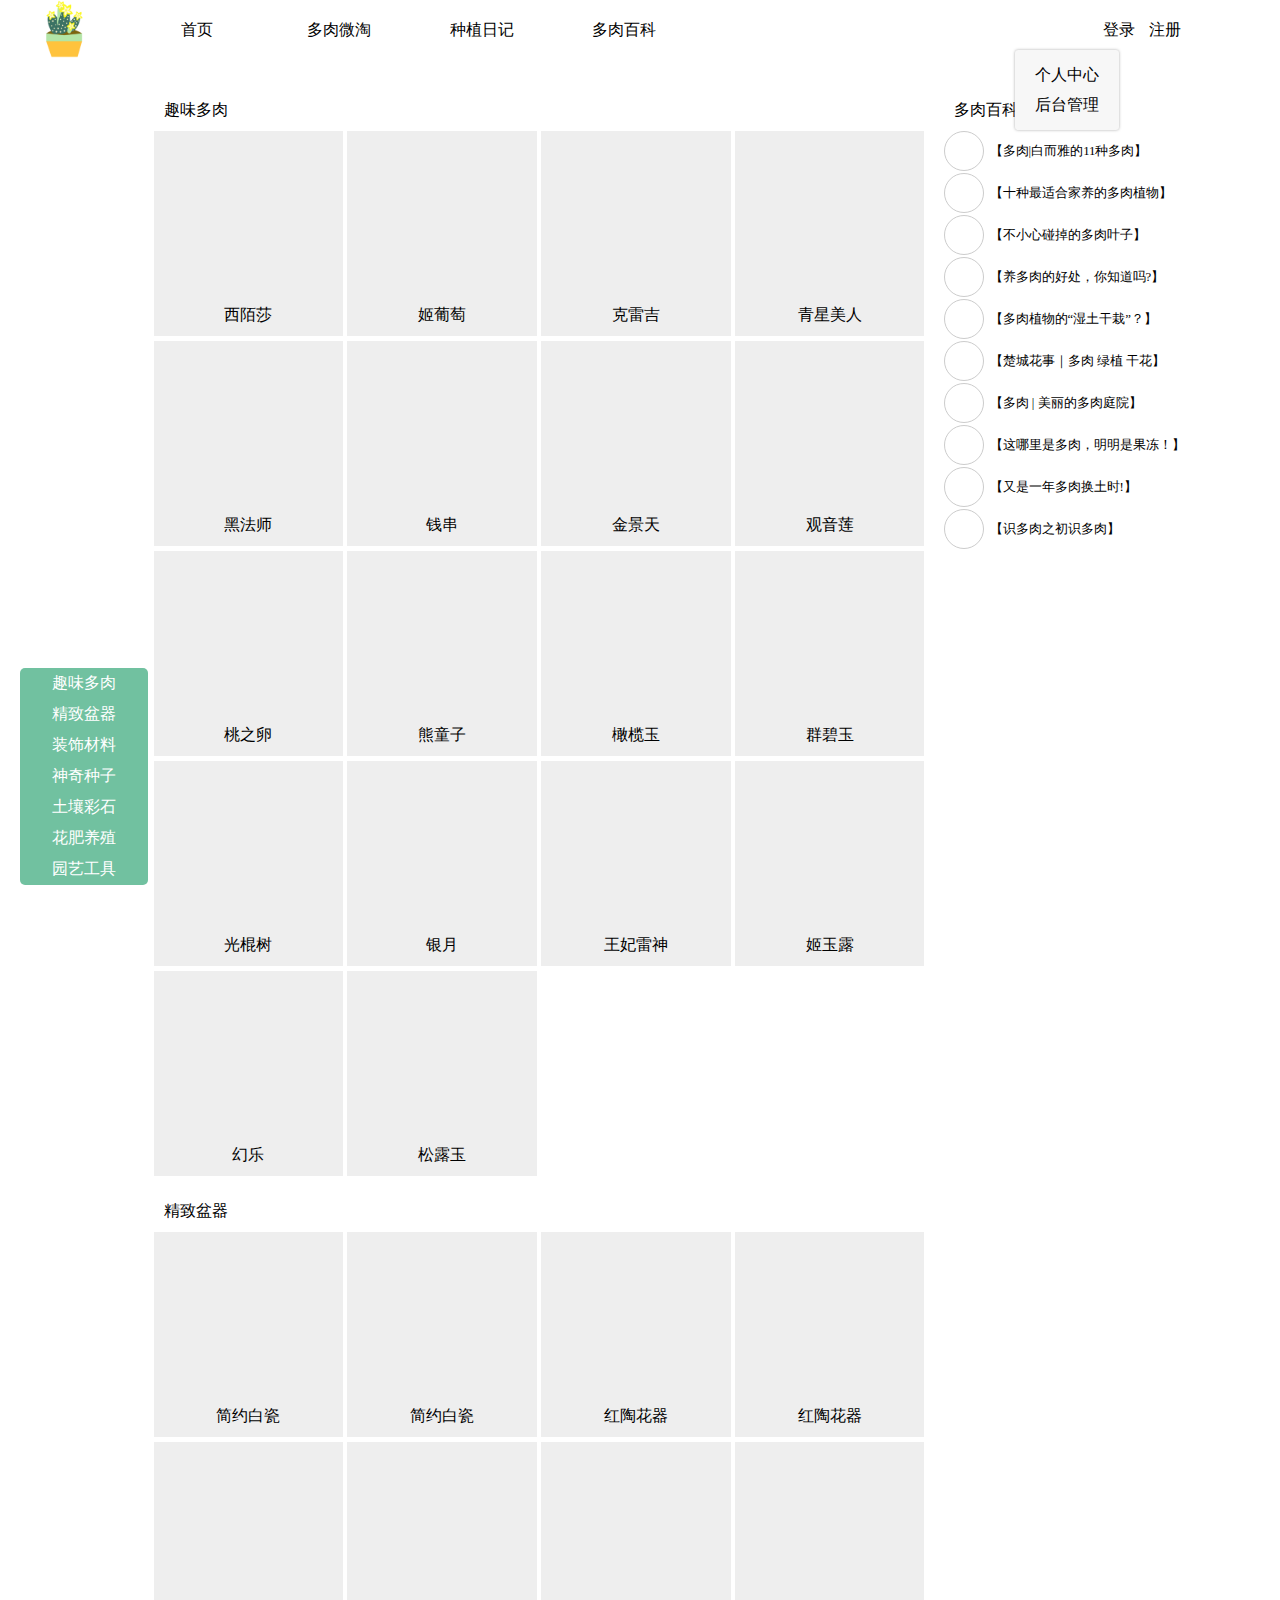
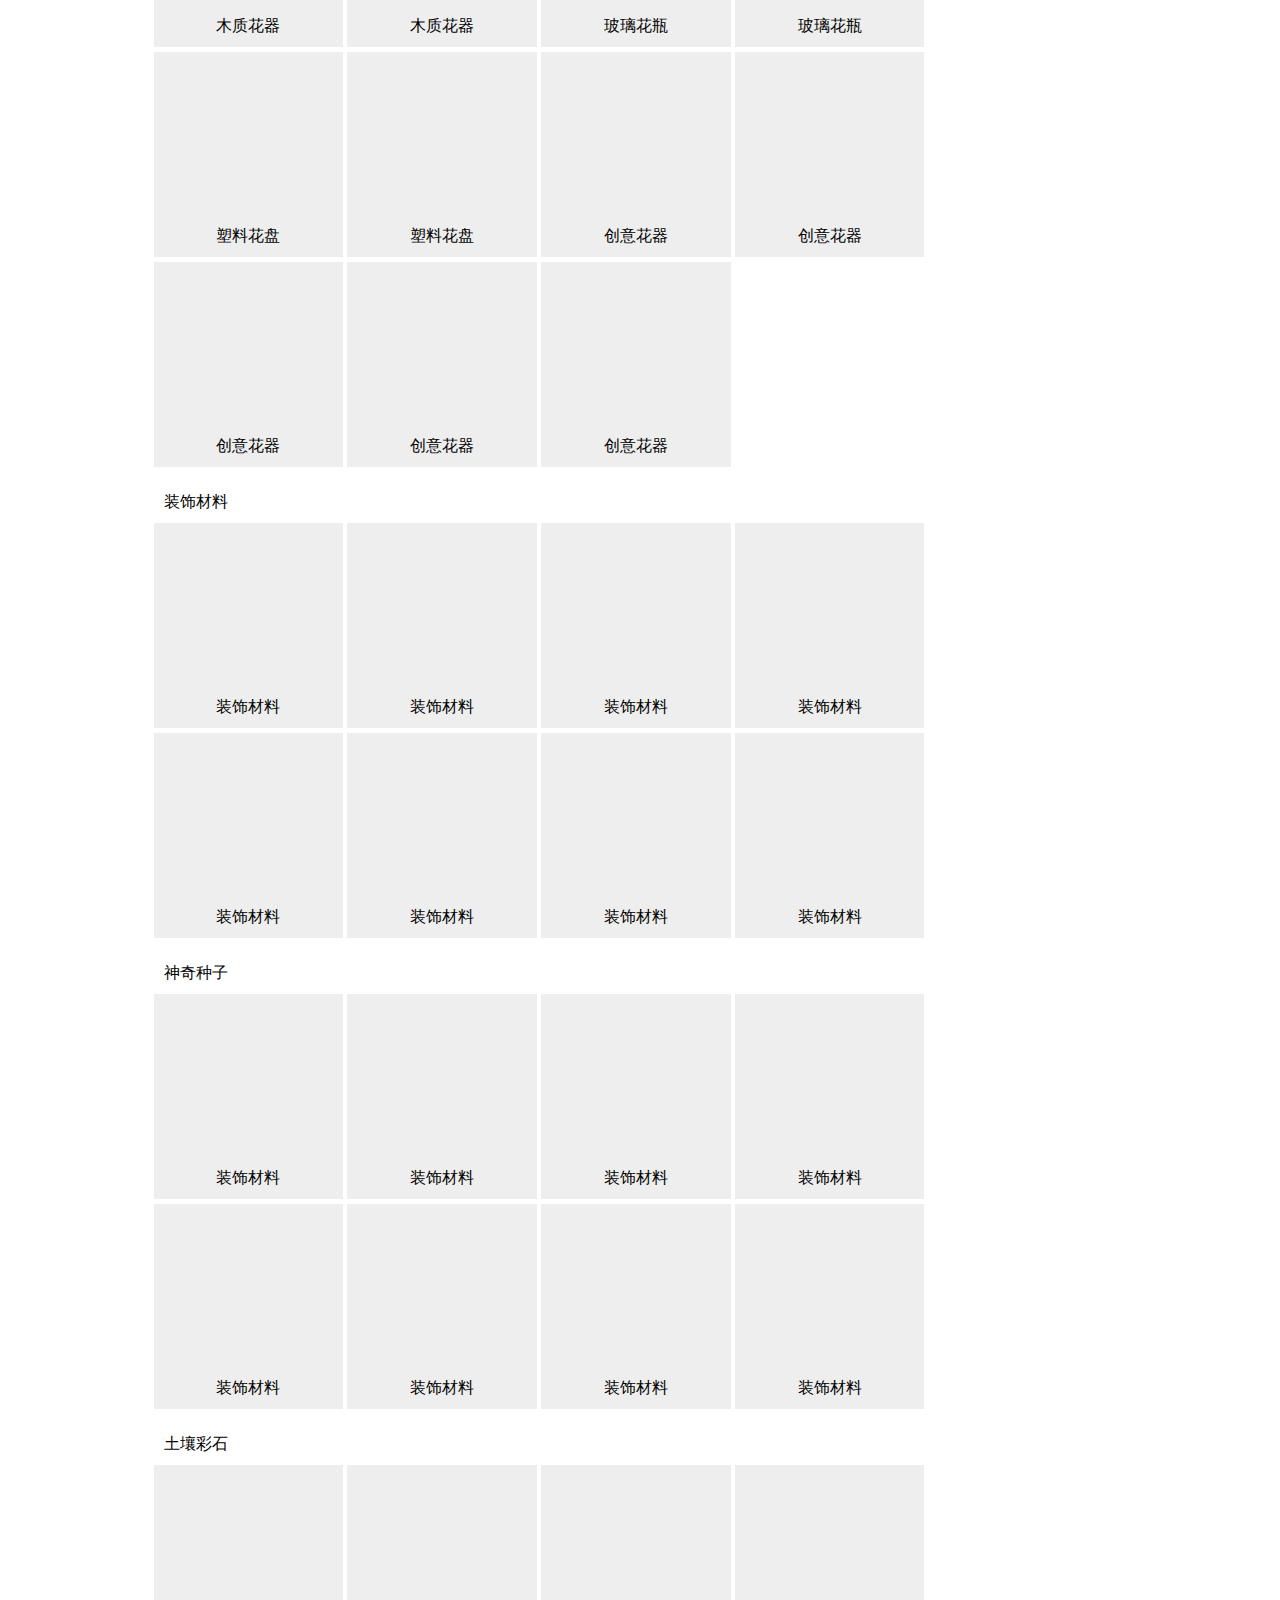
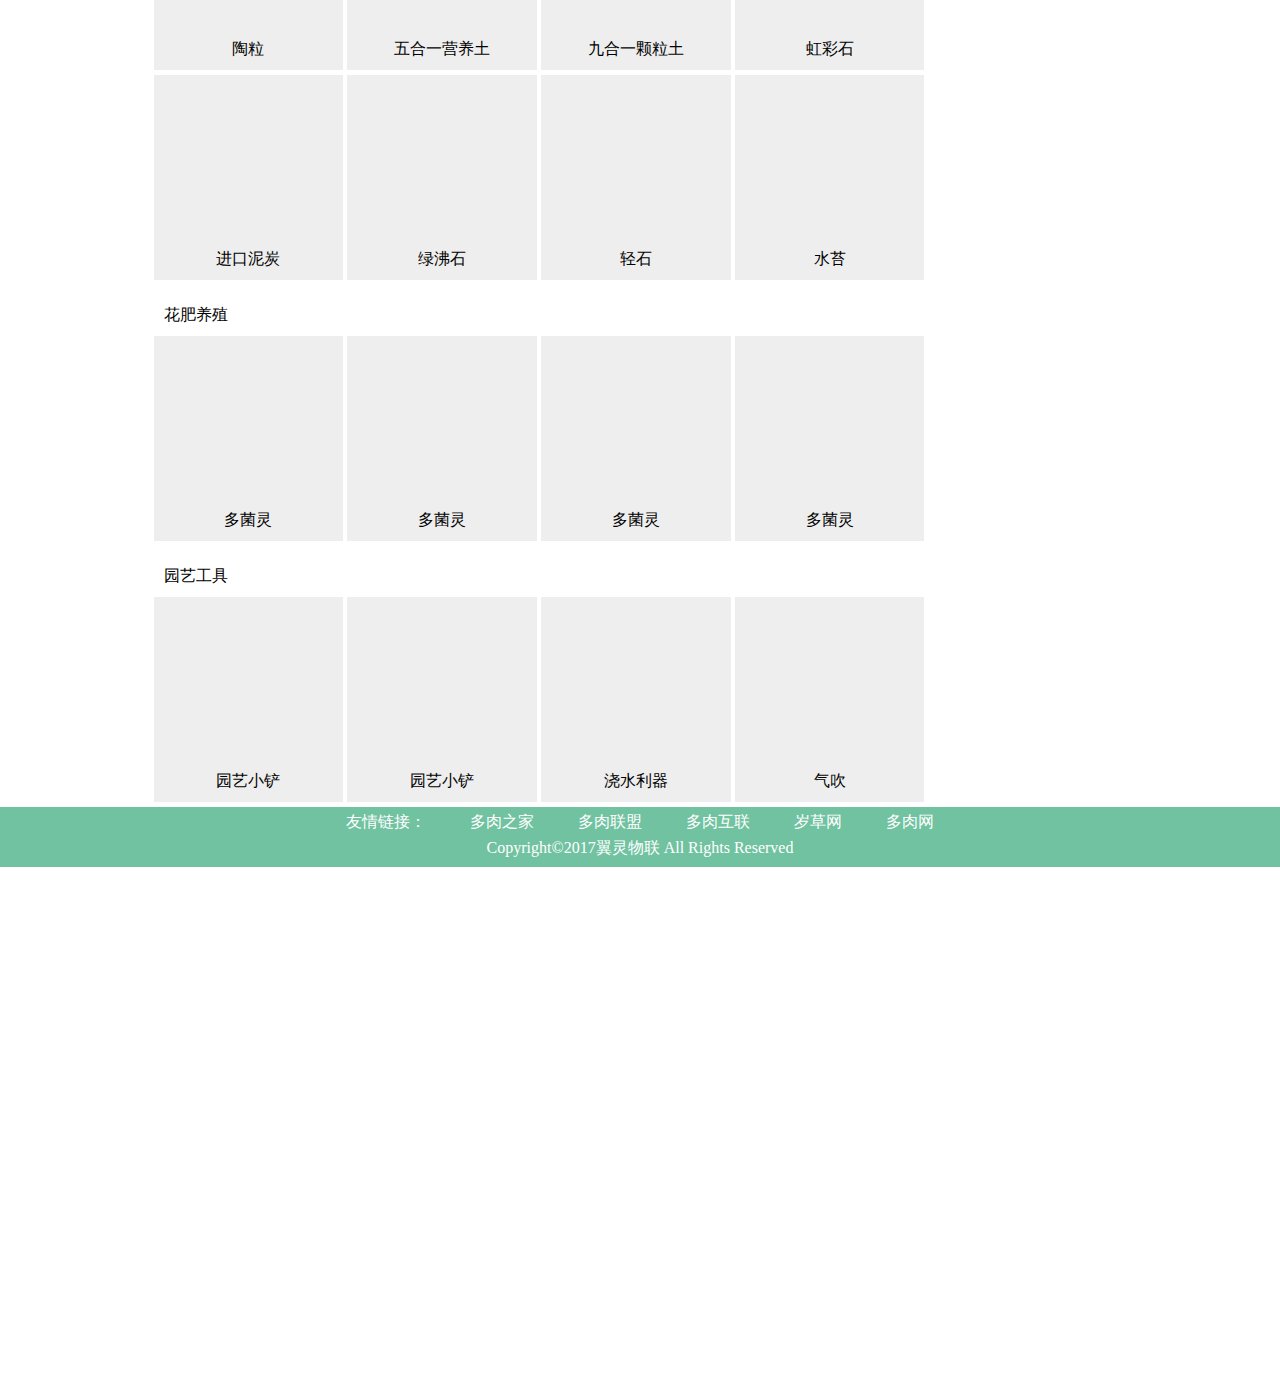
<file: index.html>
<!DOCTYPE html>
<html lang="en">
    <title>可爱多肉</title>
    <meta name="keywords" content="多肉、多肉植物"/>
    <head>
        <meta charset="UTF-8">
        <meta http-equiv="X-UA-Compatible" content="IE=edge,chrome=1"/>
        <meta name="description" content="萌肉，多肉植物的采集、鉴赏、讨论、种植、学习网站"/>
        <meta name="viewport" content="width=device-width,initial-scale=1.0,user-scalable=no,maximum-scale=1.0" />
        <link type="text/css" rel="stylesheet" href="css/common.css"/>
        <link type="text/css" rel="stylesheet" href="css/index.css"/>
        <style>
            .menu{
                position: absolute;
                top:0;
                left:0;
                width:100%;
            }
            .menu .menuspan,.menu .menuimg{
                display: inline-block;
                height:40px;
                line-height:40px;
                width:50%;
                float: left;
            }
            .menu .menuspan{
                padding-left:10px;
            }
            .menu .menuspan img{
                width:25px;

            }
            .menu .menuimg{
                text-align: right;
                padding-right:20px;
                padding-top:5px;
            }
            .menu .menuimg img{
                width:28px;
            }
            .menu .menuimg img:hover{
                -webkit-box-shadow: 0 0 1px #ccc;
                -moz-box-shadow: 0 0 1px #6ebf97;
                box-shadow:0 0 1px #6ebf97;
            }

            @media screen and (max-width: 600px){
                header{
                    width:100%;
                    height:40px;
                    background-color: #eeeeee;
                    border-bottom:1px solid #ccc;
                }
               header nav{
                    position: absolute;
                    z-index:100;
                    width:1500%;
                    top:40px;
                    left:0;
                }
                header nav ul{
                    width:100%;
                }
                header nav ul li{
                    width:100%;
                    height:30px;
                    line-height:30px;
                    padding-left:10px;
                    background-color:#eeeeee;
                }
                header nav ul li a{
                    display: inline-block;
                    color: #aaa;
                    font-size:14px;
                }
                header nav ul li:hover{
                    -webkit-box-shadow:  0 0  2px #aaa;
                    -moz-box-shadow:  0 0  2px #aaa;
                    box-shadow:  0 0  2px #aaa;
                    border-bottom: 1px #ddd solid;
                }
            }
        </style>
</head>
<body>
    <header>
        <div class="larmenu">
            <div class="logo">
                <a href="index.html"><img id="logo" src="img/logo.png"/></a>
            </div>
            <nav>
                <ul id="hful">
                    <li><a href="index.html">首页</a></li>
                    <li><a href="weitao.html" target="_blank">多肉微淘</a></li>
                    <li><a href="diary.html" target="_blank">种植日记</a></li>
                    <li><a href="baike.html" target="_blank">多肉百科</a></li>
                </ul>

                <ul id="hsul">
                    <!--改动-->
                    <li><a href="#"><img src="img/back.png"/></a></li>
                    <li><a href="login.html" target="_blank" id="rega">注册</a></li>
                    <li><a href="login.html" target="_blank" id="loga">登录</a></li>
                    <!--改动-->
                </ul>
                <ul id="togul">
                    <li><a href="personal.html">个人中心</a></li>
                    <li><a href="backstage.html">后台管理</a></li>
                </ul>
            </nav>
        </div>
    </header>
    <div id="headimg"  >
        <img src="img/1.jpg" alt="一不小心掉入多肉的坑"/>
    </div>
    <main>
        <aside id="left">
            <ul >
                <li ><a href="#duorou">趣味多肉</a></li>
                <li><a href="#penqi">精致盆器</a></li>
                <li><a href="#zhuangshi">装饰材料</a></li>
                <li><a href="#zhongzi">神奇种子</a></li>
                <li><a href="#turang">土壤彩石</a></li>
                <li><a href="#huafei">花肥养殖</a></li>
                <li><a href="#gongju">园艺工具</a></li>
            </ul>
        </aside>
        <section id="main">
            <!--section1 多肉-->
            <section id="duorou">
                <h4>趣味多肉</h4>
                <ul>
                    <li><a href="#"><figure><img src="img/j1.jpg" alt="仙女杯属西陌莎"/><figcaption>西陌莎</figcaption></figure></a></li>
                    <li><a href="#"><figure><img src="img/j2.jpg" alt="拟石莲花属姬葡萄"/><figcaption>姬葡萄</figcaption></figure></a></li>
                    <li><a href="#"><figure><img src="img/j3.jpg" alt="景天属克雷吉"/><figcaption>克雷吉</figcaption></figure></a></li>
                    <li><a href="#"><figure><img src="img/j4.jpg" alt="厚叶草属青星美人"/><figcaption>青星美人</figcaption></figure></a></li>
                    <li><a href="#"><figure><img src="img/j5.jpg" alt="莲花掌属黑法师"/><figcaption>黑法师</figcaption></figure></a></li>
                    <li><a href="#"><figure><img src="img/j6.jpg" alt="青锁龙属钱串"/><figcaption>钱串</figcaption></figure></a></li>
                    <li><a href="#"><figure><img src="img/j7.jpg" alt="伽蓝菜属金景天"/><figcaption>金景天</figcaption></figure></a></li>
                    <li><a href="#"><figure><img src="img/j8.jpg" alt="长生草属观音莲"/><figcaption>观音莲</figcaption></figure></a></li>
                    <li><a href="#"><figure><img src="img/j9.jpg" alt="风车草属桃之卵"/><figcaption>桃之卵</figcaption></figure></a></li>
                    <li><a href="#"><figure><img src="img/j10.jpg" alt="银波锦属熊童子"/><figcaption>熊童子</figcaption></figure></a></li>
                    <li><a href="#"><figure><img src="img/f1.jpg" alt="生石花属橄榄玉"/><figcaption>橄榄玉</figcaption></figure></a></li>
                    <li><a href="#"><figure><img src="img/f2.jpg" alt="肉锥花属群碧玉"/><figcaption>群碧玉</figcaption></figure></a></li>
                    <li><a href="#"><figure><img src="img/d1.jpg" alt="大戟属光棍树"/><figcaption>光棍树</figcaption></figure></a></li>
                    <li><a href="#"><figure><img src="img/ju1.jpg" alt="千里光属银月"/><figcaption>银月</figcaption></figure></a></li>
                    <li><a href="#"><figure><img src="img/l1.jpg" alt="龙舌兰属王妃雷神"/><figcaption>王妃雷神</figcaption></figure></a></li>
                    <li><a href="#"><figure><img src="img/b1.jpg" alt="十二卷属姬玉露"/><figcaption>姬玉露</figcaption></figure></a></li>
                    <li><a href="#"><figure><img src="img/x1.jpg" alt="老乐柱属幻乐"/><figcaption>幻乐</figcaption></figure></a></li>
                    <li><a href="#"><figure><img src="img/x2.jpg" alt="松露玉"/><figcaption>松露玉</figcaption></figure></a></li>
                </ul>
            </section>

            <!--section2 盆器-->
            <section id="penqi">
                <h4>精致盆器</h4>
                <ul>
                    <li><a href="#"><figure><img src="img/jian1.jpg" alt="简约白瓷"/><figcaption>简约白瓷</figcaption></figure></a></li>
                    <li><a href="#"><figure><img src="img/jian2.jpg" alt="简约白瓷"/><figcaption>简约白瓷</figcaption></figure></a></li>
                    <li><a href="#"><figure><img src="img/hong1.gif"   alt="红陶花器"/><figcaption>红陶花器</figcaption></figure></a></li>
                    <li><a href="#"><figure><img src="img/hong2.jpg" alt="红陶花器"/><figcaption>红陶花器</figcaption></figure></a></li>
                    <li><a href="#"><figure><img src="img/jian1.jpg" alt="木质花器"/><figcaption>木质花器</figcaption></figure></a></li>
                    <li><a href="#"><figure><img src="img/mu1.jpg" alt="木质花器"/><figcaption>木质花器</figcaption></figure></a></li>
                    <li><a href="#"><figure><img src="img/bo1.jpg" alt="玻璃花瓶"/><figcaption>玻璃花瓶</figcaption></figure></a></li>
                    <li><a href="#"><figure><img src="img/bo2.jpg" alt="玻璃花瓶"/><figcaption>玻璃花瓶</figcaption></figure></a></li>
                    <li><a href="#"><figure><img src="img/su1.jpg" alt="塑料花瓶"/><figcaption>塑料花盘</figcaption></figure></a></li>
                    <li><a href="#"><figure><img src="img/su2.jpg" alt="塑料花瓶"/><figcaption>塑料花盘</figcaption></figure></a></li>
                    <li><a href="#"><figure><img src="img/chuang1.jpg" alt="创意花器"/><figcaption>创意花器</figcaption></figure></a></li>
                    <li><a href="#"><figure><img src="img/chuang2.jpg" alt="创意花器"/><figcaption>创意花器</figcaption></figure></a></li>
                    <li><a href="#"><figure><img src="img/chuang3.jpg" alt="创意花器"/><figcaption>创意花器</figcaption></figure></a></li>
                    <li><a href="#"><figure><img src="img/chuang4.jpg" alt="创意花器"/><figcaption>创意花器</figcaption></figure></a></li>
                    <li><a href="#"><figure><img src="img/chuang5.jpg" alt="创意花器"/><figcaption>创意花器</figcaption></figure></a></li>
                </ul>
            </section>

            <!--section3 装饰-->
            <!--改-->
            <section id="zhuangshi">
                <h4>装饰材料</h4>
                <ul>
                    <li><a href="#"><figure><img src="img/zhuang1.jpg" alt="装饰材料"/><figcaption>装饰材料</figcaption></figure></a></li>
                    <li><a href="#"><figure><img src="img/zhuang2.jpg" alt="装饰材料"/><figcaption>装饰材料</figcaption></figure></a></li>
                    <li><a href="#"><figure><img src="img/zhuang3.jpg" alt="装饰材料"/><figcaption>装饰材料</figcaption></figure></a></li>
                    <li><a href="#"><figure><img src="img/zhuang1.jpg" alt="装饰材料"/><figcaption>装饰材料</figcaption></figure></a></li>
                    <li><a href="#"><figure><img src="img/zhuang1.jpg" alt="装饰材料"/><figcaption>装饰材料</figcaption></figure></a></li>
                    <li><a href="#"><figure><img src="img/zhuang1.jpg" alt="装饰材料"/><figcaption>装饰材料</figcaption></figure></a></li>
                    <li><a href="#"><figure><img src="img/zhuang1.jpg" alt="装饰材料"/><figcaption>装饰材料</figcaption></figure></a></li>
                    <li><a href="#"><figure><img src="img/zhuang1.jpg" alt="装饰材料"/><figcaption>装饰材料</figcaption></figure></a></li>
                </ul>

            </section>

            <!--section4 种子-->
            <!--改-->
            <section id="zhongzi">
                <h4>神奇种子</h4>
                <ul>
                    <li><a href="#"><figure><img src="img/zhuang1.jpg" alt="神奇种子"/><figcaption>装饰材料</figcaption></figure></a></li>
                    <li><a href="#"><figure><img src="img/zhuang2.jpg" alt="神奇种子" /><figcaption>装饰材料</figcaption></figure></a></li>
                    <li><a href="#"><figure><img src="img/zhuang3.jpg" alt="神奇种子" /><figcaption>装饰材料</figcaption></figure></a></li>
                    <li><a href="#"><figure><img src="img/zhuang1.jpg" alt="神奇种子"/><figcaption>装饰材料</figcaption></figure></a></li>
                    <li><a href="#"><figure><img src="img/zhuang1.jpg" alt="神奇种子"/><figcaption>装饰材料</figcaption></figure></a></li>
                    <li><a href="#"><figure><img src="img/zhuang1.jpg" alt="神奇种子"/><figcaption>装饰材料</figcaption></figure></a></li>
                    <li><a href="#"><figure><img src="img/zhuang1.jpg" alt="神奇种子"/><figcaption>装饰材料</figcaption></figure></a></li>
                    <li><a href="#"><figure><img src="img/zhuang1.jpg" alt="神奇种子"/><figcaption>装饰材料</figcaption></figure></a></li>
                </ul>


            </section>

            <!--section5 土壤-->
            <section id="turang">
                <h4>土壤彩石</h4>
                <ul>
                    <li><a href="#"><figure><img src="img/tao1.jpg" alt="陶粒"/><figcaption>陶粒</figcaption></figure></a></li>
                    <li><a href="#"><figure><img src="img/wu1.jpg" alt="五合一营养土"/><figcaption>五合一营养土</figcaption></figure></a></li>
                    <li><a href="#"><figure><img src="img/jiu1.jpg" alt="九合一颗粒土"/><figcaption>九合一颗粒土</figcaption></figure></a></li>
                    <li><a href="#"><figure><img src="img/honcai1.jpg" alt="虹彩石"/><figcaption>虹彩石</figcaption></figure></a></li>
                    <li><a href="#"><figure><img src="img/jin1.jpg" alt="进口泥炭"/><figcaption>进口泥炭</figcaption></figure></a></li>
                    <li><a href="#"><figure><img src="img/lv1.jpg" alt="绿沸石"/><figcaption>绿沸石</figcaption></figure></a></li>
                    <li><a href="#"><figure><img src="img/qing1.jpg" alt="轻石"/><figcaption>轻石</figcaption></figure></a></li>
                    <li><a href="#"><figure><img src="img/shui1.jpg" alt="水苔"/><figcaption>水苔</figcaption></figure></a></li>
                </ul>
            </section>

            <!--section6 花肥-->
            <section id="huafei">
                <h4>花肥养殖</h4>
                    <ul>
                        <li><a href="#"><figure><img src="img/duo1.jpg" alt="多菌灵"/><figcaption>多菌灵</figcaption></figure></a></li>
                        <li><a href="#"><figure><img src="img/sheng1.jpg" alt="生根剂"/><figcaption>多菌灵</figcaption></figure></a></li>
                        <li><a href="#"><figure><img src="img/mian1.jpg" alt="灭虫剂"/><figcaption>多菌灵</figcaption></figure></a></li>
                        <li><a href="#"><figure><img src="img/huan1.jpg" alt="缓释剂"/><figcaption>多菌灵</figcaption></figure></a></li>
                    </ul>

            </section>

            <!--section7 工具-->
            <section id="gongju">
                <h4>园艺工具</h4>
                <ul>
                    <li><a href="#"><figure><img src="img/yuan1.jpg" alt="园艺小铲"/><figcaption>园艺小铲</figcaption></figure></a></li>
                    <li><a href="#"><figure><img src="img/yuan2.jpg" alt="园艺小铲"/><figcaption>园艺小铲</figcaption></figure></a></li>
                    <li><a href="#"><figure><img src="img/jiao1.jpg" alt="浇水利器"/><figcaption>浇水利器</figcaption></figure></a></li>
                    <li><a href="#"><figure><img src="img/qi1.jpg" alt="气吹"/><figcaption>气吹</figcaption></figure></a></li>

                </ul>
            </section>

        </section>
        <aside id="right">
            <h4>多肉百科</h4>
            <ul>
                <li><a href="http://yidianzixun.com/n/0Fansmyr?s=9&appid=design"><span class="spanimg"><img src="img/w1.jpeg" alt="文章1"/></span><span class="spantitle">【多肉|白而雅的11种多肉】</span></a></li>
                <li><a href="http://yidianzixun.com/n/0Fmb58AA?s=9&appid=design"><span class="spanimg"><img src="img/w2.jpeg" alt="文章2"/></span><span class="spantitle">【十种最适合家养的多肉植物】</span></a></li>
                <li><a href="http://yidianzixun.com/n/0FiJQdyM?s=9&appid=design"><span class="spanimg"><img src="img/w3.jpeg" alt="文章3"/></span><span class="spantitle">【不小心碰掉的多肉叶子】</span></a></li>
                <li><a href="http://yidianzixun.com/n/0FcLkWWx?s=9&appid=design"><span class="spanimg"><img src="img/w4.jpeg" alt="文章4"/></span><span class="spantitle">【养多肉的好处，你知道吗?】</span></a></li>
                <li><a href="http://yidianzixun.com/n/0FmkWNp7?s=9&appid=design"><span class="spanimg"><img src="img/w5.jpeg" alt="文章5"/></span><span class="spantitle">【多肉植物的“湿土干栽”？】</span></a></li>
                <li><a href="http://yidianzixun.com/n/0F3mUwN2?s=9&appid=design"><span class="spanimg"><img src="img/w6.jpeg" alt="文章6"/></span><span class="spantitle">【楚城花事｜多肉 绿植 干花】</span></a></li>
                <li><a href="http://yidianzixun.com/n/0FMDSpF0?s=9&appid=design"><span class="spanimg"><img src="img/w7.jpeg" alt="文章7"/></span><span class="spantitle">【多肉 | 美丽的多肉庭院】</span></a></li>
                <li><a href="http://yidianzixun.com/n/0F9vm8c6?s=9&appid=design"><span class="spanimg"><img src="img/w8.jpeg" alt="文章8"/></span><span class="spantitle">【这哪里是多肉，明明是果冻！】</span></a></li>
                <li><a href="http://yidianzixun.com/n/0Fk2ZkLM?s=9&appid=design"><span class="spanimg"><img src="img/w9.jpeg" alt="文章9"/></span><span class="spantitle">【又是一年多肉换土时!】</span></a></li>
                <li><a href="http://yidianzixun.com/n/0Fm4W8go?s=9&appid=design"><span class="spanimg"><img src="img/w10.jpeg" alt="文章10"/></span><span class="spantitle">【识多肉之初识多肉】</span></a></li>

            </ul>
        </aside>
    </main>
    <footer>
        <ul>
            <li><span>友情链接：</span></li>
            <li><a href="http://www.drzj.net/">多肉之家</a></li>
            <li><a href="http://www.drlmeng.com/">多肉联盟</a></li>
            <li><a href="http://pifa.duoroucn.com/">多肉互联</a></li>
            <li><a href="http://www.suicao.com/">岁草网</a></li>
            <li><a href="http://droooo.com/">多肉网</a></li>
        </ul>
        <p>Copyright&copy;2017翼灵物联 All Rights Reserved</p>
    </footer>
    <script src="js/jquery-3.1.1.min.js"></script>
    <script src="js/index.js"></script>
</body>
</html>
</file>
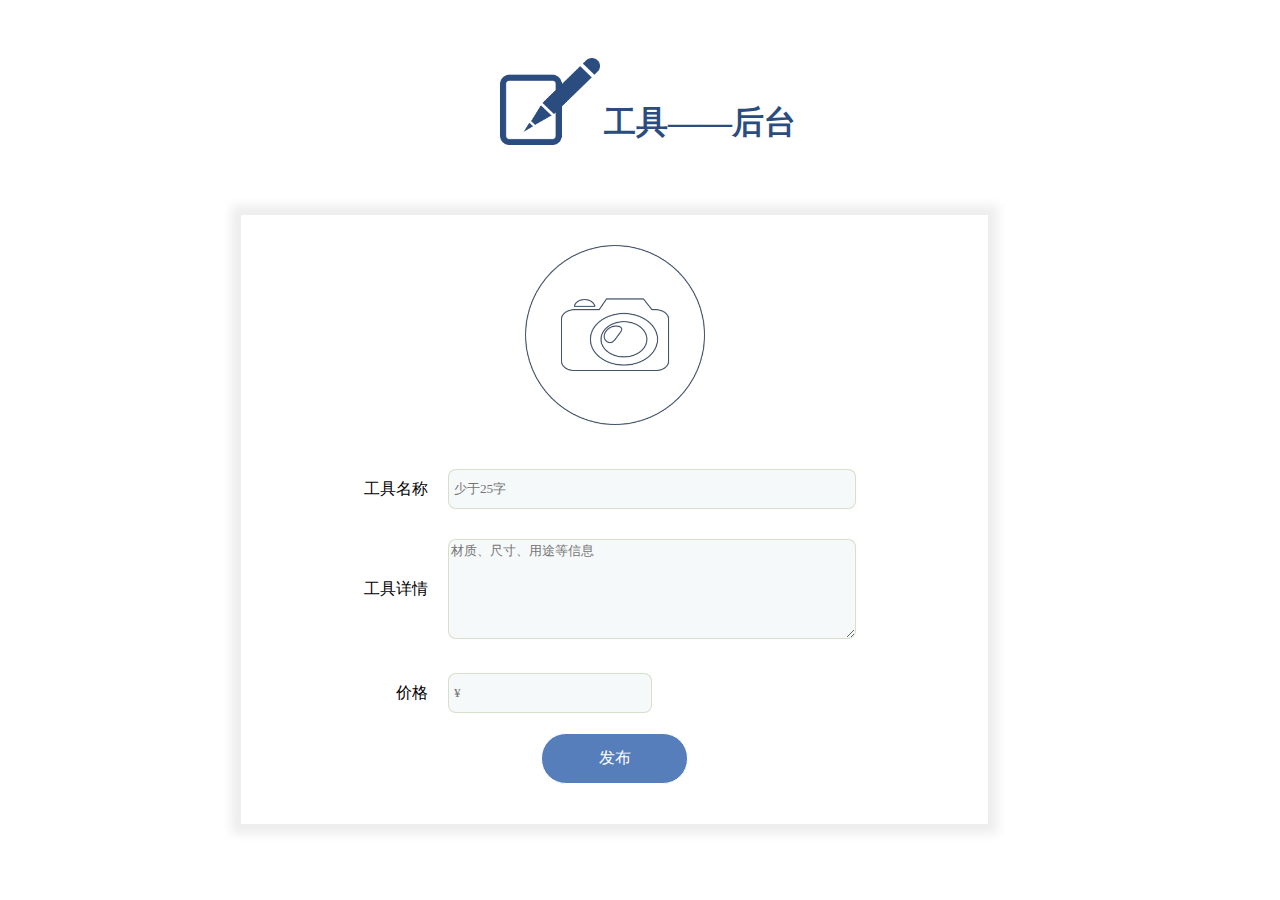
<file: backgongju.html>
<!DOCTYPE html>
<html lang="en">
<head>
    <meta charset="UTF-8">
    <meta name="viewport" content="width=device-width, initial-scale=1.0"><!--Responsive layout：响应式布局-->
    <link rel="stylesheet" type="text/css" href="css/normal.css">
    <link rel="stylesheet" type="text/css" href="css/fabu.css">
    <title>工具——后台</title>
</head>
<body>

<!--所有内容-->
<div style="max-width: 1400px;margin: 0 auto;">
    <!--主体开始-->
    <div class="issuemain">
        <div class="row1">
            <div class="col-12 tit">
                <img  src="img/fabu.png"/>
                <span>工具——后台</span>
            </div>
        </div>

        <div class="row2  content">
            <div class="col-2 blank"></div>
            <div class="col-7 formmain">
                <div class="row3">
                    <div class="col-12 upload">
                        <img src="img/upload.png"/>
                    </div>
                    <div class="col-12 table">
                        <form name="form1" action="" method="post">
                            <div class="col-3 span">
                                <span>工具名称</span>
                            </div>
                            <div class="col-9">
                                <input id="text1" onclick="document.getElementById('text1').style.backgroundColor='#fff'" class="input1" type="text" size="25" placeholder="少于25字"/>
                            </div>
                        </form>
                        <div id="textarea">
                            <div class="col-3 span">
                                <span>工具详情</span>
                            </div>
                            <div class="col-9">
                                <textarea id="text2" onclick="document.getElementById('text2').style.backgroundColor='#fff'" class="input1" rows="5" placeholder="材质、尺寸、用途等信息"></textarea>
                            </div>
                        </div>
                        <form name="form1">
                            <div class="col-3 span">
                                <span>价格</span>
                            </div>
                            <div class="col-9">
                                <input  id="text4" onclick="document.getElementById('text4').style.backgroundColor='#fff'" class="input2" type="text"  placeholder="&yen; "/>
                            </div>
                        </form>
                        <div class="submit">
                            <button value="agree">发布</button>
                        </div>

                    </div>
                </div>
            </div>
            <div class="col-3">

            </div>
        </div>

    </div>

</div>

</body>
</html>
</file>
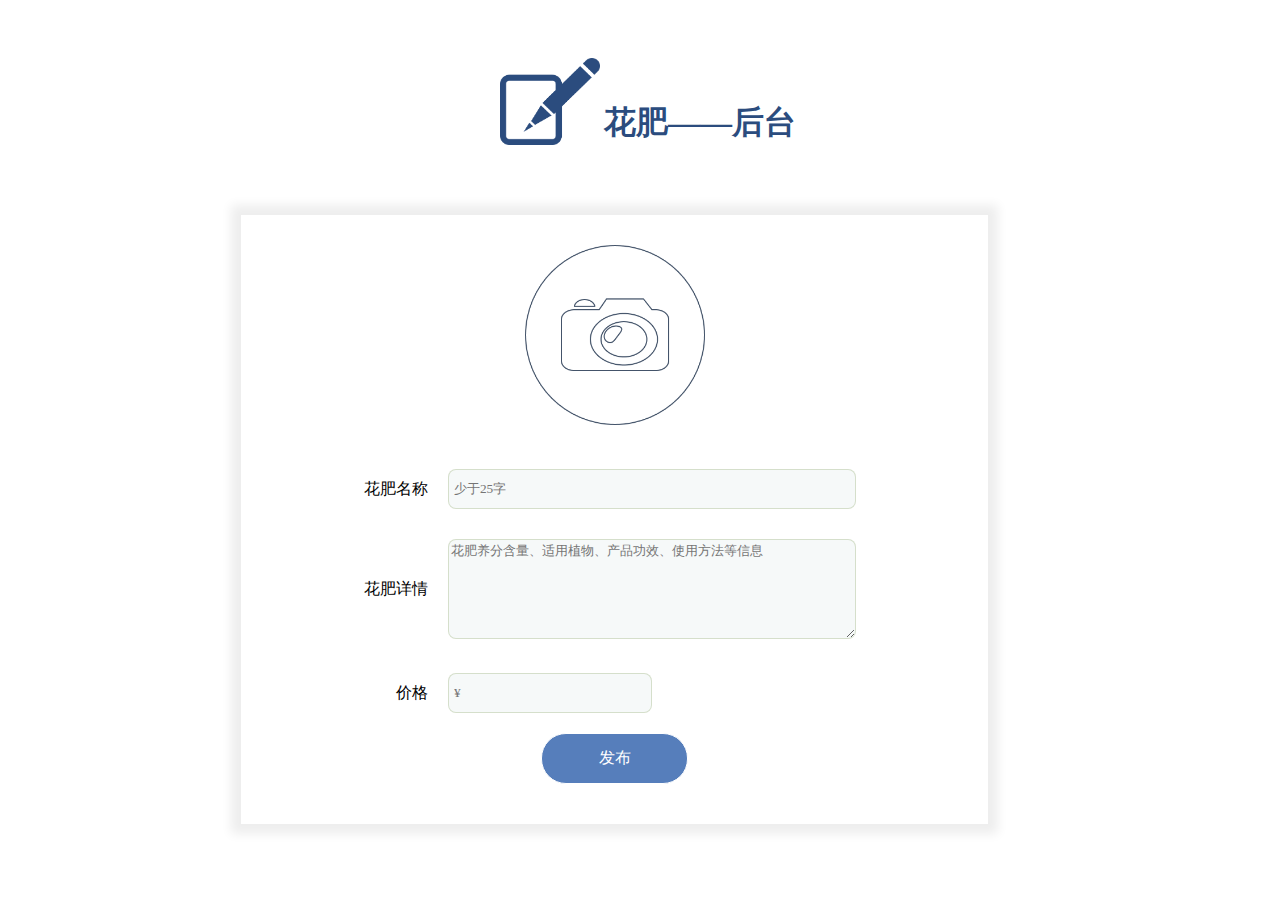
<file: backhuafei.html>
<!DOCTYPE html>
<html lang="en">
<head>
    <meta charset="UTF-8">
    <meta name="viewport" content="width=device-width, initial-scale=1.0"><!--Responsive layout：响应式布局-->
    <link rel="stylesheet" type="text/css" href="css/normal.css">
    <link rel="stylesheet" type="text/css" href="css/fabu.css">
    <title>花肥——后台</title>
</head>
<body>

<!--所有内容-->
<div style="max-width: 1400px;margin: 0 auto;">
    <!--主体开始-->
    <div class="issuemain">
        <div class="row1">
            <div class="col-12 tit">
                <img  src="img/fabu.png"/>
                <span>花肥——后台</span>
            </div>
        </div>

        <div class="row2  content">
            <div class="col-2 blank"></div>
            <div class="col-7 formmain">
                <div class="row3">
                    <div class="col-12 upload">
                        <img src="img/upload.png"/>
                    </div>
                    <div class="col-12 table">
                        <form name="form1" action="" method="post">
                            <div class="col-3 span">
                                <span>花肥名称</span>
                            </div>
                            <div class="col-9">
                                <input id="text1" onclick="document.getElementById('text1').style.backgroundColor='#fff'" class="input1" type="text" size="25" placeholder="少于25字"/>
                            </div>
                        </form>
                        <div id="textarea">
                            <div class="col-3 span">
                                <span>花肥详情</span>
                            </div>
                            <div class="col-9">
                                <textarea id="text2" onclick="document.getElementById('text2').style.backgroundColor='#fff'" class="input1" rows="5" placeholder="花肥养分含量、适用植物、产品功效、使用方法等信息"></textarea>
                            </div>
                        </div>
                        <form name="form1">
                            <div class="col-3 span">
                                <span>价格</span>
                            </div>
                            <div class="col-9">
                                <input  id="text4" onclick="document.getElementById('text4').style.backgroundColor='#fff'" class="input2" type="text"  placeholder="&yen; "/>
                            </div>
                        </form>
                        <div class="submit">
                            <button value="agree">发布</button>
                        </div>

                    </div>
                </div>
            </div>
            <div class="col-3">

            </div>
        </div>

    </div>

</div>

</body>
</html>
</file>
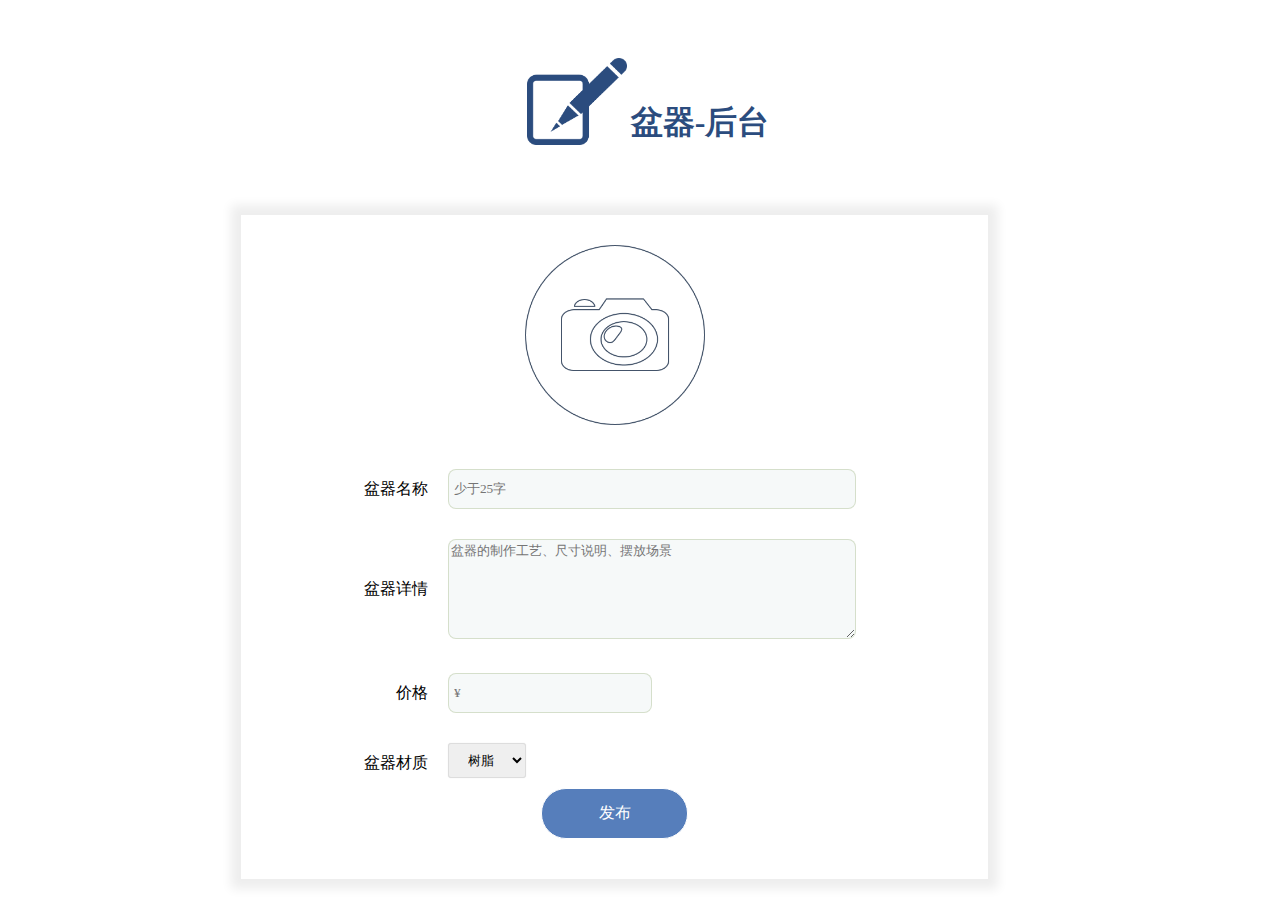
<file: backpenqi.html>
<!DOCTYPE html>
<html lang="en">
<head>
    <meta charset="UTF-8">
    <meta name="viewport" content="width=device-width, initial-scale=1.0"><!--Responsive layout：响应式布局-->
    <link rel="stylesheet" type="text/css" href="css/normal.css">
    <link rel="stylesheet" type="text/css" href="css/fabu.css">
    <title>盆器——后台</title>
</head>
<body>

<!--所有内容-->
<div style="max-width: 1400px;margin: 0 auto;">
<!--主体开始-->
<div class="issuemain">
      <div class="row1">
          <div class="col-12 tit">
              <img  src="img/fabu.png"/>
              <span>盆器-后台</span>
          </div>
      </div>

    <div class="row2  content">
        <div class="col-2 blank"></div>
        <div class="col-7 formmain">
            <div class="row3">
                <div class="col-12 upload">
                    <img src="img/upload.png"/>
                </div>
                <div class="col-12 table">
                    <form name="form1" action="" method="post">
                        <div class="col-3 span">
                            <span>盆器名称</span>
                        </div>
                        <div class="col-9">
                            <input id="text1" onclick="document.getElementById('text1').style.backgroundColor='#fff'" class="input1" type="text" size="25" placeholder="少于25字"/>
                        </div>
                    </form>
                    <div id="textarea">
                        <div class="col-3 span">
                            <span>盆器详情</span>
                        </div>
                        <div class="col-9">
                            <textarea id="text2" onclick="document.getElementById('text2').style.backgroundColor='#fff'" class="input1" rows="5" placeholder="盆器的制作工艺、尺寸说明、摆放场景"></textarea>
                        </div>
                    </div>
                    <form name="form1">
                        <div class="col-3 span">
                            <span>价格</span>
                        </div>
                        <div class="col-9">
                            <input  id="text4" onclick="document.getElementById('text4').style.backgroundColor='#fff'" class="input2" type="text"  placeholder="&yen; "/>
                        </div>
                        <div class="col-3 span">
                            <span>盆器材质</span>
                        </div>
                        <div class="col-9">
                            <select>
                                <option>树脂</option>
                                <option>玻璃</option>
                                <option>陶瓷</option>
                                <option>木料</option>
                            </select>
                        </div>
                    </form>
                    <div class="submit">
                        <button value="agree">发布</button>
                    </div>

                </div>
            </div>
        </div>
        <div class="col-3">

        </div>
    </div>

</div>

</div>

</body>
</html>
</file>
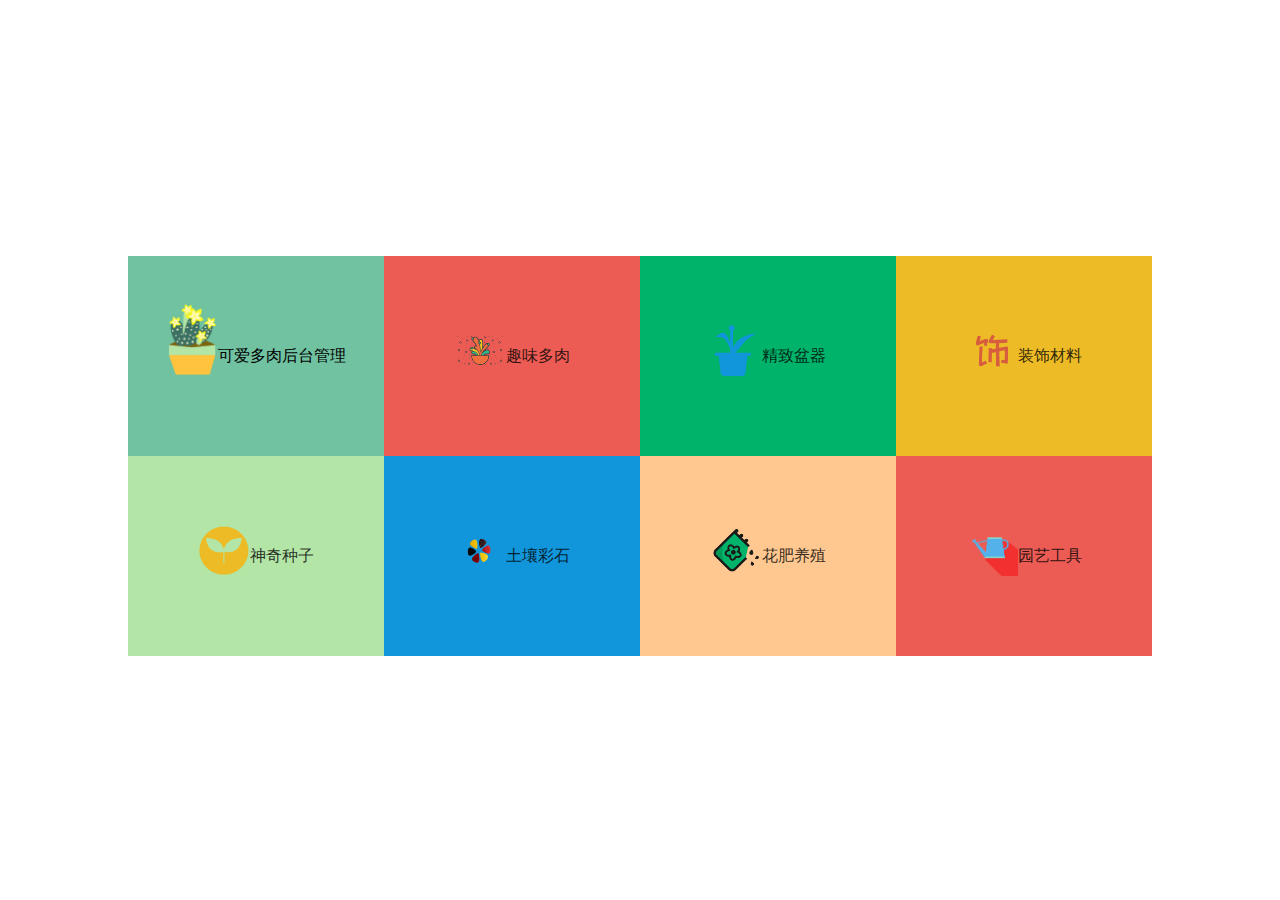
<file: backstage.html>
<!DOCTYPE html>
<html lang="en">
<head>
    <meta charset="UTF-8">
    <title>后台管理</title>
    <link rel="stylesheet" type="text/css" href="css/backstage.css"/>
    <link rel="stylesheet" type="text/css" href="css/common.css"/>
</head>
<body>
    <ul class="clearfloat">
        <li><img src="img/logo.png"/>可爱多肉后台管理</li>
        <li><a href="#"><img src="img/b1.png"/>趣味多肉</a></li>
        <li><a href="#"><img src="img/b2.png"/>精致盆器</a></li>
        <li><a href="#"><img src="img/b3.png"/>装饰材料</a></li>
        <li><a href="#"><img src="img/b4.png"/>神奇种子</a></li>
        <li><a href="#"><img src="img/b5.png"/>土壤彩石</a></li>
        <li><a href="#"><img src="img/b6.png"/>花肥养殖</a></li>
        <li><a href="#"><img src="img/b7.png"/>园艺工具</a></li>
    </ul>
</body>
</html>
</file>
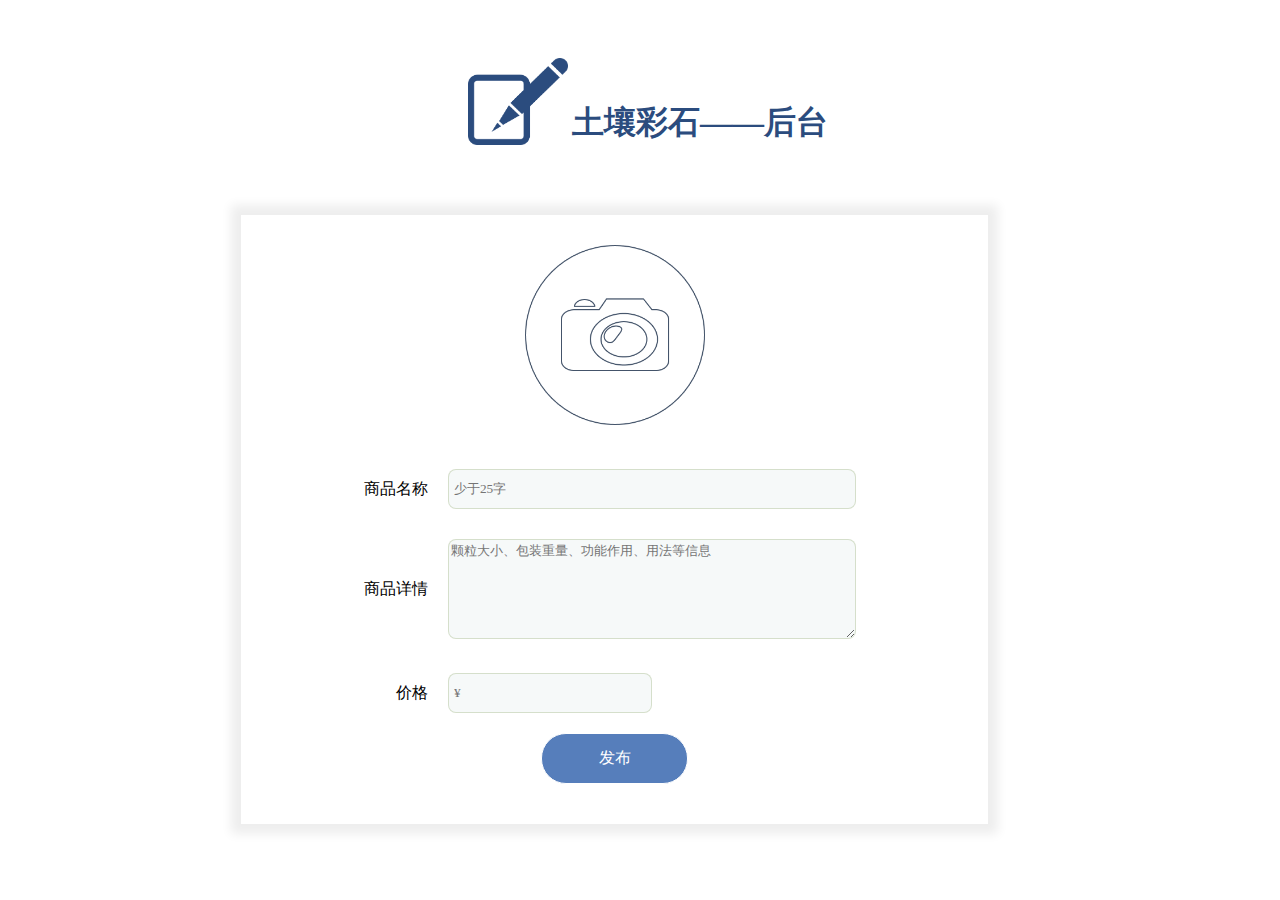
<file: backturang.html>
<!DOCTYPE html>
<html lang="en">
<head>
    <meta charset="UTF-8">
    <meta name="viewport" content="width=device-width, initial-scale=1.0"><!--Responsive layout：响应式布局-->
    <link rel="stylesheet" type="text/css" href="css/normal.css">
    <link rel="stylesheet" type="text/css" href="css/fabu.css">
    <title>土壤彩石——后台</title>
</head>
<body>

<!--所有内容-->
<div style="max-width: 1400px;margin: 0 auto;">
    <!--主体开始-->
    <div class="issuemain">
        <div class="row1">
            <div class="col-12 tit">
                <img  src="img/fabu.png"/>
                <span>土壤彩石——后台</span>
            </div>
        </div>

        <div class="row2  content">
            <div class="col-2 blank"></div>
            <div class="col-7 formmain">
                <div class="row3">
                    <div class="col-12 upload">
                        <img src="img/upload.png"/>
                    </div>
                    <div class="col-12 table">
                        <form name="form1" action="" method="post">
                            <div class="col-3 span">
                                <span>商品名称</span>
                            </div>
                            <div class="col-9">
                                <input id="text1" onclick="document.getElementById('text1').style.backgroundColor='#fff'" class="input1" type="text" size="25" placeholder="少于25字"/>
                            </div>
                        </form>
                        <div id="textarea">
                            <div class="col-3 span">
                                <span>商品详情</span>
                            </div>
                            <div class="col-9">
                                <textarea id="text2" onclick="document.getElementById('text2').style.backgroundColor='#fff'" class="input1" rows="5" placeholder="颗粒大小、包装重量、功能作用、用法等信息"></textarea>
                            </div>
                        </div>
                        <form name="form1">
                            <div class="col-3 span">
                                <span>价格</span>
                            </div>
                            <div class="col-9">
                                <input  id="text4" onclick="document.getElementById('text4').style.backgroundColor='#fff'" class="input2" type="text"  placeholder="&yen; "/>
                            </div>
                        </form>
                        <div class="submit">
                            <button value="agree">发布</button>
                        </div>

                    </div>
                </div>
            </div>
            <div class="col-3">

            </div>
        </div>

    </div>

</div>

</body>
</html>
</file>
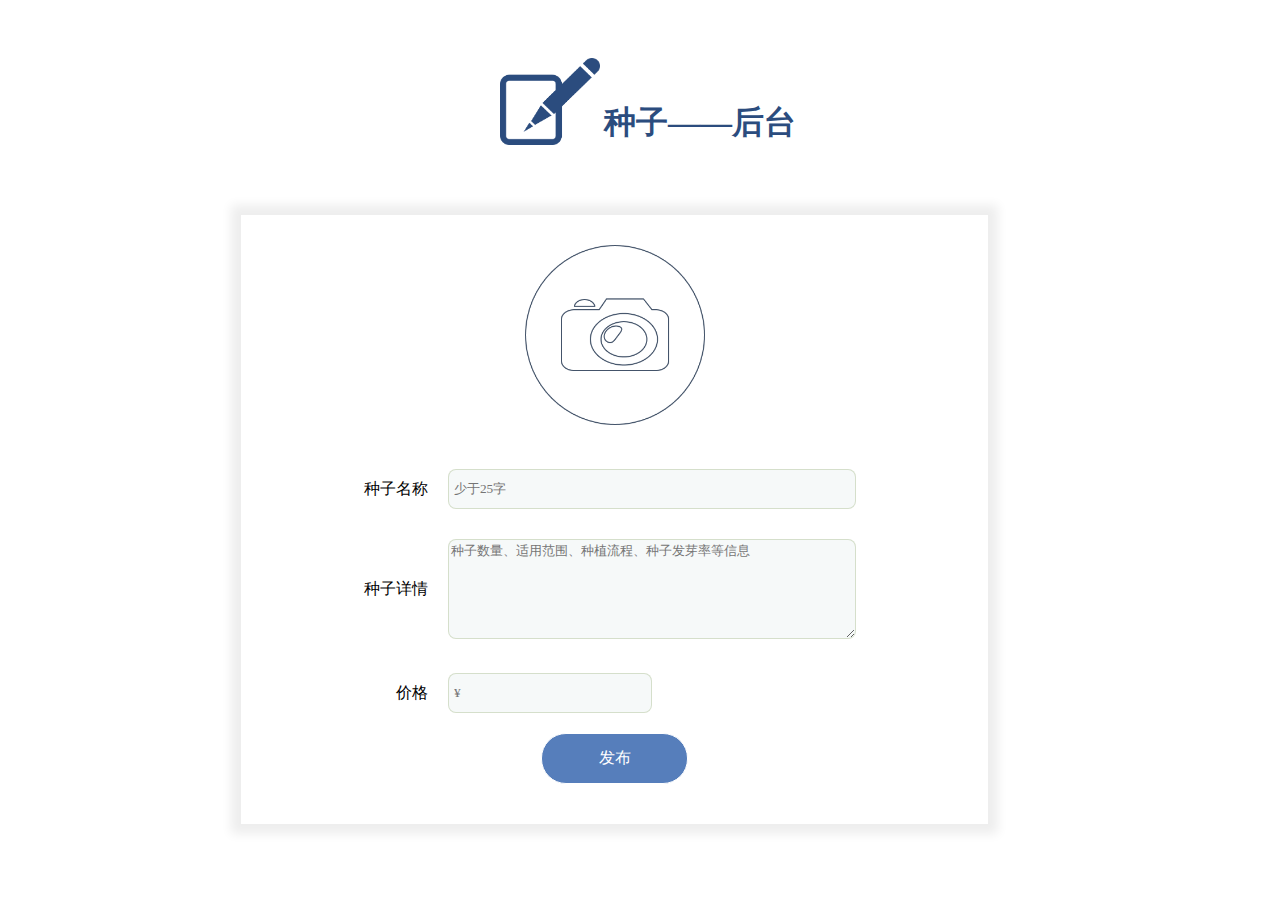
<file: backzhongzi.html>
<!DOCTYPE html>
<html lang="en">
<head>
    <meta charset="UTF-8">
    <title>种子——后台</title>
    <link rel="stylesheet" type="text/css" href="css/normal.css">
    <link rel="stylesheet" type="text/css" href="css/fabu.css">
</head>
<body>

<!--所有内容-->
<div style="max-width: 1400px;margin: 0 auto;">
    <!--主体开始-->
    <div class="issuemain">
        <div class="row1">
            <div class="col-12 tit">
                <img  src="img/fabu.png"/>
                <span>种子——后台</span>
            </div>
        </div>

        <div class="row2  content">
            <div class="col-2 blank"></div>
            <div class="col-7 formmain">
                <div class="row3">
                    <div class="col-12 upload">
                        <img src="img/upload.png"/>
                    </div>
                    <div class="col-12 table">
                        <form name="form1" action="" method="post">
                            <div class="col-3 span">
                                <span>种子名称</span>
                            </div>
                            <div class="col-9">
                                <input id="text1" onclick="document.getElementById('text1').style.backgroundColor='#fff'" class="input1" type="text" size="25" placeholder="少于25字"/>
                            </div>
                        </form>
                        <div id="textarea">
                            <div class="col-3 span">
                                <span>种子详情</span>
                            </div>
                            <div class="col-9">
                                <textarea id="text2" onclick="document.getElementById('text2').style.backgroundColor='#fff'" class="input1" rows="5" placeholder="种子数量、适用范围、种植流程、种子发芽率等信息"></textarea>
                            </div>
                        </div>
                        <form name="form1">
                            <div class="col-3 span">
                                <span>价格</span>
                            </div>
                            <div class="col-9">
                                <input  id="text4" onclick="document.getElementById('text4').style.backgroundColor='#fff'" class="input2" type="text"  placeholder="&yen; "/>
                            </div>
                        </form>
                        <div class="submit">
                            <button value="agree">发布</button>
                        </div>

                    </div>
                </div>
            </div>
            <div class="col-3">

            </div>
        </div>

    </div>

</div>

</body>

</html>
</file>
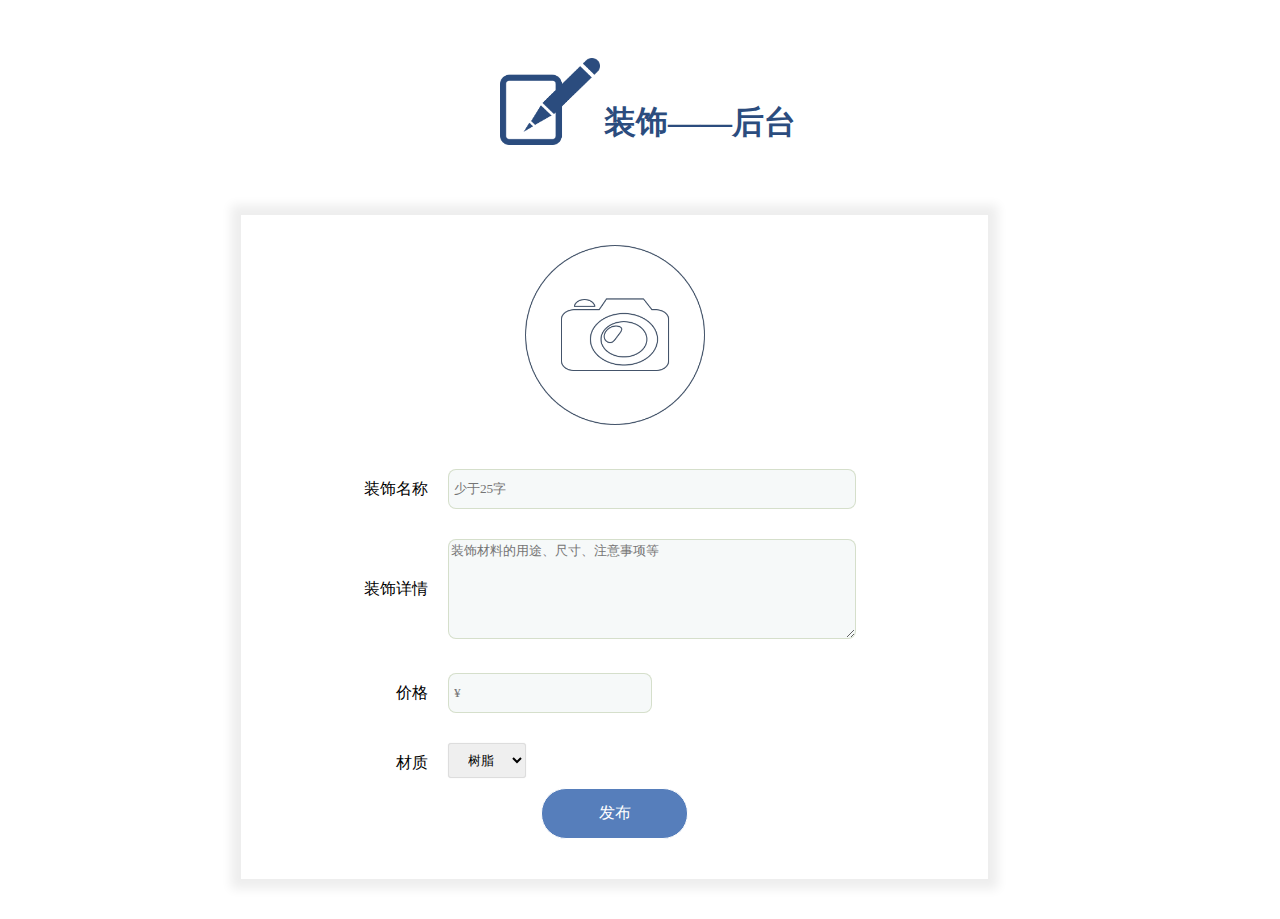
<file: backzhuangshi.html>
<!DOCTYPE html>
<html lang="en">
<head>
    <meta charset="UTF-8">
    <meta name="viewport" content="width=device-width, initial-scale=1.0"><!--Responsive layout：响应式布局-->
    <link rel="stylesheet" type="text/css" href="css/normal.css">
    <link rel="stylesheet" type="text/css" href="css/fabu.css">
    <title>装饰——后台</title>
</head>
<body>

<!--所有内容-->
<div style="max-width: 1400px;margin: 0 auto;">
<!--主体开始-->
<div class="issuemain">
      <div class="row1">
          <div class="col-12 tit">
              <img  src="img/fabu.png"/>
              <span>装饰——后台</span>
          </div>
      </div>

    <div class="row2  content">
        <div class="col-2 blank"></div>
        <div class="col-7 formmain">
            <div class="row3">
                <div class="col-12 upload">
                    <img src="img/upload.png"/>
                </div>
                <div class="col-12 table">
                    <form name="form1" action="" method="post">
                        <div class="col-3 span">
                            <span>装饰名称</span>
                        </div>
                        <div class="col-9">
                            <input id="text1" onclick="document.getElementById('text1').style.backgroundColor='#fff'" class="input1" type="text" size="25" placeholder="少于25字"/>
                        </div>
                    </form>
                    <div id="textarea">
                        <div class="col-3 span">
                            <span>装饰详情</span>
                        </div>
                        <div class="col-9">
                            <textarea id="text2" onclick="document.getElementById('text2').style.backgroundColor='#fff'" class="input1" rows="5" placeholder="装饰材料的用途、尺寸、注意事项等"></textarea>
                        </div>
                    </div>
                    <form name="form1">
                        <div class="col-3 span">
                            <span>价格</span>
                        </div>
                        <div class="col-9">
                            <input  id="text4" onclick="document.getElementById('text4').style.backgroundColor='#fff'" class="input2" type="text"  placeholder="&yen; "/>
                        </div>
                        <div class="col-3 span">
                            <span>材质</span>
                        </div>
                        <div class="col-9">
                            <select>
                                <option>树脂</option>
                                <option>玻璃</option>
                                <option>陶瓷</option>
                                <option>木料</option>
                            </select>
                        </div>
                    </form>
                    <div class="submit">
                        <button value="agree">发布</button>
                    </div>

                </div>
            </div>
        </div>
        <div class="col-3">

        </div>
    </div>

</div>

</div>

</body>
</html>
</file>
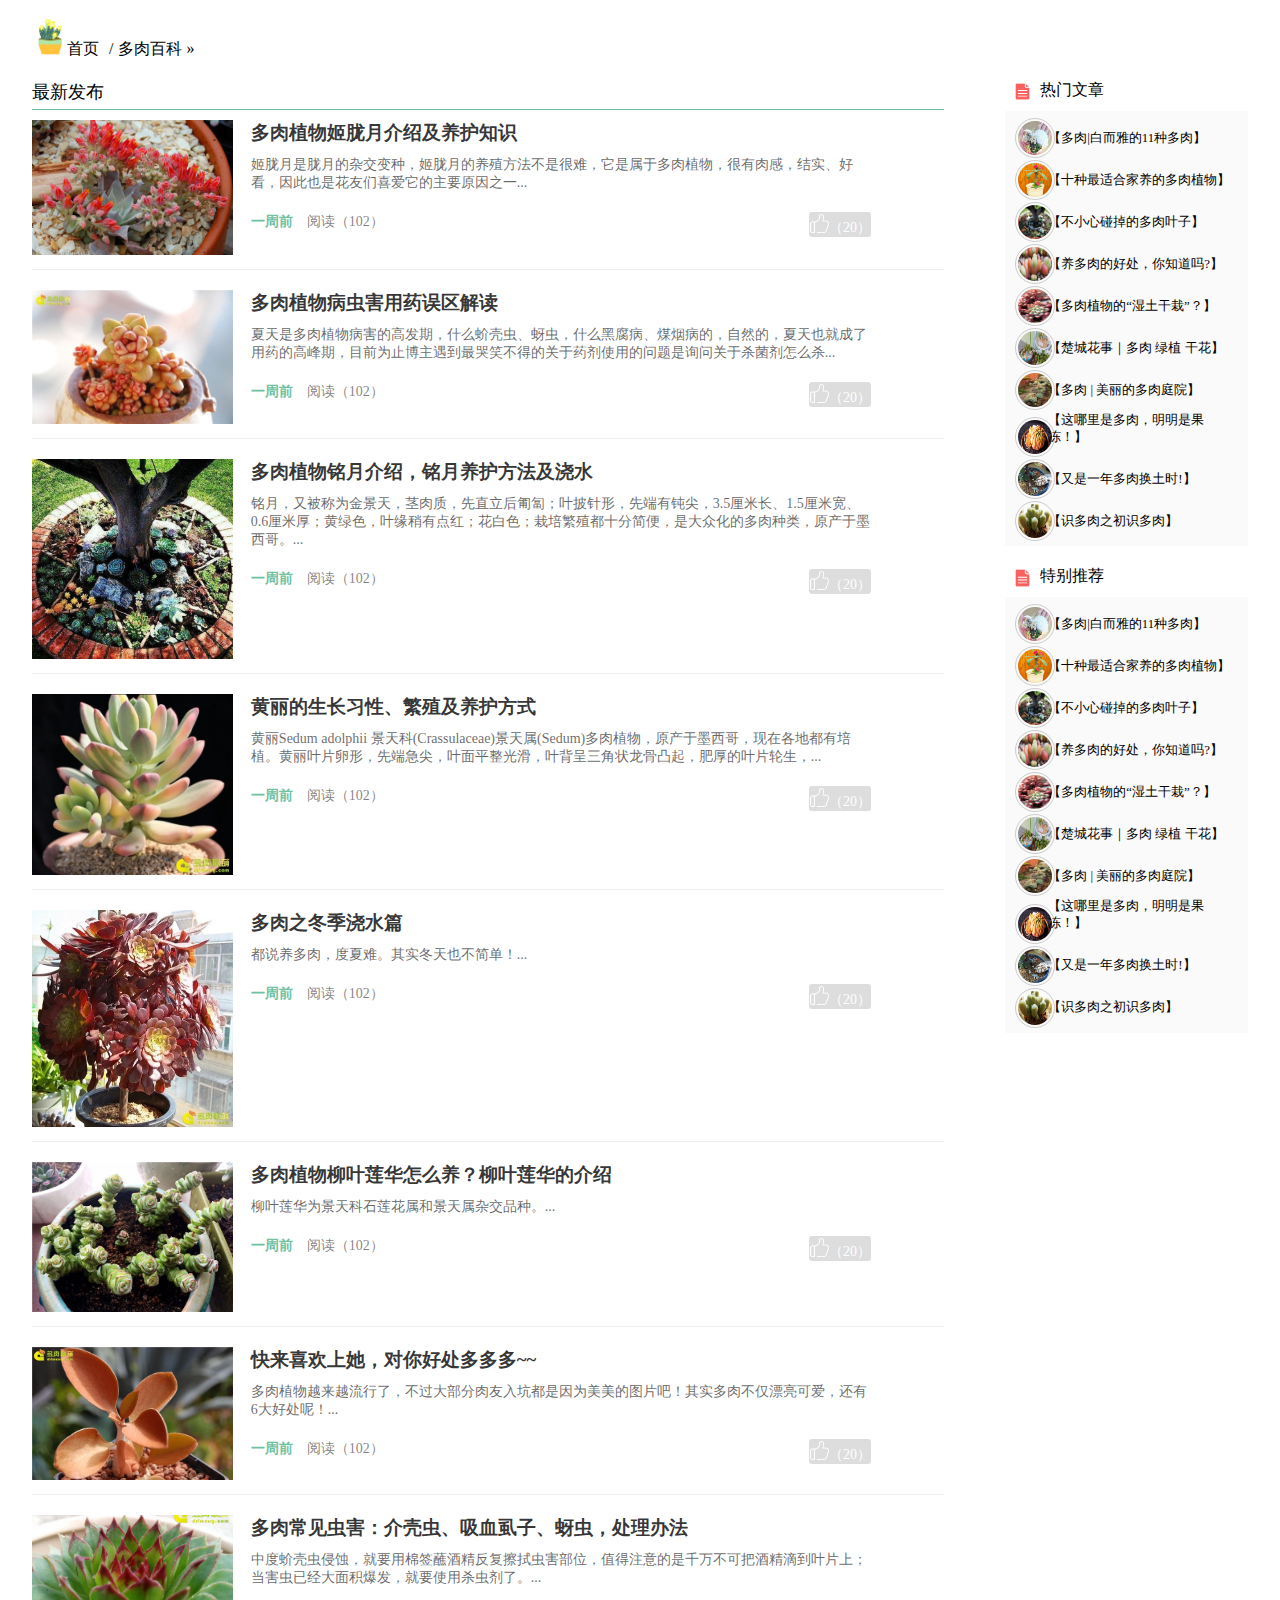
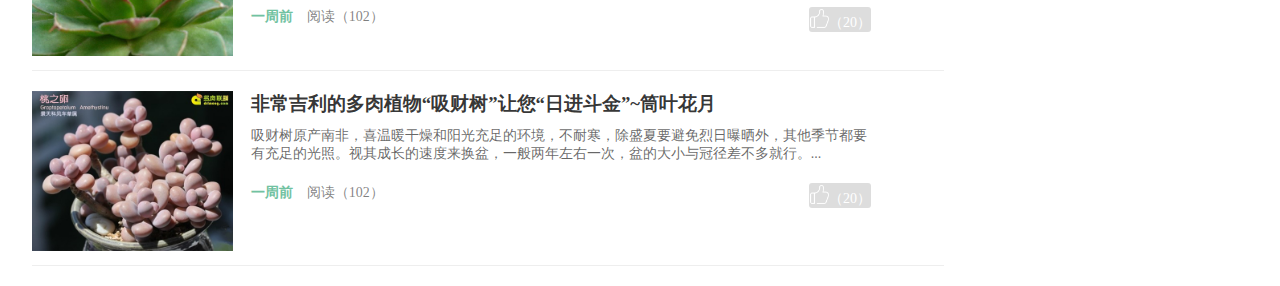
<file: baike.html>
<!DOCTYPE html>
<html lang="en">
<head>
    <meta charset="UTF-8">
    <title>多肉百科</title>
    <link rel="stylesheet" type="text/css" href="css/baike.css"/>
</head>
<body>
    <header class="src">
        <span class="srcspan"><img src="img/logo.png" alt="logo"/></span><span><a href="index.html">首页</a><span><span>/</span><a href="details.html">多肉百科&nbsp;&raquo;</a></span></span>
    </header>
    <main>
           <section id="left">
                <h4>最新发布</h4>
               <div class="wenzhang clearfloat">
                   <div class="wenleft">
                      <a href="#"><img src="img/j1.jpg"/></a>
                   </div>
                   <div class="wenright">
                        <h3>多肉植物姬胧月介绍及养护知识</h3>
                         <p>姬胧月是胧月的杂交变种，姬胧月的养殖方法不是很难，它是属于多肉植物，很有肉感，结实、好看，因此也是花友们喜爱它的主要原因之一...</p>
                        <ul>
                            <li>一周前</li>
                            <li>阅读（102）</li>
                            <li><img src="img/zan.png"/>（20）</li>
                        </ul>
                   </div>
               </div>
               <div class="wenzhang clearfloat">
                   <div class="wenleft">
                       <a href="#"><img src="img/j2.jpg"/></a>
                   </div>
                   <div class="wenright">
                       <h3>多肉植物病虫害用药误区解读</h3>
                       <p>夏天是多肉植物病害的高发期，什么蚧壳虫、蚜虫，什么黑腐病、煤烟病的，自然的，夏天也就成了用药的高峰期，目前为止博主遇到最哭笑不得的关于药剂使用的问题是询问关于杀菌剂怎么杀...</p>
                       <ul>
                           <li>一周前</li>
                           <li>阅读（102）</li>
                           <li><img src="img/zan.png"/>（20）</li>
                       </ul>
                   </div>
               </div>
               <div class="wenzhang clearfloat">
                   <div class="wenleft">
                       <a href="#"><img src="img/w3.jpeg"/></a>
                   </div>
                   <div class="wenright">
                       <h3>多肉植物铭月介绍，铭月养护方法及浇水</h3>
                       <p>铭月，又被称为金景天，茎肉质，先直立后匍匐；叶披针形，先端有钝尖，3.5厘米长、1.5厘米宽、0.6厘米厚；黄绿色，叶缘稍有点红；花白色；栽培繁殖都十分简便，是大众化的多肉种类，原产于墨西哥。...</p>
                       <ul>
                           <li>一周前</li>
                           <li>阅读（102）</li>
                           <li><img src="img/zan.png"/>（20）</li>
                       </ul>
                   </div>
               </div>
               <div class="wenzhang clearfloat">
                   <div class="wenleft">
                       <a href="#"><img src="img/j4.jpg"/></a>
                   </div>
                   <div class="wenright">
                       <h3>黄丽的生长习性、繁殖及养护方式</h3>
                       <p>黄丽Sedum adolphii 景天科(Crassulaceae)景天属(Sedum)多肉植物，原产于墨西哥，现在各地都有培植。黄丽叶片卵形，先端急尖，叶面平整光滑，叶背呈三角状龙骨凸起，肥厚的叶片轮生，...</p>
                       <ul>
                           <li>一周前</li>
                           <li>阅读（102）</li>
                           <li><img src="img/zan.png"/>（20）</li>
                       </ul>
                   </div>
               </div>
               <div class="wenzhang clearfloat">
                   <div class="wenleft">
                       <a href="#"><img src="img/j5.jpg"/></a>
                   </div>
                   <div class="wenright">
                       <h3>多肉之冬季浇水篇</h3>
                       <p>都说养多肉，度夏难。其实冬天也不简单！...</p>
                       <ul>
                           <li>一周前</li>
                           <li>阅读（102）</li>
                           <li><img src="img/zan.png"/>（20）</li>
                       </ul>
                   </div>
               </div>
               <div class="wenzhang clearfloat">
                   <div class="wenleft">
                       <a href="#"><img src="img/j6.jpg"/></a>
                   </div>
                   <div class="wenright">
                       <h3>多肉植物柳叶莲华怎么养？柳叶莲华的介绍</h3>
                       <p>柳叶莲华为景天科石莲花属和景天属杂交品种。...</p>
                       <ul>
                           <li>一周前</li>
                           <li>阅读（102）</li>
                           <li><img src="img/zan.png"/>（20）</li>
                       </ul>
                   </div>
               </div>
               <div class="wenzhang clearfloat">
                   <div class="wenleft">
                       <a href="#"><img src="img/j7.jpg"/></a>
                   </div>
                   <div class="wenright">
                       <h3>快来喜欢上她，对你好处多多多~~</h3>
                       <p>多肉植物越来越流行了，不过大部分肉友入坑都是因为美美的图片吧！其实多肉不仅漂亮可爱，还有6大好处呢！...</p>
                       <ul>
                           <li>一周前</li>
                           <li>阅读（102）</li>
                           <li><img src="img/zan.png"/>（20）</li>
                       </ul>
                   </div>
               </div>
               <div class="wenzhang clearfloat">
                   <div class="wenleft">
                       <a href="#"><img src="img/j8.jpg"/></a>
                   </div>
                   <div class="wenright">
                       <h3>多肉常见虫害：介壳虫、吸血虱子、蚜虫，处理办法</h3>
                       <p>中度蚧壳虫侵蚀，就要用棉签蘸酒精反复擦拭虫害部位，值得注意的是千万不可把酒精滴到叶片上；当害虫已经大面积爆发，就要使用杀虫剂了。...</p>
                       <ul>
                           <li>一周前</li>
                           <li>阅读（102）</li>
                           <li><img src="img/zan.png"/>（20）</li>
                       </ul>
                   </div>
               </div>
               <div class="wenzhang clearfloat">
                   <div class="wenleft">
                       <a href="#"><img src="img/j9.jpg"/></a>
                   </div>
                   <div class="wenright">
                       <h3>非常吉利的多肉植物“吸财树”让您“日进斗金”~筒叶花月</h3>
                       <p>吸财树原产南非，喜温暖干燥和阳光充足的环境，不耐寒，除盛夏要避免烈日曝晒外，其他季节都要有充足的光照。视其成长的速度来换盆，一般两年左右一次，盆的大小与冠径差不多就行。...</p>
                       <ul>
                           <li>一周前</li>
                           <li>阅读（102）</li>
                           <li><img src="img/zan.png"/>（20）</li>
                       </ul>
                   </div>
               </div>

           </section>
           <aside id="right">
            <h4><img src="img/wz.png"/>热门文章</h4>
            <ul>
                <li><a href="http://yidianzixun.com/n/0Fansmyr?s=9&appid=design"><span class="spanimg"><img src="img/w1.jpeg" alt="文章1"/></span><span class="spantitle">【多肉|白而雅的11种多肉】</span></a></li>
                <li><a href="http://yidianzixun.com/n/0Fmb58AA?s=9&appid=design"><span class="spanimg"><img src="img/w2.jpeg" alt="文章2"/></span><span class="spantitle">【十种最适合家养的多肉植物】</span></a></li>
                <li><a href="http://yidianzixun.com/n/0FiJQdyM?s=9&appid=design"><span class="spanimg"><img src="img/w3.jpeg" alt="文章3"/></span><span class="spantitle">【不小心碰掉的多肉叶子】</span></a></li>
                <li><a href="http://yidianzixun.com/n/0FcLkWWx?s=9&appid=design"><span class="spanimg"><img src="img/w4.jpeg" alt="文章4"/></span><span class="spantitle">【养多肉的好处，你知道吗?】</span></a></li>
                <li><a href="http://yidianzixun.com/n/0FmkWNp7?s=9&appid=design"><span class="spanimg"><img src="img/w5.jpeg" alt="文章5"/></span><span class="spantitle">【多肉植物的“湿土干栽”？】</span></a></li>
                <li><a href="http://yidianzixun.com/n/0F3mUwN2?s=9&appid=design"><span class="spanimg"><img src="img/w6.jpeg" alt="文章6"/></span><span class="spantitle">【楚城花事｜多肉 绿植 干花】</span></a></li>
                <li><a href="http://yidianzixun.com/n/0FMDSpF0?s=9&appid=design"><span class="spanimg"><img src="img/w7.jpeg" alt="文章7"/></span><span class="spantitle">【多肉 | 美丽的多肉庭院】</span></a></li>
                <li><a href="http://yidianzixun.com/n/0F9vm8c6?s=9&appid=design"><span class="spanimg"><img src="img/w8.jpeg" alt="文章8"/></span><span class="spantitle">【这哪里是多肉，明明是果冻！】</span></a></li>
                <li><a href="http://yidianzixun.com/n/0Fk2ZkLM?s=9&appid=design"><span class="spanimg"><img src="img/w9.jpeg" alt="文章9"/></span><span class="spantitle">【又是一年多肉换土时!】</span></a></li>
                <li><a href="http://yidianzixun.com/n/0Fm4W8go?s=9&appid=design"><span class="spanimg"><img src="img/w10.jpeg" alt="文章10"/></span><span class="spantitle">【识多肉之初识多肉】</span></a></li>
            </ul>

               <h4><img src="img/wz.png"/>特别推荐</h4>
               <ul>
                   <li><a href="http://yidianzixun.com/n/0Fansmyr?s=9&appid=design"><span class="spanimg"><img src="img/w1.jpeg" alt="文章1"/></span><span class="spantitle">【多肉|白而雅的11种多肉】</span></a></li>
                   <li><a href="http://yidianzixun.com/n/0Fmb58AA?s=9&appid=design"><span class="spanimg"><img src="img/w2.jpeg" alt="文章2"/></span><span class="spantitle">【十种最适合家养的多肉植物】</span></a></li>
                   <li><a href="http://yidianzixun.com/n/0FiJQdyM?s=9&appid=design"><span class="spanimg"><img src="img/w3.jpeg" alt="文章3"/></span><span class="spantitle">【不小心碰掉的多肉叶子】</span></a></li>
                   <li><a href="http://yidianzixun.com/n/0FcLkWWx?s=9&appid=design"><span class="spanimg"><img src="img/w4.jpeg" alt="文章4"/></span><span class="spantitle">【养多肉的好处，你知道吗?】</span></a></li>
                   <li><a href="http://yidianzixun.com/n/0FmkWNp7?s=9&appid=design"><span class="spanimg"><img src="img/w5.jpeg" alt="文章5"/></span><span class="spantitle">【多肉植物的“湿土干栽”？】</span></a></li>
                   <li><a href="http://yidianzixun.com/n/0F3mUwN2?s=9&appid=design"><span class="spanimg"><img src="img/w6.jpeg" alt="文章6"/></span><span class="spantitle">【楚城花事｜多肉 绿植 干花】</span></a></li>
                   <li><a href="http://yidianzixun.com/n/0FMDSpF0?s=9&appid=design"><span class="spanimg"><img src="img/w7.jpeg" alt="文章7"/></span><span class="spantitle">【多肉 | 美丽的多肉庭院】</span></a></li>
                   <li><a href="http://yidianzixun.com/n/0F9vm8c6?s=9&appid=design"><span class="spanimg"><img src="img/w8.jpeg" alt="文章8"/></span><span class="spantitle">【这哪里是多肉，明明是果冻！】</span></a></li>
                   <li><a href="http://yidianzixun.com/n/0Fk2ZkLM?s=9&appid=design"><span class="spanimg"><img src="img/w9.jpeg" alt="文章9"/></span><span class="spantitle">【又是一年多肉换土时!】</span></a></li>
                   <li><a href="http://yidianzixun.com/n/0Fm4W8go?s=9&appid=design"><span class="spanimg"><img src="img/w10.jpeg" alt="文章10"/></span><span class="spantitle">【识多肉之初识多肉】</span></a></li>
               </ul>
        </aside>

    </main>
</body>
</html>
</file>
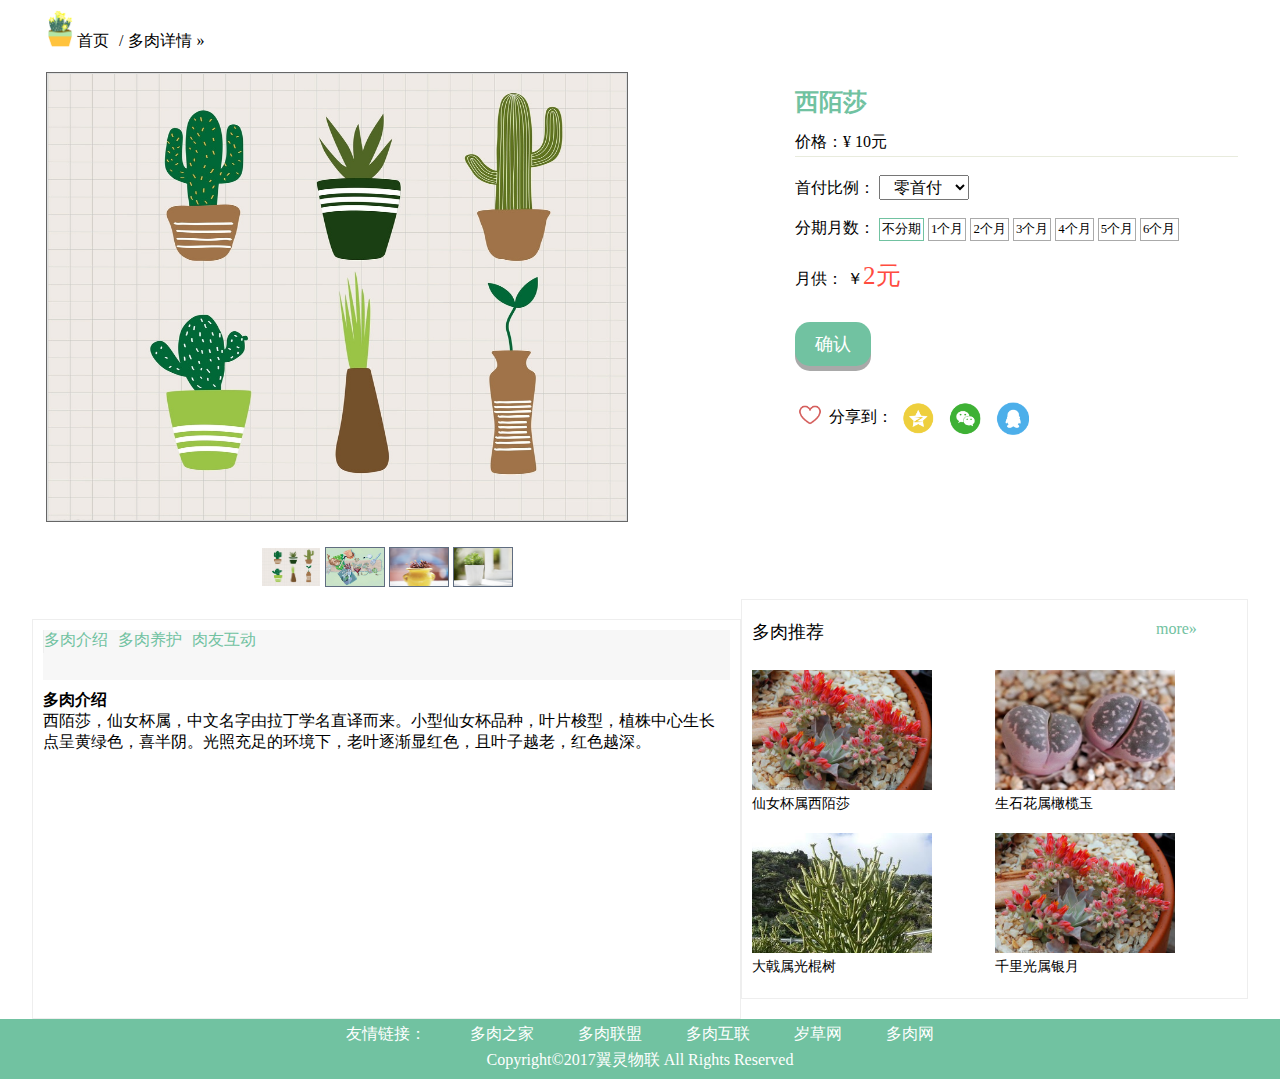
<file: details.html>
<!DOCTYPE html>
<html lang="en">
<head>
    <meta charset="UTF-8">
    <meta name="viewport" content="width=device-width, initial-scale=1.0"><!--Responsive layout：响应式布局-->
    <link type="text/css" rel="stylesheet" href="css/common.css"/>
    <link rel="stylesheet" type="text/css" href="css/details.css">
    <title>多肉详情</title>
    <style>
        footer p{
            -webkit-margin-before: 0;
            -webkit-margin-after: 0;
        }
    </style>
</head>
<body>

<!--所有内容-->

<!--主体开始-->
<div id="goodsmain">
    <div class="col-12">
        <div class="src">
            <span class="srcspan"><img src="img/logo.png" alt="logo"/></span><span><a href="index.html">首页</a><span><span>/</span><a href="details.html">多肉详情&nbsp;&raquo;</a></span></span>
        </div>
    </div>
    <!--商品详情-->
    <div id="goodsdetail">
        <div class="focusMain isFocus demoG col-7">
            <!--<a class="focusBtn focusPrev" href="javascript:;"></a>-->
            <!--<a class="focusBtn focusNext" href="javascript:;"></a>-->
            <div class="focusArea">
                <div class="focusCon">
                    <div class="focusItem">
                        <a href="#"><img src="img/5.jpg" alt="" /></a>
                    </div>
                    <div class="focusItem">
                        <a href="#"><img src="img/2.jpg" alt="" /></a>
                    </div>
                    <div class="focusItem">
                        <a href="#"><img src="img/3.jpg" alt="" /></a>
                    </div>
                    <div class="focusItem">
                        <a href="#"><img src="img/4.jpg" alt="" /></a>
                    </div>
                </div>
            </div>
            <div class="focusIndicators">
                <a href="javascript:;"><img src="img/5.jpg" alt="" /></a>
                <a href="javascript:;"><img src="img/2.jpg" alt="" /></a>
                <a href="javascript:;"><img src="img/3.jpg" alt="" /></a>
                <a href="javascript:;"><img src="img/4.jpg" alt="" /></a>
            </div>
        </div>
        <div class="goodsname col-5">
            <div class="dellist">
                <ul class="detailul">
                    <li id="li1">西陌莎</li>
                    <li id="li2">价格：&yen; 10元</li>
                    <!--<li id="hr"><hr/></li>-->
                </ul>
                <div id="pay">
                    <span>首付比例：</span>
                    <select>
                        <option>零首付</option>
                        <option>10%</option>
                        <option>20%</option>
                        <option>30%</option>
                        <option>40%</option>
                        <option>50%</option>
                    </select>
                </div>
                <div id="paymonth">
                    <span>分期月数：</span>
                    <ul>
                        <li>不分期</li>
                        <li>1个月</li>
                        <li>2个月</li>
                        <li>3个月</li>
                        <li>4个月</li>
                        <li>5个月</li>
                        <li>6个月</li>
                    </ul>
                </div>
                <div id="permonth">
                    <span>月供：</span>
                    <span>￥<span class="prispan">2元</span></span>

                </div>

                <div style="height: 30px;"></div>
                <button id="btn1">确认</button>
                <div style="height: 70px;"></div>
                <div id="like" class="img1"> </div>
                <span class="share">分享到：</span>
                <a href="#"><img class="shatu"  src="img/kj.png"/></a>
                <a href="#"><img class="shatu"  src="img/wx.png"/></a>
                <a href="#"><img class="shatu" src="img/qq.png"/></a>
            </div>
        </div>
        <div id="tab" class="col-7">
            <div id="navlist">
                <ul>
                    <li class="select" onclick="liclick1()">
                       多肉介绍
                    </li>
                    <li id="tab2" onclick="liclick2()">
                      多肉养护
                    </li>
                    <li id="tab3" onclick="liclick3()">
                        肉友互动
                    </li>
                </ul>
            </div>
            <div id="content">
                <div class="con" id="con1">
                    <span>多肉介绍</span>
                    <p>西陌莎，仙女杯属，中文名字由拉丁学名直译而来。小型仙女杯品种，叶片梭型，植株中心生长点呈黄绿色，喜半阴。光照充足的环境下，老叶逐渐显红色，且叶子越老，红色越深。</p></div>
                <div class="con" id="con2">
                    <span>多肉养护</span>
                    <p>喜温暖干燥和阳光充足环境，生长季节可以全日照，但是夏季高温达到35度就要适当遮阳通风。不耐寒，耐干旱，怕水湿和强光暴晒，平时的浇水保持盆土的湿润即可，避免雨淋和积水。冬季可以不浇水。保持盆土的基本干燥即可。</p>
                </div>
                <div class="con" id="con3">
                    <span>肉友互动</span>
                    <!--改-->

                </div>

            </div>
        </div>
        <div class="col-5 other ">
                <div id="ogoods">
                    <span id="span1">多肉推荐</span>
                    <span id="span2"><a href="#">more&raquo;</a></span>
                </div>
                <div class="ogoods">
                    <a href="#"><img src="img/j1.jpg"/></a><br/>
                    <a href="#"><span>仙女杯属西陌莎</span></a>
                </div>
                <div class="ogoods">
                    <a href="#"><img src="img/f1.jpg"/></a><br/>
                    <a href="#"><span>生石花属橄榄玉</span></a>
                </div>
                <div class="ogoods">
                    <a href="#"><img src="img/d1.jpg"/></a><br/>
                    <a href="#"><span>大戟属光棍树</span></a>
                </div>
                <div class="ogoods">
                    <a href="#"><img src="img/j1.jpg"/></a><br/>
                    <a href="#"><span>千里光属银月</span></a>
                </div>
            </div>
    </div>
</div>

<!--结尾开始-->
    <footer>
        <ul>
            <li><span>友情链接：</span></li>
            <li><a href="http://www.drzj.net/">多肉之家</a></li>
            <li><a href="http://www.drlmeng.com/">多肉联盟</a></li>
            <li><a href="http://pifa.duoroucn.com/">多肉互联</a></li>
            <li><a href="http://www.suicao.com/">岁草网</a></li>
            <li><a href="http://droooo.com/">多肉网</a></li>
        </ul>
        <p>Copyright&copy;2017翼灵物联 All Rights Reserved</p>
    </footer>
<!--结尾结束-->
    <!--<script src="http://file.bluesdream.com/js/jquery-1.8.3.min.js"></script>-->
<script src="js/jquery-3.1.1.min.js"></script>

    <script type="text/javascript" src="js/img_carousel.js"></script>
    <script type="text/javascript">
        $(function() {
            /* 设置和说明：
             =====================================================
             // 效果展现 （以下为默认值）
             ubEffect:'left',						// 效果呈现方式 'left' 'top' 'fade' 'leftSeamless' 'topSeamless'
             ubAutoPlay:'on',					// 是否自动播放
             ubAutoBtn:'on',						// 小按钮是否自动生成（便于做成缩略图形式）
             */
            $(".demoG").ublue_ImageCarousel({
                ubAutoPlay:"off", 			// 关闭自动播放
                ubEffect:"fade", 			// 图片切换方式为渐变（淡入淡出）
                ubAutoBtn:"off" 			// 小按钮不自动生成（手工做成缩略图形式）
            });
        });

        // 喜欢与不喜欢
        $('#like').click(function(){
            $(this).toggleClass('img2');
        });
        //选项卡
        function  liclick1() {
            var con1=document.getElementById('con1');
            var con2=document.getElementById('con2');
            var con3=document.getElementById('con3');
            con1.style.display='block';
            con3.style.display='none';
            con2.style.display='none';
        }
        function  liclick2() {
            var con1=document.getElementById('con1');
            var con2=document.getElementById('con2');
            var con3=document.getElementById('con3');
            con1.style.display='none';
            con3.style.display='none';
            con2.style.display='block';
        }
        function  liclick3() {
            var con1=document.getElementById('con1');
            var con2=document.getElementById('con2');
            var con3=document.getElementById('con3');
            con1.style.display='none';
            con2.style.display='none';
            con3.style.display='block';
        }

        //分期付款
        $(function(){
            $('#paymonth ul li:first').css('border-color','rgb(113, 194, 161)')
        })

    </script>
</body>
</html>
</file>
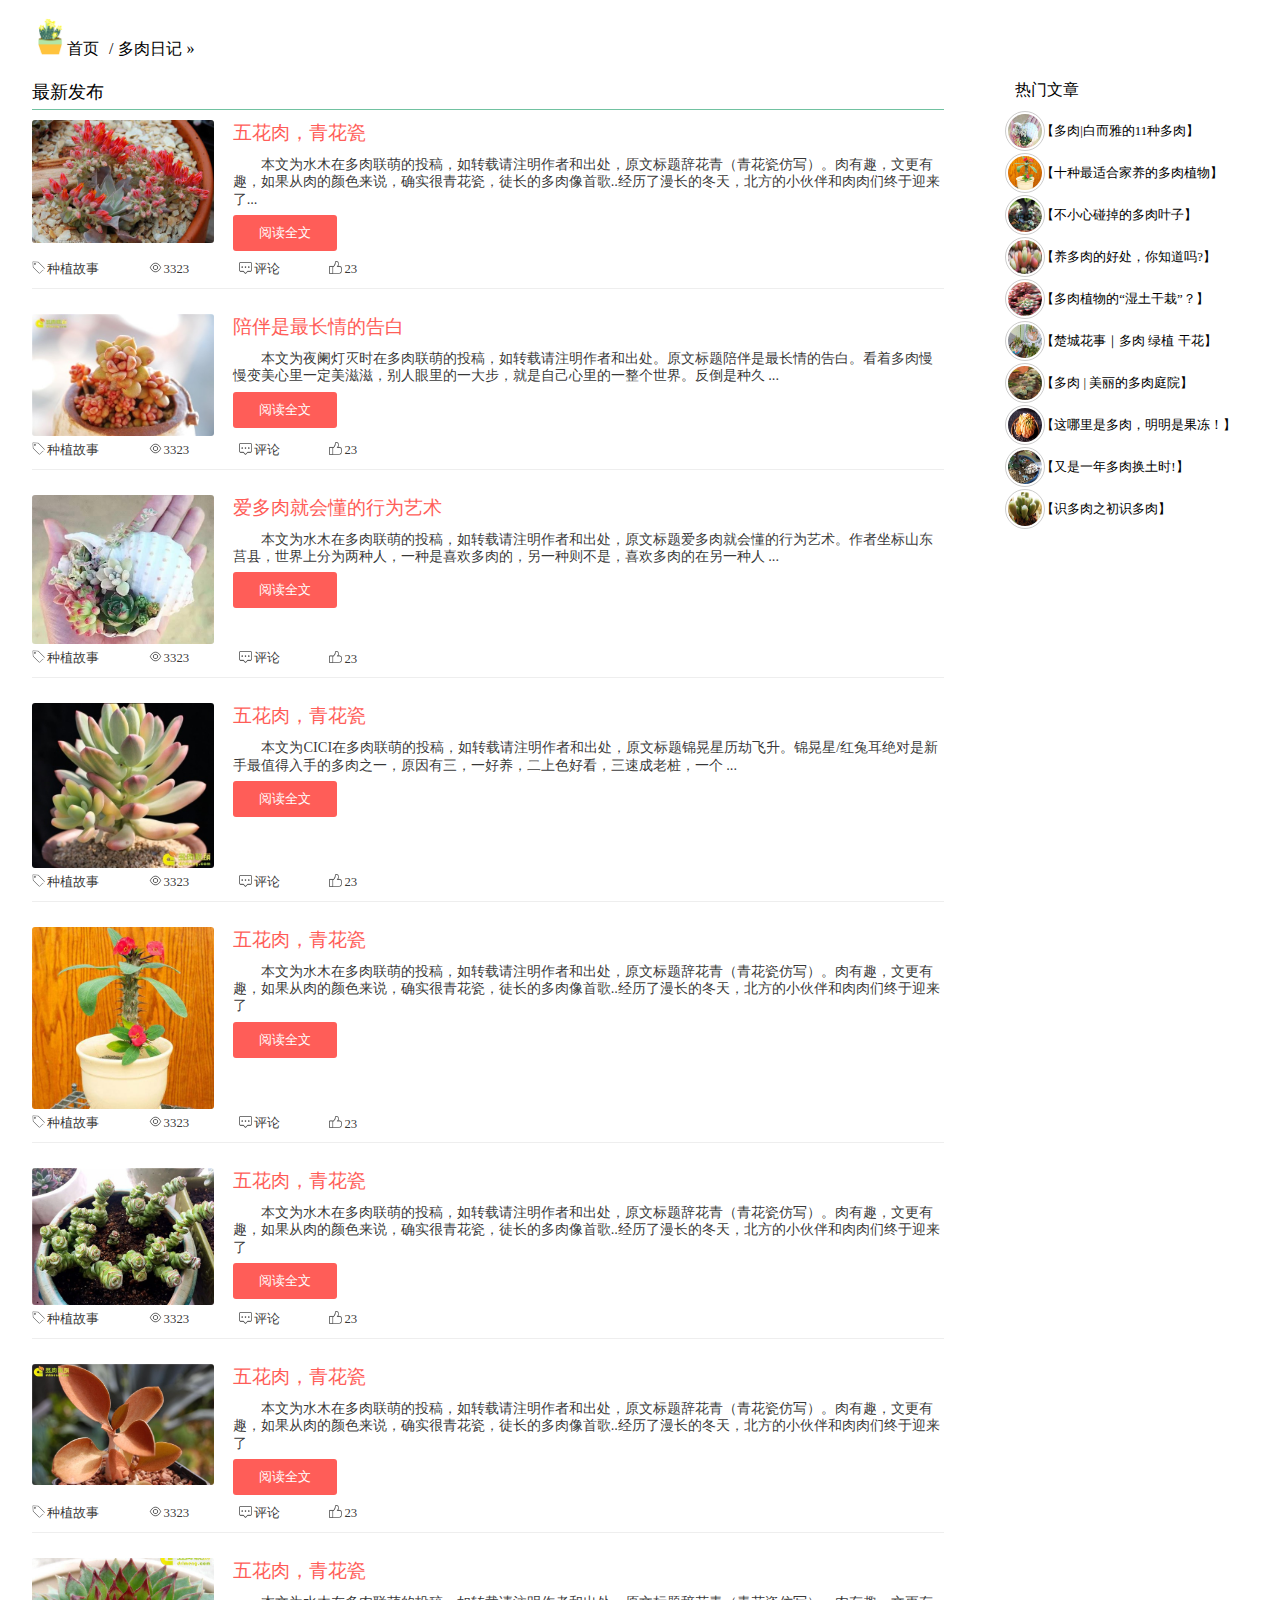
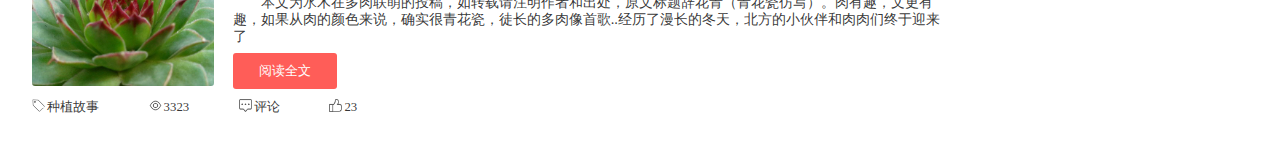
<file: diary.html>
<!DOCTYPE html>
<html lang="en">
<head>
    <meta charset="UTF-8">
    <title>多肉日记</title>
    <link rel="stylesheet" type="text/css" href="css/diary.css"/>
</head>
<body>
    <header class="src">
        <span class="srcspan"><img src="img/logo.png" alt="logo"/></span><span><a href="index.html">首页</a><span><span>/</span><a href="details.html">多肉日记&nbsp;&raquo;</a></span></span>
    </header>
    <main>
        <section id="main">
            <h4>最新发布</h4>
            <div class="diary">
                <div class="diaryleft">
                    <a href="#"><img src="img/j1.jpg"/></a>
                </div>
                <div class="diaryright">
                    <h5><a href="#">五花肉，青花瓷</a></h5>
                    <p>本文为水木在多肉联萌的投稿，如转载请注明作者和出处，原文标题辞花青（青花瓷仿写）。肉有趣，文更有趣，如果从肉的颜色来说，确实很青花瓷，徒长的多肉像首歌..经历了漫长的冬天，北方的小伙伴和肉肉们终于迎来了...</p>
                    <button>阅读全文</button>
                </div>
                <ul class="dimg">
                    <li><img src="img/bq.png"/><span>种植故事</span></li>
                    <li><img src="img/ll.png"/><span>3323</span></li>
                    <li><img src="img/pl.png"/><span>评论</span></li>
                    <li><img src="img/zan1.png"/><span>23</span></li>
                </ul>
            </div>
            <div class="diary">
                <div class="diaryleft">
                    <a href="#"><img src="img/j2.jpg"/></a>
                </div>
                <div class="diaryright">
                    <h5><a href="#">陪伴是最长情的告白</a></h5>
                    <p>本文为夜阑灯灭时在多肉联萌的投稿，如转载请注明作者和出处。原文标题陪伴是最长情的告白。看着多肉慢慢变美心里一定美滋滋，别人眼里的一大步，就是自己心里的一整个世界。反倒是种久 ...</p>
                    <button>阅读全文</button>
                </div>
                <ul class="dimg">
                    <li><img src="img/bq.png"/><span>种植故事</span></li>
                    <li><img src="img/ll.png"/><span>3323</span></li>
                    <li><img src="img/pl.png"/><span>评论</span></li>
                    <li><img src="img/zan1.png"/><span>23</span></li>
                </ul>
            </div>
            <div class="diary">
                <div class="diaryleft">
                    <a href="#"><img src="img/w1.jpeg"/></a>
                </div>
                <div class="diaryright">
                    <h5><a href="#">爱多肉就会懂的行为艺术</a></h5>
                    <p>本文为水木在多肉联萌的投稿，如转载请注明作者和出处，原文标题爱多肉就会懂的行为艺术。作者坐标山东莒县，世界上分为两种人，一种是喜欢多肉的，另一种则不是，喜欢多肉的在另一种人 ...</p>
                    <button>阅读全文</button>
                </div>
                <ul class="dimg">
                    <li><img src="img/bq.png"/><span>种植故事</span></li>
                    <li><img src="img/ll.png"/><span>3323</span></li>
                    <li><img src="img/pl.png"/><span>评论</span></li>
                    <li><img src="img/zan1.png"/><span>23</span></li>
                </ul>
            </div>
            <div class="diary">
                <div class="diaryleft">
                    <a href="#"><img src="img/j4.jpg"/></a>
                </div>
                <div class="diaryright">
                    <h5><a href="#">五花肉，青花瓷</a></h5>
                    <p>本文为CICI在多肉联萌的投稿，如转载请注明作者和出处，原文标题锦晃星历劫飞升。锦晃星/红兔耳绝对是新手最值得入手的多肉之一，原因有三，一好养，二上色好看，三速成老桩，一个 ...</p>
                    <button>阅读全文</button>
                </div>
                <ul class="dimg">
                    <li><img src="img/bq.png"/><span>种植故事</span></li>
                    <li><img src="img/ll.png"/><span>3323</span></li>
                    <li><img src="img/pl.png"/><span>评论</span></li>
                    <li><img src="img/zan1.png"/><span>23</span></li>
                </ul>
            </div>
            <div class="diary">
                <div class="diaryleft">
                   <a href="#"><img src="img/w2.jpeg"/></a>
                </div>
                <div class="diaryright">
                    <h5><a href="#">五花肉，青花瓷</a></h5>
                    <p>本文为水木在多肉联萌的投稿，如转载请注明作者和出处，原文标题辞花青（青花瓷仿写）。肉有趣，文更有趣，如果从肉的颜色来说，确实很青花瓷，徒长的多肉像首歌..经历了漫长的冬天，北方的小伙伴和肉肉们终于迎来了</p>
                    <button>阅读全文</button>
                </div>
                <ul class="dimg">
                    <li><img src="img/bq.png"/><span>种植故事</span></li>
                    <li><img src="img/ll.png"/><span>3323</span></li>
                    <li><img src="img/pl.png"/><span>评论</span></li>
                    <li><img src="img/zan1.png"/><span>23</span></li>
                </ul>
            </div>
            <div class="diary">
                <div class="diaryleft">
                    <a href="#"><img src="img/j6.jpg"/></a>
                </div>
                <div class="diaryright">
                    <h5><a href="#">五花肉，青花瓷</a></h5>
                    <p>本文为水木在多肉联萌的投稿，如转载请注明作者和出处，原文标题辞花青（青花瓷仿写）。肉有趣，文更有趣，如果从肉的颜色来说，确实很青花瓷，徒长的多肉像首歌..经历了漫长的冬天，北方的小伙伴和肉肉们终于迎来了</p>
                    <button>阅读全文</button>
                </div>
                <ul class="dimg">
                    <li><img src="img/bq.png"/><span>种植故事</span></li>
                    <li><img src="img/ll.png"/><span>3323</span></li>
                    <li><img src="img/pl.png"/><span>评论</span></li>
                    <li><img src="img/zan1.png"/><span>23</span></li>
                </ul>
            </div>
            <div class="diary">
                <div class="diaryleft">
                    <a href="#"><img src="img/j7.jpg"/></a>
                </div>
                <div class="diaryright">
                    <h5><a href="#">五花肉，青花瓷</a></h5>
                    <p>本文为水木在多肉联萌的投稿，如转载请注明作者和出处，原文标题辞花青（青花瓷仿写）。肉有趣，文更有趣，如果从肉的颜色来说，确实很青花瓷，徒长的多肉像首歌..经历了漫长的冬天，北方的小伙伴和肉肉们终于迎来了</p>
                    <button>阅读全文</button>
                </div>
                <ul class="dimg">
                    <li><img src="img/bq.png"/><span>种植故事</span></li>
                    <li><img src="img/ll.png"/><span>3323</span></li>
                    <li><img src="img/pl.png"/><span>评论</span></li>
                    <li><img src="img/zan1.png"/><span>23</span></li>
                </ul>
            </div>
            <div class="diary">
                <div class="diaryleft">
                    <a href="#"><img src="img/j8.jpg"/></a>
                </div>
                <div class="diaryright">
                    <h5><a href="#">五花肉，青花瓷</a></h5>
                    <p>本文为水木在多肉联萌的投稿，如转载请注明作者和出处，原文标题辞花青（青花瓷仿写）。肉有趣，文更有趣，如果从肉的颜色来说，确实很青花瓷，徒长的多肉像首歌..经历了漫长的冬天，北方的小伙伴和肉肉们终于迎来了</p>
                    <button>阅读全文</button>
                </div>
                <ul class="dimg">
                    <li><img src="img/bq.png"/><span>种植故事</span></li>
                    <li><img src="img/ll.png"/><span>3323</span></li>
                    <li><img src="img/pl.png"/><span>评论</span></li>
                    <li><img src="img/zan1.png"/><span>23</span></li>
                </ul>
            </div>

        </section>
        <aside id="right">
            <h4>热门文章</h4>
            <ul>
                <li><a href="http://yidianzixun.com/n/0Fansmyr?s=9&appid=design"><span class="spanimg"><img src="img/w1.jpeg" alt="文章1"/></span><span class="spantitle">【多肉|白而雅的11种多肉】</span></a></li>
                <li><a href="http://yidianzixun.com/n/0Fmb58AA?s=9&appid=design"><span class="spanimg"><img src="img/w2.jpeg" alt="文章2"/></span><span class="spantitle">【十种最适合家养的多肉植物】</span></a></li>
                <li><a href="http://yidianzixun.com/n/0FiJQdyM?s=9&appid=design"><span class="spanimg"><img src="img/w3.jpeg" alt="文章3"/></span><span class="spantitle">【不小心碰掉的多肉叶子】</span></a></li>
                <li><a href="http://yidianzixun.com/n/0FcLkWWx?s=9&appid=design"><span class="spanimg"><img src="img/w4.jpeg" alt="文章4"/></span><span class="spantitle">【养多肉的好处，你知道吗?】</span></a></li>
                <li><a href="http://yidianzixun.com/n/0FmkWNp7?s=9&appid=design"><span class="spanimg"><img src="img/w5.jpeg" alt="文章5"/></span><span class="spantitle">【多肉植物的“湿土干栽”？】</span></a></li>
                <li><a href="http://yidianzixun.com/n/0F3mUwN2?s=9&appid=design"><span class="spanimg"><img src="img/w6.jpeg" alt="文章6"/></span><span class="spantitle">【楚城花事｜多肉 绿植 干花】</span></a></li>
                <li><a href="http://yidianzixun.com/n/0FMDSpF0?s=9&appid=design"><span class="spanimg"><img src="img/w7.jpeg" alt="文章7"/></span><span class="spantitle">【多肉 | 美丽的多肉庭院】</span></a></li>
                <li><a href="http://yidianzixun.com/n/0F9vm8c6?s=9&appid=design"><span class="spanimg"><img src="img/w8.jpeg" alt="文章8"/></span><span class="spantitle">【这哪里是多肉，明明是果冻！】</span></a></li>
                <li><a href="http://yidianzixun.com/n/0Fk2ZkLM?s=9&appid=design"><span class="spanimg"><img src="img/w9.jpeg" alt="文章9"/></span><span class="spantitle">【又是一年多肉换土时!】</span></a></li>
                <li><a href="http://yidianzixun.com/n/0Fm4W8go?s=9&appid=design"><span class="spanimg"><img src="img/w10.jpeg" alt="文章10"/></span><span class="spantitle">【识多肉之初识多肉】</span></a></li>

            </ul>
        </aside>
    </main>
</body>
</html>
</file>
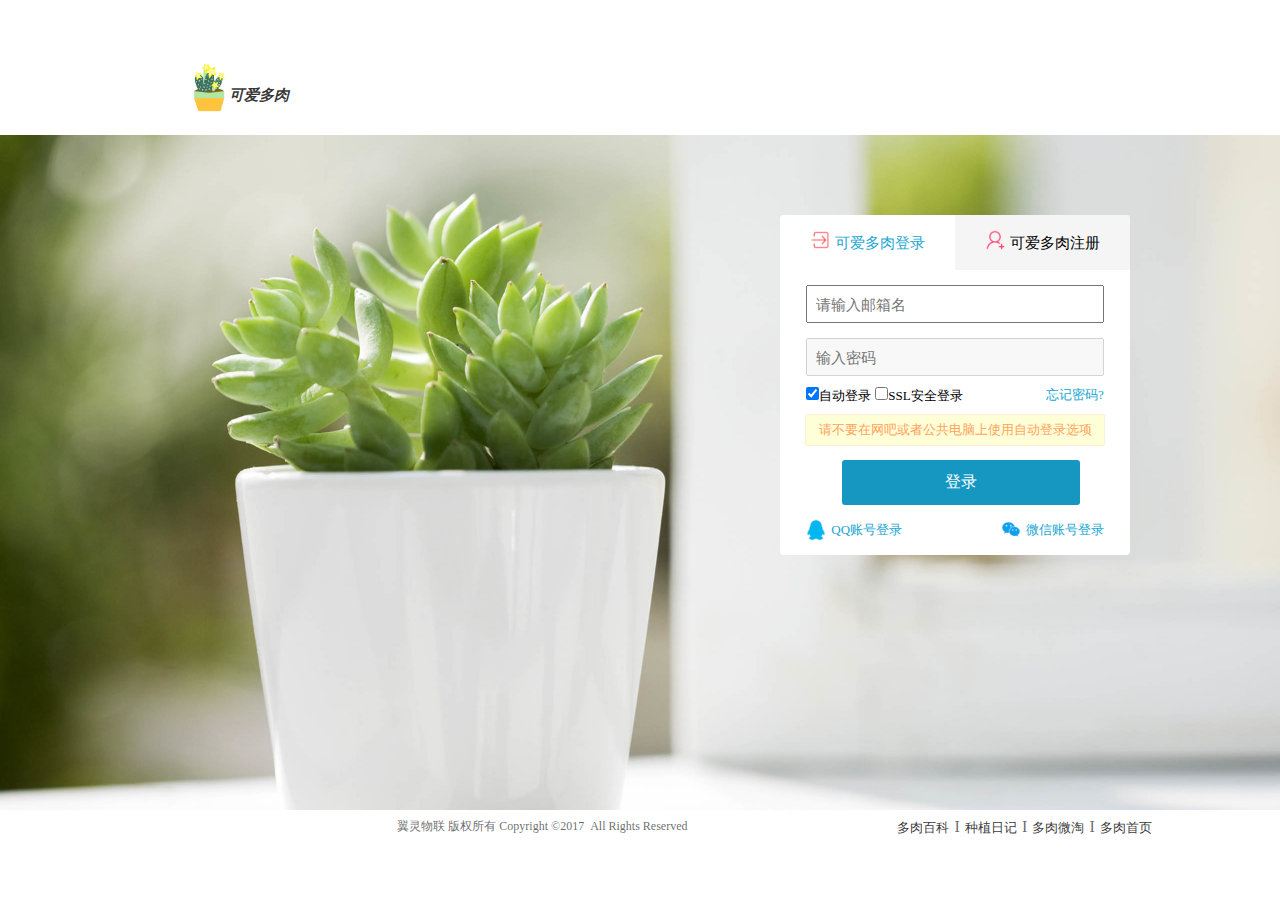
<file: login.html>
<!DOCTYPE html>
<html lang="en">
<head>
    <meta charset="UTF-8">
    <title>登录</title>
    <link rel="stylesheet" type="text/css" href="css/loginregister.css"/>
    <meta name="viewport" content="width=device-width,initial-scale=1.0,user-scalable=no,maximum-scale=1.0" />
</head>
<body>
    <header>
        <section class="logo">
            <a href="index.html">
                <img src="img/logo.png" alt="logo"/>
                <span>可爱多肉</span>
            </a>
        </section>
    </header>
    <main>
        <div>
            <section class="formnav">
                <ul>
                    <li class="loginli"><img id="mailimg" src="img/log.png"/><span>可爱多肉登录</span></li>
                    <li class="registerli"><img  id="vipimg" src="img/reg.png"/><span>可爱多肉注册</span></li>
                </ul>
            </section>

            <section class="formcont" id="login">
                <form name="form1" action="#">
                    <input  class="teltext" id="teltext" type="text" placeholder="请输入邮箱名" onblur="loginverify1();log1result()"/>
                    <input  class="pwdtext" id="pwdtext" type="password" placeholder="输入密码" onblur="loginverify2()"/>
                    <p class="lrtip" id="tip1"></p>
                    <p class="lrtip" id="tip2"></p>


                    <input id="safebox" type="checkbox" checked/><lable  for="safebox">自动登录</lable>
                    <input id="sslbox" type="checkbox"/><lable  for="sslbox">SSL安全登录</lable>
                    <a id="forgetpwd" href="#">忘记密码?</a>

                    <div class="tip">
                        <span>请不要在网吧或者公共电脑上使用自动登录选项</span>
                    </div>

                    <input class="btn" id="loginbtn" type="button" value="登录"/>
                    <!--<input class="btn" id="registerbtn" type="button" value="注册"/>-->
                </form>
                <ul class="otherlogin">
                    <li class="otherli1"><img id="blogimg" src="img/qql.png"/><a href="#"><span>QQ账号登录</span></a></li>
                    <li class="otherli2"><img id="lightningimg" src="img/wxl.png"/><a href="#"><span>微信账号登录</span></a></li>
                </ul>
            </section>


            <section class="formcont" id="register">
                <form name="form2" action="#">
                    <input class='nametext' id="rnametext" type="text" placeholder="昵称" onblur="register1();reg1result()"/>
                    <input class="teltext" id="rteltext"  type="text" placeholder="请输入邮箱名" onblur="register2();reg2result()"/>
                    <input class="pwdtext" id='rpwdtext' type="password" placeholder="输入密码" onblur="register3();reg3result()"/>
                    <input  class="rpwdtext" id="rrpwdtext" type="password" placeholder="请重新输入密码" onblur="register4()"/>
                    <p class="lrtip" id="tip3"></p>
                    <p class="lrtip" id="tip4"></p>
                    <p class="lrtip" id="tip5"></p>
                    <p class="lrtip" id="tip6"></p>
                    <!--<input class="btn" id="rloginbtn" type="button" value="登录"/>-->
                    <input class="btn" id="rregisterbtn" type="button" value="注册" />
                </form>
            </section>

        </div>
    </main>
    <footer>
        <ul>
            <li><a href="index.html" target="_blank">多肉首页</a></li>
            <li><span>&Iota;</span></li>
            <li><a href="weitao.html" target="_blank">多肉微淘</a></li>
            <li><span>&Iota;</span></li>
            <li><a href="diary.html" target="_blank">种植日记</a></li>
            <li><span>&Iota;</span></li>
            <li><a href="baike.html" target="_blank">多肉百科</a></li>
            <li><p>翼灵物联 版权所有    Copyright ©2017&nbsp;&nbsp;All Rights Reserved</p></li>
        </ul>
    </footer>
<script src="js/jquery-3.1.1.min.js"></script>
<script src="js/logreg.js"></script>
<script>
    $('#register').css('display','none');
    $('.registerli').css('background-color','rgba(238,238,238,0.6)');

   var p=document.getElementsByClassName('lrtip');
    for(var i=0;i<=p.length-1;i++){
        p[i].style.display='none';
    }
//    登录验证和提示
    var p1=document.getElementById('tip1');
    var p2=document.getElementById('tip2');
    document.getElementById('pwdtext').disabled='true';
    function loginverify1(){
        var str1=document.getElementById('teltext').value;
        var atpos=str1.indexOf("@");
        var dotpos=str1.lastIndexOf('.');
        //意思就是说，输入的数据必须包含 @ 符号和点号(.)。同时，@ 不可以是邮件地址的首字符，并且 @ 之后需有至少一个点号：
        if(atpos<1||dotpos<atpos+2||dotpos+2>=str1.length){
            p1.style.display='block';
            p1.innerHTML='不是一个有效的Email地址';
            return false;
        }else{
            p1.style.display='none';
            return true;
        }
    }
    function log1result(){
        if(loginverify1()){
            document.getElementById('pwdtext').disabled=false;
        }
    }
    function loginverify2() {
        var log1result=loginverify1();
        if(log1result==true){
            var str2=document.getElementById('pwdtext').value;
            if(str2==''||str2==null){
                p2.style.display='block';
                p2.innerHTML='请输入密码';
                return false;
            }else{
                p2.style.display='none';
                return true;
            }
        }else{
            p2.style.display='none';
        }
    }

    //注册验证和提示
    var rname=document.getElementById('rnametext');
    var rtel=document.getElementById('rteltext');
    var rpwd=document.getElementById('rpwdtext');
    var rrpwd=document.getElementById('rrpwdtext');
    rtel.disabled=true;
    rpwd.disabled=true;
    rrpwd.disabled=true;
    var p3=document.getElementById('tip3');
    var p4=document.getElementById('tip4');
    var p5=document.getElementById('tip5');
    var p6=document.getElementById('tip6');

    function register1(){
      var   rnametext=rname.value;
        if(rnametext==''||rnametext==null){
            p3.style.display='block';
            p3.innerHTML='请输出有效用户名';
            return false;
        }else{
            p3.style.display='none';
            return true;
        }
    }
    function reg1result() {
        if(register1()==true){

            rtel.disabled=false;
        }
    }

    function register2(){
        var reg1result=register1();
        if(reg1result==true){
            var rteltext=rtel.value;
            var ratpos=rteltext.indexOf("@");
            var rdotpos=rteltext.lastIndexOf('.');
            if(ratpos<1||rdotpos<ratpos+2||rdotpos+2>=rteltext.length){
                p4.style.display='block';
                p4.innerHTML='不是一个有效的Email地址';
                return false;
            }else{
                p4.style.display='none';
                return true;
            }
        }else{
            p4.style.display='none';
        }
    }
    function reg2result() {
        if(register2()==true){
            rpwd.disabled=false;
        }
    }
    function register3(){
        var reg2result=register2();
        if(reg2result==true){
            var rpwdtext=rpwd.value;
            if(rpwdtext==''||rpwdtext==null||rpwdtext.length<=6){
                p5.style.display='block';
                p5.innerHTML='请输入不少于6位的有效密码';
                return false;
            }else{
                p5.style.display='none';
                return true;
            }
        }else{
            p5.style.display='none';
        }
    }
    function reg3result() {
        if(register3()==true){
            rrpwd.disabled=false;
        }
    }
    function register4(){
        var reg3result=register3();
        var rrpwdtext=rrpwd.value;
        if(reg3result==true){
            var rpwdtext=rpwd.value;
            if(rrpwdtext==rpwdtext){
                p6.style.display='none';
                return true;
            }
            else{
                p6.style.display='block';
                p6.innerHTML='两次输入的密码不一致';
                return false;
            }

        }else{
            p6.style.display='none';
        }
    }

</script>
</body>
</html>
</file>
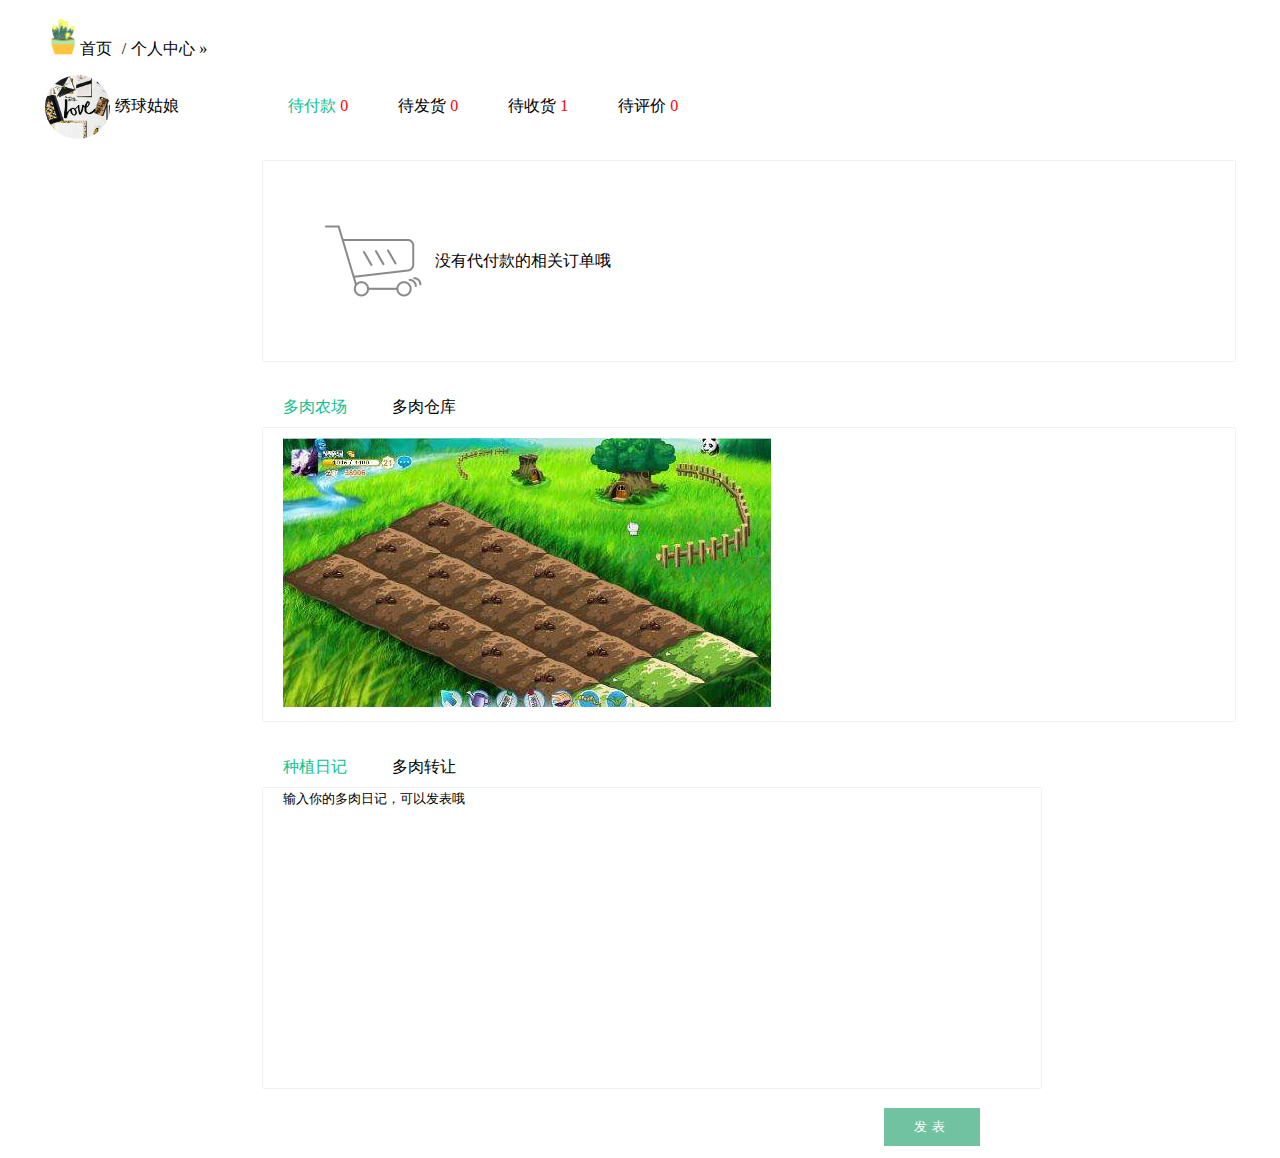
<file: personal.html>
<!DOCTYPE html>
<html lang="en">
<head>
    <meta charset="UTF-8">
    <title>个人中心</title>
    <link rel="stylesheet" type="text/css" href="css/personal.css"/>
</head>
<body>
    <header class="src">
        <span class="srcspan"><img src="img/logo.png" alt="logo"/></span><span><a href="index.html">首页</a><span><span>/</span><a href="details.html">个人中心&nbsp;&raquo;</a></span></span>
    </header>
    <main>
        <section class="personal">
            <div class="info">
                <div class="headimg"><a href="#"><span class="spanimg"><img src="img/headimg.JPG"/></span><span>绣球姑娘</span></a></div>
            </div>
            <div class="cargo">
                <div class="cargonav">
                    <ul>
                        <li>待付款&nbsp;<span>0</span></li>
                        <li>待发货&nbsp;<span>0</span></li>
                        <li>待收货&nbsp;<span>1</span></li>
                        <li>待评价&nbsp;<span>0</span></li>
                    </ul>
                </div>
            </div>
        </section>
        <section>
            <div class="cargocont">
                <ul class="ul1">
                    <li id="ul1li1">
                        <ul class="ul2">
                            <li class="imgli" id="imgli1"><img src="img/goodscar.png"/></li>
                            <li id="spanli1"><span>没有代付款的相关订单哦</span></li>
                        </ul>
                    </li>
                    <li class="span0" id="ul1li2">没有待发货的相关订单哦</li>
                    <li class="ul1li3" id="ul1li3">
                        <ul class="ul3">
                            <li><span class="time">2017-3-10</span><span>订单号：3223201281275366</span></li>
                        </ul>
                        <ul class="ul4">
                            <li class="imgli"><img src="img/f1.jpg"/><span>西陌莎</span></li>
                        </ul>
                    </li>
                    <li class="span0" id="ul1li4">尚未有订单需要评价</li>
                </ul>

            </div>
        </section>

        <section class="mygoods">
            <div class="mygoodsnav">
                <ul>
                    <li id="farmnav">多肉农场</li>
                    <li id="warehousenav">多肉仓库</li>
                </ul>
            </div>
            <div class="mygoodscont">
                <ul>
                    <li id="farm"><img src="img/nc.jpg"/></li>
                    <li id="warehouse">
                        <ul>
                            <li>
                                <p>精致盆器&nbsp;<span>1</span></p>
                                <div>
                                    <span class="houseimg"><img src="img/chuang4.jpg"/></span><span>创意花器</span>
                                </div>

                            </li>
                            <li>
                                <p>土壤彩石&nbsp;<span>2</span></p>
                                <div>
                                    <span class="houseimg"> <img src="img/lv1.jpg"/></span><span>绿沸石</span>
                                </div>
                                <!--<div>-->
                                    <!--<span class="houseimg"><img src="img/hong1.gif"/></span><span>虹彩石</span>-->
                                <!--</div>-->
                            </li>
                        </ul>
                    </li>
                </ul>
            </div>
        </section>
        <section class="publish">
            <div class="pubnav">
                <ul>
                    <li>种植日记</li>
                    <li>多肉转让</li>
                </ul>
            </div>
            <div class="pubcont">
                <ul>
                    <li>
                        <form name="form1">
                           <textarea>输入你的多肉日记，可以发表哦</textarea>
                        </form>
                    </li>
                    <li>
                        <form name="form2">
                            <textarea>不想养护的多肉，可以发表转让~\(≧▽≦)/~啦啦啦</textarea>
                        </form>
                    </li>
                </ul>
            </div>
            <div class="btn">
                <button>发表</button>
            </div>
        </section>
    </main>
    <script src="js/jquery-3.1.1.min.js"></script>
    <script src="js/personal.js"></script>


</body>
</html>
</file>
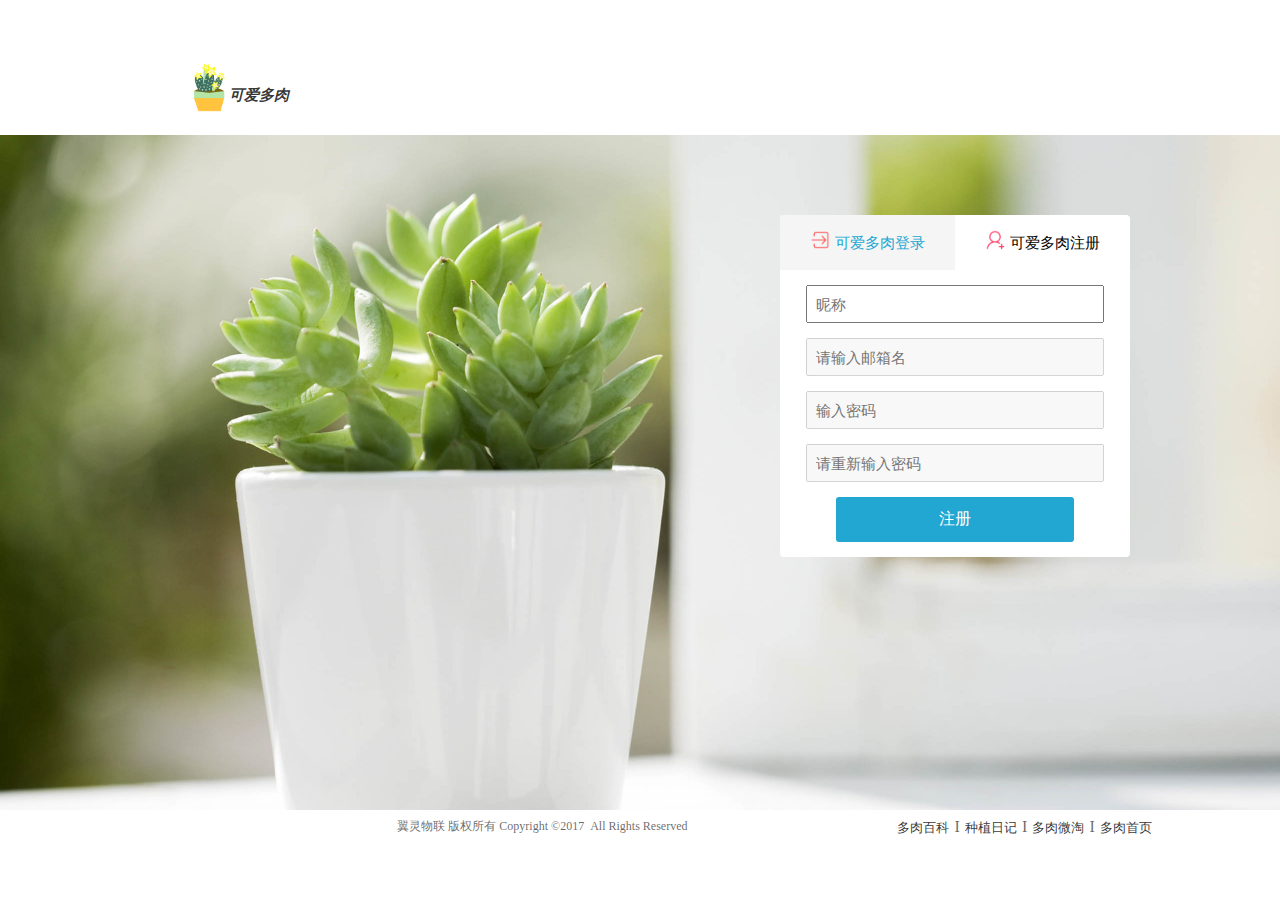
<file: register.html>
<!DOCTYPE html>
<html lang="en">
<head>
    <meta charset="UTF-8">
    <title>注册</title>
    <link rel="stylesheet" type="text/css" href="css/loginregister.css"/>
</head>
<body>
<header>
    <section class="logo">
        <a href="index.html">
            <img src="img/logo.png" alt="logo"/>
            <span>可爱多肉</span>
        </a>
    </section>
</header>
<main>
    <div>
        <section class="formnav">
            <ul>
                <li class="loginli"><img id="mailimg" src="img/log.png"/><span>可爱多肉登录</span></li>
                <li class="registerli"><img  id="vipimg" src="img/reg.png"/><span>可爱多肉注册</span></li>
            </ul>
        </section>
        <section class="formcont" id="login">
            <form name="form1" action="#">
                <input  class="teltext" id="teltext" type="text" placeholder="请输入邮箱名" onblur="loginverify1();log1result()"/>
                <input  class="pwdtext" id="pwdtext" type="password" placeholder="输入密码" onblur="loginverify2()"/>
                <p class="lrtip" id="tip1"></p>
                <p class="lrtip" id="tip2"></p>


                <input id="safebox" type="checkbox" checked/><lable  for="safebox">自动登录</lable>
                <input id="sslbox" type="checkbox"/><lable  for="sslbox">SSL安全登录</lable>
                <a id="forgetpwd" href="#">忘记密码?</a>

                <div class="tip">
                    <span>请不要在网吧或者公共电脑上使用自动登录选项</span>
                </div>

                <input class="btn" id="loginbtn" type="button" value="登录"/>
                <!--<input class="btn" id="registerbtn" type="button" value="注册"/>-->
            </form>
            <ul class="otherlogin">
                <li class="otherli1"><img id="blogimg" src="img/qql.png"/><a href="#"><span>QQ账号登录</span></a></li>
                <li class="otherli2"><img id="lightningimg" src="img/wxl.png"/><a href="#"><span>微信账号登录</span></a></li>
            </ul>
        </section>


        <section class="formcont" id="register">
            <form name="form2" action="#">
                <input class='nametext' id="rnametext" type="text" placeholder="昵称" onblur="register1();reg1result()"/>
                <input class="teltext" id="rteltext"  type="text" placeholder="请输入邮箱名" onblur="register2();reg2result()"/>
                <input class="pwdtext" id='rpwdtext' type="password" placeholder="输入密码" onblur="register3();reg3result()"/>
                <input  class="rpwdtext" id="rrpwdtext" type="password" placeholder="请重新输入密码" onblur="register4()"/>
                <p class="lrtip" id="tip3"></p>
                <p class="lrtip" id="tip4"></p>
                <p class="lrtip" id="tip5"></p>
                <p class="lrtip" id="tip6"></p>
                <!--<input class="btn" id="rloginbtn" type="button" value="登录"/>-->
                <input class="btn" id="rregisterbtn" type="button" value="注册" />
            </form>
        </section>

    </div>
</main>
<footer>
    <ul>
        <li><a href="index.html" target="_blank">多肉首页</a></li>
        <li><span>&Iota;</span></li>
        <li><a href="weitao.html" target="_blank">多肉微淘</a></li>
        <li><span>&Iota;</span></li>
        <li><a href="diary.html" target="_blank">种植日记</a></li>
        <li><span>&Iota;</span></li>
        <li><a href="baike.html" target="_blank">多肉百科</a></li>
        <li><p>翼灵物联 版权所有    Copyright ©2017&nbsp;&nbsp;All Rights Reserved</p></li>
    </ul>
</footer>
<script src="js/jquery-3.1.1.min.js"></script>
<script src="js/logreg.js"></script>
<script>
    $('#login').css('display','none');
    $('.loginli').css('background-color','rgba(238,238,238,0.6)');

    var p=document.getElementsByClassName('lrtip');
    for(var i=0;i<=p.length-1;i++){
        p[i].style.display='none';
    }
    //    登录验证和提示
    var p1=document.getElementById('tip1');
    var p2=document.getElementById('tip2');
    document.getElementById('pwdtext').disabled='true';
    function loginverify1(){
        var str1=document.getElementById('teltext').value;
        var atpos=str1.indexOf("@");
        var dotpos=str1.lastIndexOf('.');
        //意思就是说，输入的数据必须包含 @ 符号和点号(.)。同时，@ 不可以是邮件地址的首字符，并且 @ 之后需有至少一个点号：
        if(atpos<1||dotpos<atpos+2||dotpos+2>=str1.length){
            p1.style.display='block';
            p1.innerHTML='不是一个有效的Email地址';
            return false;
        }else{
            p1.style.display='none';
            return true;
        }
    }
    function log1result(){
        if(loginverify1()){
            document.getElementById('pwdtext').disabled=false;
        }
    }
    function loginverify2() {
        var log1result=loginverify1();
        if(log1result==true){
            var str2=document.getElementById('pwdtext').value;
            if(str2==''||str2==null){
                p2.style.display='block';
                p2.innerHTML='请输入密码';
                return false;
            }else{
                p2.style.display='none';
                return true;
            }
        }else{
            p2.style.display='none';
        }
    }

    //注册验证和提示
    var rname=document.getElementById('rnametext');
    var rtel=document.getElementById('rteltext');
    var rpwd=document.getElementById('rpwdtext');
    var rrpwd=document.getElementById('rrpwdtext');
    rtel.disabled=true;
    rpwd.disabled=true;
    rrpwd.disabled=true;
    var p3=document.getElementById('tip3');
    var p4=document.getElementById('tip4');
    var p5=document.getElementById('tip5');
    var p6=document.getElementById('tip6');

    function register1(){
        var   rnametext=rname.value;
        if(rnametext==''||rnametext==null){
            p3.style.display='block';
            p3.innerHTML='请输出有效用户名';
            return false;
        }else{
            p3.style.display='none';
            return true;
        }
    }
    function reg1result() {
        if(register1()==true){

            rtel.disabled=false;
        }
    }

    function register2(){
        var reg1result=register1();
        if(reg1result==true){
            var rteltext=rtel.value;
            var ratpos=rteltext.indexOf("@");
            var rdotpos=rteltext.lastIndexOf('.');
            if(ratpos<1||rdotpos<ratpos+2||rdotpos+2>=rteltext.length){
                p4.style.display='block';
                p4.innerHTML='不是一个有效的Email地址';
                return false;
            }else{
                p4.style.display='none';
                return true;
            }
        }else{
            p4.style.display='none';
        }
    }
    function reg2result() {
        if(register2()==true){
            rpwd.disabled=false;
        }
    }
    function register3(){
        var reg2result=register2();
        if(reg2result==true){
            var rpwdtext=rpwd.value;
            if(rpwdtext==''||rpwdtext==null||rpwdtext.length<=6){
                p5.style.display='block';
                p5.innerHTML='请输入不少于6位的有效密码';
                return false;
            }else{
                p5.style.display='none';
                return true;
            }
        }else{
            p5.style.display='none';
        }
    }
    function reg3result() {
        if(register3()==true){
            rrpwd.disabled=false;
        }
    }
    function register4(){
        var reg3result=register3();
        var rrpwdtext=rrpwd.value;
        if(reg3result==true){
            var rpwdtext=rpwd.value;
            if(rrpwdtext==rpwdtext){
                p6.style.display='none';
                return true;
            }
            else{
                p6.style.display='block';
                p6.innerHTML='两次输入的密码不一致';
                return false;
            }

        }else{
            p6.style.display='none';
        }
    }

</script>
</body>
</html>
</file>
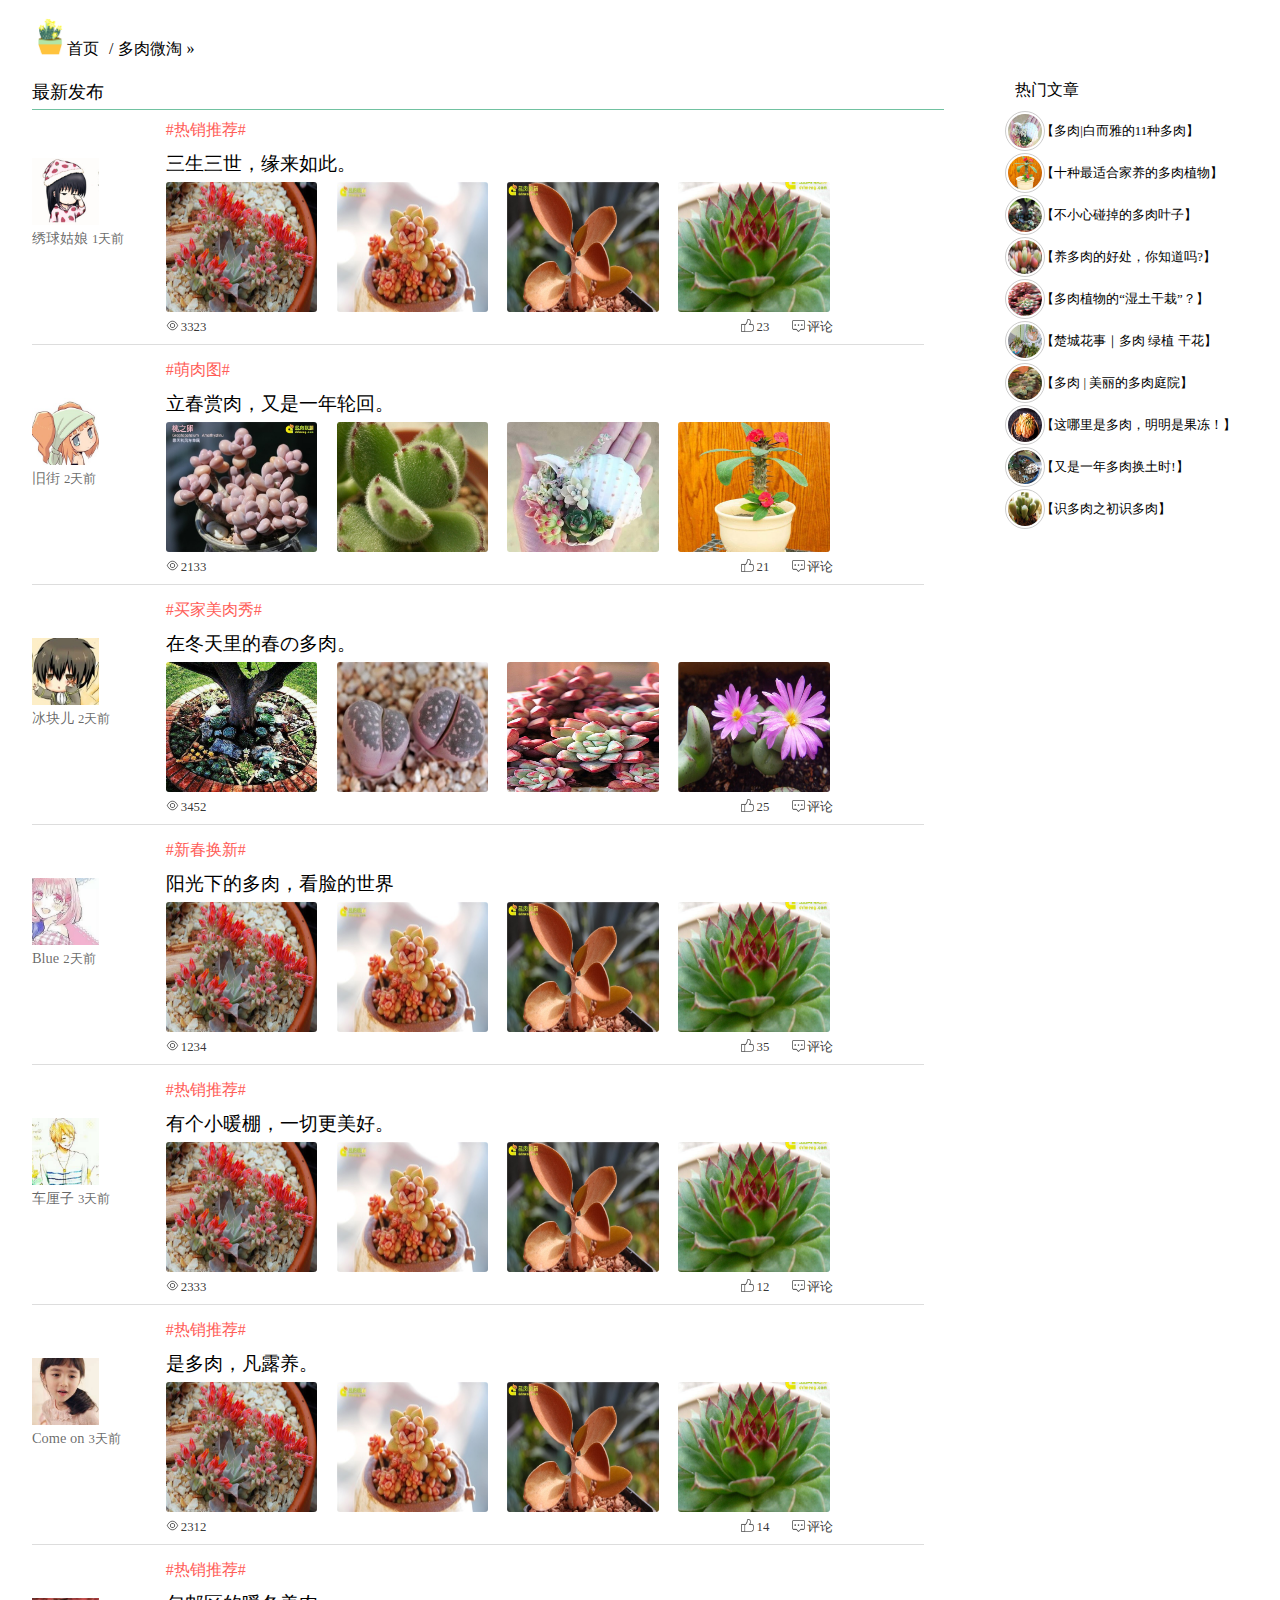
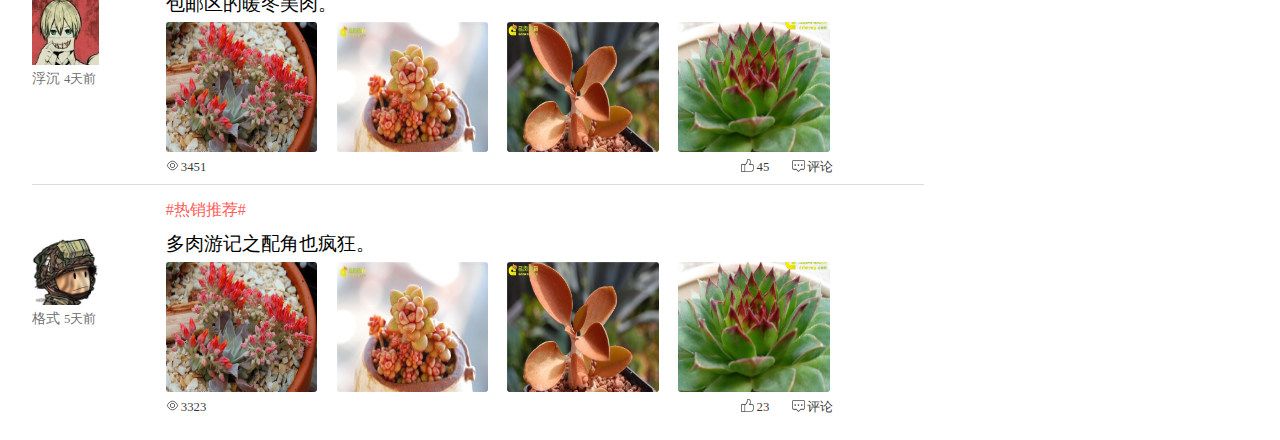
<file: weitao.html>
<!DOCTYPE html>
<html lang="en">
<head>
    <meta charset="UTF-8">
    <title>多肉微淘</title>
    <link rel="stylesheet" type="text/css" href="css/weitao.css"/>
</head>
<body>
    <header class="src">
        <span class="srcspan"><img src="img/logo.png" alt="logo"/></span><span><a href="index.html">首页</a><span><span>/</span><a href="details.html">多肉微淘&nbsp;&raquo;</a></span></span>
    </header>
    <main>
        <div class="wt">
            <h4>最新发布</h4>
            <div class="seller clearfloat">
               <div class="sellerleft">
                   <div class="sellerimg">
                       <img src="img/h1.jpg"/>
                   </div>
                   <div class="sellerspan">
                       <span>绣球姑娘</span>
                       <span>1天前</span>
                   </div>
               </div>
                <div class="sellerright">
                    <a href="#">#热销推荐#</a>
                    <p><a href="#">三生三世，缘来如此。</a></p>
                    <ul class="gimg">
                        <li><img src="img/j1.jpg"/></li>
                        <li><img src="img/j2.jpg"/></li>
                        <li><img src="img/j7.jpg"/></li>
                        <li><img src="img/j8.jpg"/></li>
                    </ul>
                    <ul class="dimg">
                    <li><img src="img/ll.png"/><span>3323</span></li>
                    <li><img src="img/pl.png"/><span>评论</span></li>
                    <li><img src="img/zan1.png"/><span>23</span></li>
                </ul>
                </div>
            </div>
            <div class="seller clearfloat">
                <div class="sellerleft">
                    <div class="sellerimg">
                        <img src="img/h2.jpg"/>
                    </div>
                    <div class="sellerspan">
                        <span>旧街</span>
                        <span>2天前</span>
                    </div>
                </div>
                <div class="sellerright">
                    <a href="#">#萌肉图#</a>
                    <p><a href="#">立春赏肉，又是一年轮回。</a></p>
                    <ul class="gimg">
                        <li><img src="img/j9.jpg"/></li>
                        <li><img src="img/j10.jpg"/></li>
                        <li><img src="img/w1.jpeg"/></li>
                        <li><img src="img/w2.jpeg"/></li>
                    </ul>
                    <ul class="dimg">
                        <li><img src="img/ll.png"/><span>2133</span></li>
                        <li><img src="img/pl.png"/><span>评论</span></li>
                        <li><img src="img/zan1.png"/><span>21</span></li>
                    </ul>
                </div>
            </div>
            <div class="seller clearfloat">
                <div class="sellerleft">
                    <div class="sellerimg">
                        <img src="img/h3.jpg"/>
                    </div>
                    <div class="sellerspan">
                        <span>冰块儿</span>
                        <span>2天前</span>
                    </div>
                </div>
                <div class="sellerright">
                    <a href="#">#买家美肉秀#</a>
                    <p><a href="#">在冬天里的春の多肉。</a></p>
                    <ul class="gimg">
                        <li><img src="img/w3.jpeg"/></li>
                        <li><img src="img/f1.jpg"/></li>
                        <li><img src="img/w5.jpeg"/></li>
                        <li><img src="img/f2.jpg"/></li>
                    </ul>
                    <ul class="dimg">
                        <li><img src="img/ll.png"/><span>3452</span></li>
                        <li><img src="img/pl.png"/><span>评论</span></li>
                        <li><img src="img/zan1.png"/><span>25</span></li>
                    </ul>
                </div>
            </div>
            <div class="seller clearfloat">
                <div class="sellerleft">
                    <div class="sellerimg">
                        <img src="img/h4.jpeg"/>
                    </div>
                    <div class="sellerspan">
                        <span>Blue</span>
                        <span>2天前</span>
                    </div>
                </div>
                <div class="sellerright">
                    <a href="#">#新春换新#</a>
                    <p><a href="#">阳光下的多肉，看脸的世界</a></p>
                    <ul class="gimg">
                        <li><img src="img/j1.jpg"/></li>
                        <li><img src="img/j2.jpg"/></li>
                        <li><img src="img/j7.jpg"/></li>
                        <li><img src="img/j8.jpg"/></li>
                    </ul>
                    <ul class="dimg">
                        <li><img src="img/ll.png"/><span>1234</span></li>
                        <li><img src="img/pl.png"/><span>评论</span></li>
                        <li><img src="img/zan1.png"/><span>35</span></li>
                    </ul>
                </div>
            </div>
            <div class="seller clearfloat">
                <div class="sellerleft">
                    <div class="sellerimg">
                        <img src="img/h5.jpg"/>
                    </div>
                    <div class="sellerspan">
                        <span>车厘子</span>
                        <span>3天前</span>
                    </div>
                </div>
                <div class="sellerright">
                    <a href="#">#热销推荐#</a>
                    <p><a href="#">有个小暖棚，一切更美好。</a></p>
                    <ul class="gimg">
                        <li><img src="img/j1.jpg"/></li>
                        <li><img src="img/j2.jpg"/></li>
                        <li><img src="img/j7.jpg"/></li>
                        <li><img src="img/j8.jpg"/></li>
                    </ul>
                    <ul class="dimg">
                        <li><img src="img/ll.png"/><span>2333</span></li>
                        <li><img src="img/pl.png"/><span>评论</span></li>
                        <li><img src="img/zan1.png"/><span>12</span></li>
                    </ul>
                </div>
            </div>
            <div class="seller clearfloat">
                <div class="sellerleft">
                    <div class="sellerimg">
                        <img src="img/h6.jpg"/>
                    </div>
                    <div class="sellerspan">
                        <span>Come on</span>
                        <span>3天前</span>
                    </div>
                </div>
                <div class="sellerright">
                    <a href="#">#热销推荐#</a>
                    <p><a href="#">是多肉，凡露养。</a></p>
                    <ul class="gimg">
                        <li><img src="img/j1.jpg"/></li>
                        <li><img src="img/j2.jpg"/></li>
                        <li><img src="img/j7.jpg"/></li>
                        <li><img src="img/j8.jpg"/></li>
                    </ul>
                    <ul class="dimg">
                        <li><img src="img/ll.png"/><span>2312</span></li>
                        <li><img src="img/pl.png"/><span>评论</span></li>
                        <li><img src="img/zan1.png"/><span>14</span></li>
                    </ul>
                </div>
            </div>
            <div class="seller clearfloat">
                <div class="sellerleft">
                    <div class="sellerimg">
                        <img src="img/h7.jpg"/>
                    </div>
                    <div class="sellerspan">
                        <span>浮沉</span>
                        <span>4天前</span>
                    </div>
                </div>
                <div class="sellerright">
                    <a href="#">#热销推荐#</a>
                    <p><a href="#">包邮区的暖冬美肉。</a></p>
                    <ul class="gimg">
                        <li><img src="img/j1.jpg"/></li>
                        <li><img src="img/j2.jpg"/></li>
                        <li><img src="img/j7.jpg"/></li>
                        <li><img src="img/j8.jpg"/></li>
                    </ul>
                    <ul class="dimg">
                        <li><img src="img/ll.png"/><span>3451</span></li>
                        <li><img src="img/pl.png"/><span>评论</span></li>
                        <li><img src="img/zan1.png"/><span>45</span></li>
                    </ul>
                </div>
            </div>
            <div class="seller clearfloat">
                <div class="sellerleft">
                    <div class="sellerimg">
                        <img src="img/h8.jpg"/>
                    </div>
                    <div class="sellerspan">
                        <span>格式</span>
                        <span>5天前</span>
                    </div>
                </div>
                <div class="sellerright">
                    <a href="#">#热销推荐#</a>
                    <p><a href="#">多肉游记之配角也疯狂。</a></p>
                    <ul class="gimg">
                        <li><img src="img/j1.jpg"/></li>
                        <li><img src="img/j2.jpg"/></li>
                        <li><img src="img/j7.jpg"/></li>
                        <li><img src="img/j8.jpg"/></li>
                    </ul>
                    <ul class="dimg">
                        <li><img src="img/ll.png"/><span>3323</span></li>
                        <li><img src="img/pl.png"/><span>评论</span></li>
                        <li><img src="img/zan1.png"/><span>23</span></li>
                    </ul>
                </div>
            </div>


        </div>
        <aside id="right">
            <h4>热门文章</h4>
            <ul>
                <li><a href="http://yidianzixun.com/n/0Fansmyr?s=9&appid=design"><span class="spanimg"><img src="img/w1.jpeg" alt="文章1"/></span><span class="spantitle">【多肉|白而雅的11种多肉】</span></a></li>
                <li><a href="http://yidianzixun.com/n/0Fmb58AA?s=9&appid=design"><span class="spanimg"><img src="img/w2.jpeg" alt="文章2"/></span><span class="spantitle">【十种最适合家养的多肉植物】</span></a></li>
                <li><a href="http://yidianzixun.com/n/0FiJQdyM?s=9&appid=design"><span class="spanimg"><img src="img/w3.jpeg" alt="文章3"/></span><span class="spantitle">【不小心碰掉的多肉叶子】</span></a></li>
                <li><a href="http://yidianzixun.com/n/0FcLkWWx?s=9&appid=design"><span class="spanimg"><img src="img/w4.jpeg" alt="文章4"/></span><span class="spantitle">【养多肉的好处，你知道吗?】</span></a></li>
                <li><a href="http://yidianzixun.com/n/0FmkWNp7?s=9&appid=design"><span class="spanimg"><img src="img/w5.jpeg" alt="文章5"/></span><span class="spantitle">【多肉植物的“湿土干栽”？】</span></a></li>
                <li><a href="http://yidianzixun.com/n/0F3mUwN2?s=9&appid=design"><span class="spanimg"><img src="img/w6.jpeg" alt="文章6"/></span><span class="spantitle">【楚城花事｜多肉 绿植 干花】</span></a></li>
                <li><a href="http://yidianzixun.com/n/0FMDSpF0?s=9&appid=design"><span class="spanimg"><img src="img/w7.jpeg" alt="文章7"/></span><span class="spantitle">【多肉 | 美丽的多肉庭院】</span></a></li>
                <li><a href="http://yidianzixun.com/n/0F9vm8c6?s=9&appid=design"><span class="spanimg"><img src="img/w8.jpeg" alt="文章8"/></span><span class="spantitle">【这哪里是多肉，明明是果冻！】</span></a></li>
                <li><a href="http://yidianzixun.com/n/0Fk2ZkLM?s=9&appid=design"><span class="spanimg"><img src="img/w9.jpeg" alt="文章9"/></span><span class="spantitle">【又是一年多肉换土时!】</span></a></li>
                <li><a href="http://yidianzixun.com/n/0Fm4W8go?s=9&appid=design"><span class="spanimg"><img src="img/w10.jpeg" alt="文章10"/></span><span class="spantitle">【识多肉之初识多肉】</span></a></li>
            </ul>
        </aside>

    </main>

</body>
</html>
</file>
<file: css/common.css>
/*footer*/
footer{
    width:100%;
    clear: both;
    height:60px;
    text-align: center;
    background-color: #71c2a1;
    color: #fff;

}
footer ul li{
    display: inline-block;
    padding:5px 20px;
}
footer ul li a{
    color: #fff;
}
footer ul li a:hover{
    color: rgba(127, 127, 127, 0.88);
}
@media screen and (max-width: 650px){

    footer ul li{
        padding:5px 0;
    }
    footer p, footer ul li a, footer ul li span{
        font-size:0.8em;
    }
}
</file>
<file: css/index.css>
@charset "UTF-8";
*{
    margin:0;
    padding:0;
    -webkit-box-sizing: border-box;
    -moz-box-sizing: border-box;
    box-sizing: border-box;
    font-family: 微软雅黑;
}
.clearfloat:after{
    display: block;
    clear: both;
    content: '';
    visibility: hidden;
    height:0;
}
/*改动*/
html{
    width:100%;
    overflow-x: hidden;
}

h4{
    font-weight:normal;
    margin:20px 0  10px 10px;
}
ul{
    list-style: none;
}
a{
    cursor: pointer;
    text-decoration: none;
    color: #000;
}
a:hover{
    color: #71c2a1;
}

header,#headimg{
    width:100%;
}
main{
    width:95%;
    margin:0 auto;
}
#left,#right,#main
{
    float: left;
}
#left{
    width:10%;
}
#right{
    width:25%;
}
#main{
    width:65%;
}

@media screen and (min-width:601px ){
    /*header*/
    header{
        height:60px;
    }
    .logo,nav{
        float: left;
    }
    .logo{
        width:10%;
        text-align: center;
    }
    nav{
        width:90%;
        height:60px;
        line-height:60px;
        position: relative;
    }

    .logo #logo{
        height:58px;
    }
    nav #hful,nav #hsul{
        float: left;
    }
    nav #hful{
        width:80%;
    }
    nav #hsul{
        width:20%;
        position: relative;
    }
    nav #hful li{
        display: inline-block;

        width:15%;
        text-align: center;
    }
    nav #hsul li{
        display: inline-block;
        float: right;
        width:20%;
        text-align: center;
    }
    nav #hsul li:first-child{
        width:15%;
       position: absolute;
        top:10px;
    }
    nav #hsul li ul{
        position: absolute;
        background-color: #fff;
        z-index: 100;
    }
    nav #hsul li:nth-child(2){
        margin-right:40%;
    }
    nav #hsul li img{
        width:100%;
    }
    nav #togul{
        position: absolute;
        z-index: 100;
        background-color: #F7F7F7;
        -webkit-box-shadow:0 0 3px #aaa;
        -moz-box-shadow:0 0 3px #aaa;
        box-shadow:0 0 3px #aaa;
        -webkit-border-radius:3px;
        -moz-border-radius:3px;
        border-radius:3px ;
        padding:10px 20px;
        top:50px;
        right:14%;
    }
    nav #togul li{
        height:30px;
        line-height:30px;
    }
}
#headimg img{
    width:100%;
}

/*main*/

/*left*/
#left{
    /*position: fixed;*/
    position: absolute;
    top:668px;
    left:20px;
}
#left ul{
    background-color: #71c1a0;
    -webkit-border-radius: 5px;
    -moz-border-radius: 5px;
    border-radius: 5px;;
}
#left ul li{
    text-align: center;
    padding:5px;
}
#left ul li a{
    color: #fff;
}
#left ul li a:hover{
    color: rgba(127, 127, 127, 0.88);
}
#main{
    margin-left:10%;
}
#main section h4{
}
#main section ul{
    width:100%;
}
#main section ul li{
    width:24%;
    display: inline-block;
    padding:10px;
    margin-bottom:5px;
    background-color: #eee;
    text-align: center;
}
#main section ul li a figure img{
     width:100%;
     height:160px;
     max-height:160px;
 }


/*right*/
@keyframes mycartoon {
    0%{
        transform: rotate(0deg);
        -webkit-transform: rotate(0deg);
        -moz-transform: rotate(0deg);
        -ms-transform: rotate(0deg);
}
    100%{
        transform: rotate(360deg);
        -webkit-transform: rotate(360deg);
        -moz-transform: rotate(360deg);
        -ms-transform: rotate(360deg);
    }
}
#right ul li{
    margin-top:2px;
}
#right ul li .spanimg{
    display: inline-block;
    width:15%;
}
#right ul li .spantitle{
    display: inline-block;
    width:85%;
}
#right ul li:hover .spanimg img{
    animation:mycartoon 1s linear;
    -webkit-animation:mycartoon 1s linear;
    -moz-animation: mycartoon 1s linear;
    -webkit-box-shadow: inset 1px  1px  2px #ccc;
    -moz-box-shadow: inset 1px  1px  2px #ccc;
    box-shadow:inset  0  0  2px #ccc;
    border:1px solid #aaa;
}

#right ul li .spanimg img{
    width:40px;
    height:40px;
    border-radius:50%;
    padding:2px;
    border:1px solid #ccc;
    vertical-align:middle;

}
#right ul li .spantitle{
    font-size:0.8em;
}


@media screen and (max-width:992px ){
    #main section ul li{
        width:32%;
    }
}
@media screen and (max-width:925px ){
    nav #hful{
        width:75%;
    }
    nav #hsul{
        width:25%;
    }
    nav #hful li{
        width:17%;
    }

    #right ul li .spantitle{
       padding-left:10px;
    }
}
@media screen and (max-width:825px ){
    #right{
        display: none;
    }
    #main{
        width:90%;
    }
    #main section ul li{
        width:24%;
    }
    #main section ul li a figure img{
        height:150px;
        max-height:150px;
    }
    nav #hsul li:nth-child(2){
        margin-right:30%;
    }

}
@media screen and (max-width:760px ){
    nav #hful li{
        width:17%;
    }
    nav #hful li a{

    }
    nav #hsul li{
        width:30%;
    }
    #left{
        display: none;
    }
    main{
        width:98%;
    }
    #main{
        margin-left:auto;
        width:100%;
    }
    #main section ul li{
        width:24.3%;
    }

}
@media screen and (max-width: 650px){
    #main section ul li{
        width:32%;
    }
    #main section ul li a figure img{
        height:130px;
        max-height:130px;
    }
    #main section ul li a figure figcaption{
        font-size: 0.8em;
    }
    nav  #hsul li:first-child{
        top:6px;
    }
}
</file>
<file: css/normal.css>
*{box-sizing: border-box;
    font-family: '微软雅黑','宋体','华文宋体';
}
html{overflow-x: hidden;}
.col-3,h1{margin: 0;}
/*手机*/
[class*="col-"] {
    width: 100%;
}

[class*="col-"] {
    float: left;
   /* border: 1px solid red;*/
    padding: 10px;
}

/*清除浮动*/
.row:after{

    content:"";
    display: block;
    clear: both;
}

.center{margin: 0 auto;}
body{width:100%;}
/*平板*/
@media only screen and  (min-width: 650px) {
    .col-1-n {width: 8.33%;}
    .col-2-n {width: 16.66%;}
    .col-3-n {width: 25%;}
    .col-4-n {width: 33.33%;}
    .col-5-n {width: 41.66%;}
    .col-6-n {width: 50%;}
    .col-7-n {width: 58.33%;}
    .col-8-n {width: 66.66%;}
    .col-9-n {width: 75%;}
    .col-10-n {width: 83.33%;}
    .col-11-n {width: 91.66%;}
    .col-12-n {width: 100%;}
}

/*电脑*/
@media only screen and (min-width: 770px) {
    .col-1 {width: 8.33%;}
    .col-2 {width: 16.66%;}
    .col-3 {width: 25%;}
    .col-4 {width: 33.33%;}
    .col-5 {width: 41.66%;}
    .col-6 {width: 50%;}
    .col-7 {width: 58.33%;}
    .col-8 {width: 66.66%;}
    .col-9 {width: 75%;}
    .col-10 {width: 83.33%;}
    .col-11 {width: 91.66%;}
    .col-12 {width: 100%;}

}
</file>
<file: css/fabu.css>
.tit
{
    margin:40px 0;
    text-align:center ;
}
.tit img
{
    width: 100px;
    max-width:100%;
    /*min-width: 10%;*/
    vertical-align: bottom;
}
.tit span
  {
      font-size: xx-large;
      color: rgb(43,76,126);
      font-weight: 600;
      font-family:华文新魏;
  }

.formmain{
    box-shadow: 0 0 10px 10px #eee;
    /*border:1px solid #000;*/
    margin: 20px;
}
.upload{
    text-align: center;
    cursor: pointer;
    margin:10px 0 10px;
}
.upload img{
    width:180px;
}
.table form .span,.tishi{
    height:40px;
    line-height: 40px;
    font-size: 16px;
    text-align: right;
}
#textarea .span{
    height:100px;
    line-height: 100px;
    font-size: 16px;
    text-align: right;
}
.table form .span span,#textarea .span span{
    font-size: 16px;
}

input{
    background-color: rgb(246,249,249);
    padding: 0 5px;
    border:1px solid rgba(103, 139, 51, 0.23);
    height:40px;
    border-radius: 8px;
    -moz-border-radius:25px; /* 老的 Firefox */
    margin-bottom: 10px;
}
.input1{
    width:80%;
}
.input2{
    width:40%;
}
textarea{
    height:100px;
    border:1px solid rgba(103, 139, 51, 0.23);
    background-color: rgb(246,249,249);
    margin-bottom: 10px;
    border-radius: 8px;
    -moz-border-radius:25px; /* 老的 Firefox */
}
select{
    padding:8px 15px;
    border-color: #ddd;
    -webkit-border-radius:3px;
    -moz-border-radius:3px;
    border-radius:3px;
    -webkit-box-shadow: 0 0 1px #ddd;
    -moz-box-shadow: 0 0 1px #ddd;
    box-shadow: 0 0 1px #ddd;
}
.submit{
    margin-top: 10px;
    margin-bottom: 20px;
    text-align: center;
}
.submit button{
    /*padding: 15px 60px;*/
    padding: 2% 8%;
    background-color:rgb(86,126,187);
    border-radius: 25px;
    -moz-border-radius: 25px;
    color: #FFF;
    font-size: 16px;
    -webkit-transition-duration: 0.4s;
    transition-duration: 0.4s;
    cursor: pointer;
    outline: none; /*去掉button被点击时的边框*/
    border: 1px solid #fff;
}
.submit button:hover{
    color: rgb(43,76,126);
    background-color: #fff;
    border: 1px solid rgb(43,76,126);
}
@media screen and (max-width: 768px){
    .upload img{
        width:140px;
    }
    .table form .span,#textarea .span{
        text-align: left;
        height:40px;
        line-height: 40px;
    }
    .input2{
        width:60%;
    }
}
@media screen and (max-width: 460px){
    .formmain{
        margin:0;
    }
    .tit  {
        margin: 5px 0;
    }
    .tit img {
        width:50px;
    }
    .tit span
    {
        font-size: medium;
    }
    .upload img{
        width:100px;
    }
    .input1,.input2{
        width:90%;
    }
}
</file>
<file: css/backstage.css>
@charset "UTF-8";
*{
    margin:0;
    padding:0;
    -webkit-box-sizing: border-box;
    -moz-box-sizing: border-box;
    box-sizing: border-box;
    font-family: 微软雅黑;
}
.clearfloat:after{
    display: block;
    clear: both;
    content: '';
    visibility: hidden;
    height:0;
}
html,body{
    height:100%;
    line-height:100%;
    overflow-y: hidden;
}
ul{
    list-style: none;
    width:80%;
   margin:20% auto 0;
}
ul>li{
    float: left;
    width:25%;
    height:200px;
    line-height:200px;
    text-align: center;
}
ul>li>a{
    text-decoration: none;
    color: rgba(0,0,0,0.8);
}
ul>li:first-child>img,ul>li>a>img{
    width:20%;
    -webkit-transform: translateY(15px);
    -moz-transform: translateY(15px);
    -ms-transform: translateY(15px);
    -o-transform: translateY(15px);
    transform: translateY(15px);
}
ul>li:first-child{
    background-color:#71c2a1;
    cursor: auto;
}
ul>li:nth-child(2){
    background-color: #ed5c54;
}
ul>li:nth-child(3){
    background-color: #00b36a;
}
ul>li:nth-child(4){
     background-color: #ecbb26;
 }
ul>li:nth-child(5){
      background-color: #b3e5a6;
  }
ul>li:nth-child(6){
       background-color: #1296db;
   }
ul>li:nth-child(7){
    background-color: #ffc891;
}
ul>li:last-child{
    background-color: #ed5c54;
}
</file>
<file: css/baike.css>
@charset "UTF-8";
*{
    margin:0;
    padding:0;
    -webkit-box-sizing: border-box;
    -moz-box-sizing: border-box;
    box-sizing: border-box;
    font-family: 微软雅黑;
}
ul{
    list-style: none;
}
a{
    cursor: pointer;
    text-decoration: none;
    color: #000;
}
h4{
    font-weight:normal;
    margin:20px 0  10px 10px;
}
.clearfloat:after{
    display: block;
    clear: both;
    content: '';
    visibility: hidden;
    height:0;
}

/*src*/
body{
    width:95%;
    margin:0 auto;
}
header,main{
    width: 100%;
}

.src{
    margin-top:18px;
}
.src span{
    padding:0 5px;
}
.src .srcspan{
    display: inline-block;
    width:30px;
}
.src .srcspan img{
    width:26px;
    vertical-align: -1px;
}
.src span a:hover{
    color: #71c2a1;
}
@media screen and (min-width:1245px){
    main #left,main #right
    {
        float: left;
    }
    main #left{
        width:75%;
        margin-right:5%;
    }
    main #right{
        width:20%;
    }
    /*right*/

    @keyframes mycartoon {
        0%{
            transform: rotate(0deg);
            -webkit-transform: rotate(0deg);
            -moz-transform: rotate(0deg);
            -ms-transform: rotate(0deg);
        }
        100%{
            transform: rotate(360deg);
            -webkit-transform: rotate(360deg);
            -moz-transform: rotate(360deg);
            -ms-transform: rotate(360deg);
        }
    }
    #right ul{
        padding:5px 10px;
        background-color:rgba(238,238,238,0.3);
    }
    #right ul li{
        margin-top:2px;
    }
    #right ul li .spanimg{
        display: inline-block;
        width:15%;
    }
    #right ul li .spantitle{
        display: inline-block;
        width:85%;
    }
    #right ul li:hover .spanimg img{
        animation:mycartoon 1s linear;
        -webkit-animation:mycartoon 1s linear;
        -moz-animation: mycartoon 1s linear;
        -webkit-box-shadow: inset 1px  1px  2px #ccc;
        -moz-box-shadow: inset 1px  1px  2px #ccc;
        box-shadow:inset  0  0  2px #ccc;
        border:1px solid #aaa;
    }

    #right ul li .spanimg img{
        width:40px;
        height:40px;
        border-radius:50%;
        padding:2px;
        border:1px solid #ccc;
        vertical-align:middle;

    }
    #right ul li .spantitle{
        font-size:0.8em;
    }

}

/*main*/
/*left*/
#left h4{
    font-size: 18px;
    margin-left:0;
    padding-bottom:5px;
    border-bottom: 1px solid  #71c2a1;
}
.wenzhang{
    width:100%;
    /*clear: both;*/
    border-bottom:1px solid #eee;
    padding-bottom:10px;
    margin-bottom:20px;
}
.wenzhang .wenleft,.wenzhang .wenright{
    float: left;
}
.wenzhang .wenleft{
    width:22%;
}
.wenzhang .wenright{
    padding-left:2%;
    width:70%;
}
.wenzhang .wenleft img{
    width:100%;
}
.wenright h3{
    margin-bottom:10px;
    color: rgba(0,0,0,0.8);
}
.wenright p{
    font-size:14px;
    color: rgba(0,0,0,0.6);
    margin-bottom:20px;
}
.wenright ul li{
    display: inline-block;
    font-size:14px;
}
.wenright ul li:first-child{
    margin-right:10px;
    color: #71c2a1;
    font-weight: 600;
}
.wenright ul li:nth-child(2){
    color:rgba(0,0,0,0.5);
}
.wenright ul li:last-child{
    float: right;
    background-color: #ddd;
    color: #fff;
    cursor: pointer;
    -webkit-border-radius:3px;
    -moz-border-radius:3px;
    border-radius:3px;
}
.wenright ul li:last-child:hover{
    background-color: #dd5a43;
}
.wenright ul li:last-child img{
    width:20px;
    padding-top:0;
    transform: translateY(2px);
    -webkit-transform: translateY(2px);
    -moz-transform: translateY(2px);
    -ms-transform: translateY(2px);
}
/*right*/
#right h4 img{
    width:20px;
    margin-right:5px;
    padding-right: 5px;
    vertical-align: middle;
}
@media screen and (max-width: 1245px){
    #left{
        width:100%;
    }
    #right{
        display: none;
    }
    /*#right h4{*/
        /*font-size: 18px;*/
        /*margin-left:0;*/
        /*padding-bottom:5px;*/
        /*border-bottom: 1px solid  #71c2a1;*/
    /*}*/
    /*#right ul li a .spanimg{*/
        /*display: inline-block;*/
        /*width:20%;*/
    /*}*/
    /*#right ul li a .spanimg img{*/
        /*width:100%;*/
    /*}*/
}
</file>
<file: css/details.css>
*{
    box-sizing: border-box;
    font-family: '微软雅黑','宋体','华文宋体';
    margin:0;
    padding:0;
}
html{overflow-x: hidden;}
.col-3,h1{margin: 0;}
/*手机*/
[class*="col-"] {
    width: 100%;
}

[class*="col-"] {
    float: left;
    /* border: 1px solid red;*/
    padding: 10px;
}

/*清除浮动*/
.row:after{

    content:"";
    display: block;
    clear: both;
}

.center{margin: 0 auto;}
body{width:100%;}
/*平板*/
@media only screen and  (min-width: 650px) {
    .col-1-n {width: 8.33%;}
    .col-2-n {width: 16.66%;}
    .col-3-n {width: 25%;}
    .col-4-n {width: 33.33%;}
    .col-5-n {width: 41.66%;}
    .col-6-n {width: 50%;}
    .col-7-n {width: 58.33%;}
    .col-8-n {width: 66.66%;}
    .col-9-n {width: 75%;}
    .col-10-n {width: 83.33%;}
    .col-11-n {width: 91.66%;}
    .col-12-n {width: 100%;}
}

/*电脑*/
@media only screen and (min-width: 770px) {
    .col-1 {width: 8.33%;}
    .col-2 {width: 16.66%;}
    .col-3 {width: 25%;}
    .col-4 {width: 33.33%;}
    .col-5 {width: 41.66%;}
    .col-6 {width: 50%;}
    .col-7 {width: 58.33%;}
    .col-8 {width: 66.66%;}
    .col-9 {width: 75%;}
    .col-10 {width: 83.33%;}
    .col-11 {width: 91.66%;}
    .col-12 {width: 100%;}

}
a{
    cursor: pointer;
    text-decoration: none;
    color: #000;
}
a:hover{
    color: #71c2a1;
}

#goodsmain{
    width:95%;
    margin:0 auto;
}
/*src*/
.src{
    width:100%;
}
.src span{
    padding:0 5px;
}
.src .srcspan{
   display: inline-block;
    width:30px;
}
.src .srcspan img{
    width:26px;
    vertical-align: -1px;
}




/*商品详情图*/
.focusMain{margin:0 auto;}
/*width:650px; width:680px; */
.focusArea{   margin:0 auto 15px; position:relative; overflow:hidden;}
/*width:594px;width:594px;*/
.focusCon{  position:absolute; top:0;}
/*width:594px;*/
.focusItem{ position:relative; margin:0 4px; padding:1px; border:1px solid #666; background:#DDDEDE;}
.focusIndicators{ height:7px; font-size:0; line-height:0; text-align:center;}
.focusIndicators a{ display:inline-block; width:7px; height:7px; margin:0 4px; background-position:0 -50px; font-size:0; _zoom:1; cursor:pointer; overflow:hidden;}
.focusIndicators .current{ background-position:-10px -50px;}
.focusItem img, .focusIndicators img{ width:100%; height:100%;}
.isFocus .focusArea{ height:460px;}
.isFocus .focusItem{width:582px;height:450px;}
/*width:582px;height:450px;*/
.demoG .focusItem{ display:none; position:absolute; top:0; left:0; }
.demoG .focusIndicators{ height:42px;}
.demoG .focusIndicators a{ width:60px; height:40px; margin:0 2px; border:1px solid rgb(96, 109, 128); background:none;}
.demoG .focusIndicators .current{ border:1px solid #FFF;}

.goodsname .dellist .detailul{
    list-style-type: none;
    text-align: left;
    margin-left:9%;
}
.goodsname .dellist .detailul li {
    margin: 5px 0;
}
.goodsname .dellist .detailul #li1{
    font-size: x-large;
    color: rgb(113, 194, 161);
    font-weight: 600;
    padding: 2% 0;
}
.goodsname .dellist .detailul #li2{
    padding-bottom: 3px;
    border-bottom: 1px rgba(132, 149, 75, 0.19) solid ;
}
/*.goodsname .dellist form*/
/*{*/
    /*float: left;*/
    /*margin-left: 9%;*/
/*}*/
.goodsname .dellist #pay{
    margin-left: 9%;
    margin-top:18px;
}
.goodsname .dellist #pay select{
   font-size: 16px;
    padding:2px 10px;
}
.goodsname .dellist #paymonth{
    margin-left: 9%;
    margin-top:18px;
}
.goodsname .dellist #paymonth ul{
    list-style: none;
    display: inline-block;
    margin:0;
    padding-left:0;
}
.goodsname .dellist #paymonth ul li{
     display: inline-block;
     border:1px solid #aaa;
     padding:2px;
    cursor: pointer;
    font-size: 0.8em;
 }
.goodsname .dellist #paymonth ul li:hover{
    border:1px solid rgb(113, 194, 161);
}
.goodsname .dellist #permonth{
    margin-left:9%;
    margin-top: 18px;
}
.goodsname .dellist #permonth span .prispan{
    color: #ff4c3f;
    font-size:25px;
}

.goodsname .dellist #btn1
{
    float: left;
    margin-left: 9%;
    background-color: rgb(113, 194, 161);
    font-size: large;
    cursor: pointer;
    text-align: center;
    color: #FFFFFF;
    border:none;
    border-radius: 15px;
    text-decoration: none;
    outline: none;
    padding:10px 20px;
    box-shadow: 0 5px rgba(147, 147, 147, 0.8);
}
.goodsname .dellist #btn1:hover {
    background-color: rgb(90, 191, 158);
}
.goodsname .dellist #btn1:active
{
    background-color: rgb(66, 191, 163);
    box-shadow: 0 2px rgba(147, 147, 147, 0.8);
    transform: translateY(4px);
}
.dellist #like{
    display: inline-block;
    width: 30px;
    height: 30px;
    margin-left: 9%;
    background-size:100%;
    transform: translateY(7px);
    -webkit-transform:translateY(7px);
    -moz-transform:translateY(7px);
    -ms-transform:translateY(7px);
}
.img1{
    background:url("../img/like.png");
}
.img2{
    background:url("../img/collect.png");
}
.dellist .shatu{
    width: 33px;
    height: 33px;
    margin:0 5px;
    display: inline-block;
    vertical-align: middle;
}
.dellist .shatu:hover {
    opacity: 0.8;
}
.other {
    /*width: 100%;*/
    height:400px;
    border:1px solid #eee;
    /*margin-top: 165px;*/
}
.other #ogoods{
    width:100%;
    height:40px;
    margin-top: 10px;
}
.other #ogoods #span1{
    float: left;
    /*margin-left:40px;*/
    font-size: large;
    font-weight: 500;
}
.other #ogoods #span2{
    float: right;
    margin-right:40px;
}
.other #ogoods #span2 a{
    text-decoration: none;
    color: rgb(113, 194, 161);
}
.other #ogoods #span2 a:hover{
    color: #000;
}
.other .ogoods
{
    width:50%;
    float: left;
    padding: 10px 0;
}

.other .ogoods a {
    text-decoration: none;
    color: #000;
}
.other .ogoods a :hover{
    color:rgb(113, 194, 161);
}
.other .ogoods a img
{
    width:180px;
    height:120px;
}
.other .ogoods a img:hover
{
    filter:alpha(Opacity=80);
    -moz-opacity:0.8;
    opacity: 0.8;
}
.other .ogoods a span {
    display: inline-block;
    clear: both;
    text-align: center;
    font-size: 14px;
}
#tab
{
    /*width:100%;*/
    height:400px;
    border:1px solid #eee;
    margin-top: 20px;
}
#tab #navlist
{
    height:50px;
    position: relative;
    background-color: #F7F7F7;
}
#tab #navlist ul{
    position: absolute;
    list-style-type: none;
}
#tab #navlist ul li{
    float: left;
    margin-right: 10px;
    padding-bottom: 2px;
    /*border-bottom: 1px solid rgba(132, 149, 75, 0.19);*/
    color: rgb(113, 194, 161);
    cursor: pointer;
}
#tab #navlist ul li.select{
    /*background-color: #fff;*/
    /*border-bottom-color:  #fff;*/
    border-left: 1px solid #eee;
    border-left: 1px solid #eee;
    font-weight: 500;
}
#tab #navlist ul li:hover{
    color: #000;
    border-bottom: 2px solid rgb(90, 191, 158);
}
#goodsdetail #tab #content .con
{
    margin-top:10px;
    text-align: left;
}
#tab #content .con span
{
    font-weight: 600;
}
#tab #content #con2
{
    display: none;
}
#tab #content #con2 #img
{
    width:100%;
}
#tab #content #con3
{
    display: none;
}
/*@media screen and (min-width: 768px) {*/
    /*body{*/
    /*min-width: 752px;*/
    /*}*/
/*}*/
@media screen and (max-width: 768px) {
    #hidden ul{
        -webkit-padding-start: 5px;
    }
    #hidden ul li:last-child{
        width:80px;
        height:30px;
    }
    .focusArea{
        /*width:400px;*/
        width: 100%;
    }
    /*.focusCon{ width:400px; }*/
    .focusCon{ width:100%; }
    .isFocus .focusItem{width:95%; }
    .other{
        height:300px;
    }
    /*.other .ogoods a img*/
    /*{*/
        /*width:220px;*/
        /*height:160px;*/
    /*}*/
    .other .ogoods a img
    {
        width:110px;
        height:80px;
    }
    .goodsname .dellist .detailul li {
        margin-left:-18px;
    }
}
/*@media screen and (max-width: 768px) {*/
    /*.other .ogoods a img*/
    /*{*/
        /*width:120px;*/
        /*height:100px;*/
    /*}*/
/*}*/
@media screen and (max-width: 460px) {
    #goodsmain{
        width:100%;
    }
    #hidden ul{
        -webkit-padding-start: 0;
    }
    #hidden ul li:last-child{
        font-size:4px;
        width:70px;
        height:30px;

    }
    .focusArea{
        width:320px;
        /*height:320px;*/
        /*margin:10px 0;*/
    }
    .isFocus .focusArea{ height:320px;}
    .focusCon{ width:300px;}
    .isFocus .focusItem{width:300px;height:320px;}
    .other{
        height:380px;
    }
    .other .ogoods a img
    {
       width:150px;
        height:100px;
    }
    .goodsname .dellist .detailul li {
        margin-left:-7px;
    }
}
</file>
<file: css/diary.css>
@charset "UTF-8";
*{
    margin:0;
    padding:0;
    -webkit-box-sizing: border-box;
    -moz-box-sizing: border-box;
    box-sizing: border-box;
    font-family: 微软雅黑;
}
ul{
    list-style: none;
}
a{
    cursor: pointer;
    text-decoration: none;
    color: #000;
}
h4{
    font-weight:normal;
    margin:20px 0  10px 10px;
}
.clearfloat:after{
    display: block;
    clear: both;
    content: '';
    visibility: hidden;
    height:0;
}

/*src*/
body{
    width:95%;
    margin:0 auto;
}
header,main{
    width: 100%;
}
#main{
    width:75%;
    float: left;
}
#right{
    width:20%;
    float: left;
}
.src{
    margin-top:18px;
}
.src span{
    padding:0 5px;
}
.src .srcspan{
    display: inline-block;
    width:30px;
}
.src .srcspan img{
    width:26px;
    vertical-align: -1px;
}
.src span a:hover {
    color: #71c2a1;
}
/*main*/
#main{
    margin-right:5%;
}
#main>h4{
    font-size: 18px;
    margin-left:0;
    padding-bottom:5px;
    border-bottom: 1px solid  #71c2a1;
}
#main .diary{
    padding-bottom:10px;
    margin-bottom:25px;
    border-bottom:1px solid #eee;
}
#main .diary:last-child{
    border-bottom:1px solid transparent;
}
#main .diary .diaryleft{
    width:20%;
   float: left;

}
#main .diary .diaryleft img{
    width:100%;
    -webkit-border-radius:3px;
    -moz-border-radius:3px;
    border-radius:3px;
}
#main .diary .diaryright{
    width:80%;
    float: left;
    padding-left:2%;
}
#main .diary .diaryright h5 a{
    font-weight:normal;
    color:rgba(0,0,0,0.8);
    font-size:1.4em;
    color:#ff5d58;
    font-family: '华文新魏';
}
#main .diary .diaryright h5 a:hover{
    color:#ffc33d;
}
#main .diary .diaryright p{
    padding-top:10px;
    padding-bottom:7px;
    text-indent: 2em;
    font-size:0.9em;
    color: rgba(0,0,0,0.8);
    line-height: 1.2em;
}
#main .diary .diaryright button{
   padding:8px 25px;
    border:1px solid transparent;
    background-color: #ff5d58;
    -webkit-border-radius:3px;
    -moz-border-radius:3px;
    border-radius:3px;
    color: #fff;
    cursor: pointer;
    margin-bottom:8px;
}
#main .diary .diaryright button:hover{
    border:1px solid #ff5d58;
    color: #ff5d58;
    background-color: #fff;

}




.dimg{
    margin-top:3px;
    /*margin-left:;*/
    clear: both;
}
.dimg li{
    display: inline-block;
    font-size:0.8em;
    color: rgba(0,0,0,0.8);
    padding-right:5%;
}
.dimg li:nth-child(3),.dimg li:last-child{
    cursor: pointer;
}
.dimg li:nth-child(3):hover,.dimg li:last-child:hover{
    color: #ffc33d;
}
.dimg li img{
    width:15px;
    padding-right:2px;
    vertical-align: -1px;
}

/*aside right*/
/*right*/
@media screen and  (min-width: 1145px){
    @keyframes mycartoon {
        0%{
            transform: rotate(0deg);
            -webkit-transform: rotate(0deg);
            -moz-transform: rotate(0deg);
            -ms-transform: rotate(0deg);
        }
        100%{
            transform: rotate(360deg);
            -webkit-transform: rotate(360deg);
            -moz-transform: rotate(360deg);
            -ms-transform: rotate(360deg);
        }
    }
    #right ul li{
        margin-top:2px;
    }
    #right ul li .spanimg{
        display: inline-block;
        width:15%;
    }
    #right ul li .spantitle{
        display: inline-block;
        width:85%;
    }
    #right ul li:hover .spanimg img{
        animation:mycartoon 1s linear;
        -webkit-animation:mycartoon 1s linear;
        -moz-animation: mycartoon 1s linear;
        -webkit-box-shadow: inset 1px  1px  2px #ccc;
        -moz-box-shadow: inset 1px  1px  2px #ccc;
        box-shadow:inset  0  0  2px #ccc;
        border:1px solid #aaa;
    }

    #right ul li .spanimg img{
        width:40px;
        height:40px;
        border-radius:50%;
        padding:2px;
        border:1px solid #ccc;
        vertical-align:middle;

    }
    #right ul li .spantitle{
        font-size:0.8em;
    }
}
@media screen and (max-width: 1145px){
    #main{
        width: 100%;
    }
    #right{
        display: none;
    }
}
</file>
<file: css/loginregister.css>
*{
    padding:0;
    margin:0;
    -webkit-box-sizing: border-box;
    -moz-box-sizing: border-box;
    box-sizing: border-box;
}
html,body{
    height:100%;
}
a{
    text-decoration: none;
    color:rgba(0,0,0,0.8);
    cursor: pointer;
    font-size:13px;
}
a:hover{
    border-bottom:1px solid #aaa;
}
ul{
    list-style: none;
}
ul li span{
    color:rgba(0,0,0,0.6);
    font-weight:200;
}
body{
    height:100%;
}
header,main,footer{
    width:100%;
}
header{
    height:15%;
}
main{
    background: url("../img/4.jpg") 50% 20%;
    height:75%;
    background-size:cover ;
}
footer{
    height:8%;
}
/*图片*/
#tel{
    width:15px;
}
#mailimg,#vipimg,#blogimg,#lightningimg,#androidimg,#iphoneimg{
    width:20px;
}
/*ul*/
footer ul li{
    display: inline-block;
}
header{
    position: relative;
}
header .logo{
    /*width:20%;*/
    position: absolute;
    width:80%;
    top:47%;
    /*top:82px;*/
    left:15%

}
header .logo{

}
header .logo a:hover{
    border-bottom: none;
}
header .logo a  img{
    width:34px;
    vertical-align: baseline;
}
header .logo a span{
    display: inline-block;
    font-style: italic;
    font-weight:600;
    font-size:15px;
    color:rgba(0,0,0,0.8);
    transform: translateY(-12px);
    -webkit-transform: translateY(-12px);
    -moz-transform: translateY(-12px);
    -ms-transform: translateY(-12px);
}
/*main*/
main{
    position: relative;
}
main>div {
    width: 350px;
    /*height: 380px;*/
    background-color: #fff;
    position: absolute;
    top: 80px;
    right: 150px;
    -webkit-border-radius:4px;
    -moz-border-radius:4px;
    border-radius:4px;
}
@media screen and (max-width: 1050px){
    main{
        background: none;
        /*background-color: #bbd2bf;*/
        background-color: rgba(248,248,248,0.9);

    }
    main>div {
        top: 50px;
        left: 50%;
        transform: translateX(-50%);
        -webkit-border-radius:4px;
        -moz-border-radius:4px;
        border-radius:4px;
    }
}
main>div .formnav{
    width:100%;
    margin-bottom:70px;
}
 .formnav ul{
    width:100%;
}
 .formnav ul li{
    width:50%;
    float: left;
    text-align: center;
    padding-top:15px;
    padding-bottom:15px;
    cursor: pointer;
}
 .formnav ul li img{
   
}
 .formnav ul li span{
   font-size:15px;
    font-weight:500;
    display: inline-block;
    padding-left:5px;
    -webkit-transform: translateY(-2px);
    -moz-transform: translateY(-2px);
    -ms-transform: translateY(-2px);
    transform:translateY(-2px);
}
 .formnav ul .loginli span{
    color: #22a6d2;

}
 .formnav ul .registerli span{
    color: #000;

}
main>div .formcont{
    width:85%;
    margin:0 auto;
}
/*提示*/
 .formcont form{
    position: relative;
}
 .formcont form p{
    position: absolute;
    width:200px;
    height:40px;
    padding-left:5px;
    /*border:1px solid #ff956a;*/
    background-color: #fff;
    -webkit-box-shadow: 0 0 1px #ff956a;
    -moz-box-shadow:0 0 1px #ff956a;
    box-shadow:0 0 1px #ff956a;
    color: red;
    font-size:13px;
    line-height:40px;

    /*display: none;*/
}
 .formcont form p::after{
    content: '';
    position: absolute;
    width:0;
    height:0;
    border-width:8px;
    border-style:solid;
    border-color: transparent  transparent transparent #ffeccf;
    /*box-shadow:0 0 1px #ff956a;*/
}
 .formcont form #tip1{
    top:0;
    left:-220px;
}

 .formcont form #tip2{
    top:50px;
    left:-220px;
}

 .formcont form #tip3{
    top:0;
    left:-220px;
}

 .formcont form #tip4{
    top:50px;
    left:-220px;
}
.formcont form #tip5{
    top:100px;
    left:-220px;
}.formcont form #tip6{
     top:157px;
     left:-220px;
 }
#tip1::after,#tip2::after,#tip3::after,#tip4::after,#tip5::after,#tip6::after{
    top:10px;
    left:199px;
}

 .formcont form .teltext, .formcont form .pwdtext, .formcont form .nametext, .formcont form .rpwdtext{
    display:block;
    width:100%;
    height:38px;
    margin: 15px  auto;
    font-size:15px;
    padding-left:8px;
}
 .formcont form .pwdtext{
    margin: 10px  auto;
}
lable,.formcont form  #forgetpwd{
    font-size:13px;
}
.formcont form  #forgetpwd{
    display: inline-block;
    color: #22a6d2;
    float: right;
}
.formcont form  #forgetpwd:hover{

    border-color: #22a6d2;
}
.formcont form .tip{
    margin-top:10px;
    padding:6px;
    font-size:13px;
    color: #ffa35f;
    text-align: center;
    background-color: #ffffd7;
    -webkit-box-shadow:   0 0 1px #ff9c1d;
    -moz-box-shadow:  0 0 1px #ff9c1d;
    box-shadow: 0 0 1px #ff9c1d;
}
.formcont form .btn{
    border:none;
    /*width:45%;*/
    width:80%;
    margin:0 auto;
    display: block;
    padding:12px 3px;
    margin-top:15px;
    margin-bottom:15px;
    font-size:16px;
    -webkit-border-radius:3px;
    -moz-border-radius:3px;
    border-radius:3px;
}
.formcont form #loginbtn{
   background-color: #1597c2;
    color: #fff;
    margin-right:8%;
}
.formcont form #loginbtn:hover{
    background-color: #158ac2;
}
/*.formcont form #registerbtn{*/
    /*background-color: #fff;*/
    /*border:1px solid  #ccc;*/
/*}*/
/*.formcont form #registerbtn:hover{*/
    /*color: #158ac2;*/
    /*border:1px solid  #158ac2;*/
/*}*/
.formcont .otherlogin{
    margin-top:10px;
    margin-bottom:50px;
}
 .otherlogin li{
    display:inline-block;
    float: left;
    width:50%;
}
 .otherlogin li a:hover{
    border-color:#22a6d2;
}
 .otherlogin li span{
    color:  #22a6d2;
    font-weight:500;
    padding-left:5px;
}
.otherlogin li img{
    vertical-align: middle;
}
 .otherlogin .otherli2{
    float: right;
    text-align: right;
}
.client ul{
    padding-top:20px;
}
.client ul li{
    float: left;
    padding-right:30px;
}
.client ul li a{
    color:#22a6d2;
}
.client ul .clia a:hover{
    border-color:#22a6d2;
}
.client ul .cliimg a:hover{
    border-bottom:none;
}

/*注册*/
/*#rloginbtn{*/
    /*background-color: #fff;*/
    /*color: #000;*/
    /*border:1px solid #ccc;*/
    /*!*border:1px solid #22a6d2;*!*/
    /*margin-right:8%;*/
/*}*/
/*#rloginbtn:hover{*/
    /*color: #158ac2;*/
    /*border:1px solid  #158ac2;*/
/*}*/
#rregisterbtn{
    background-color: #22a6d2;
    color: #fff;
}
#rregisterbtn:hover{
    background-color:  #158ac2;
    color: #fff;
}
/*footer*/
footer ul{
    width:80%;
    margin:8px auto;
}
footer ul li{
    /*display: inline-block;*/
    float: right;
    margin-left:0.5%;
}
footer ul li:last-child{
    margin-right:20%;
}
footer ul li p{
    font-size:12px;
    color:rgba(0,0,0,0.6);
}
@media screen and (max-width: 1100px){
    footer ul{
        width:100%;
    }
    footer ul{
        text-align: center;
    }
    footer ul li{
        float: none;
    }
    footer ul li:last-child{
        width:100%;
        margin:0 auto;
    }
}
</file>
<file: css/personal.css>
*{
    box-sizing: border-box;
    font-family: '微软雅黑','宋体','华文宋体';
}
html{overflow-x: hidden;}
a{
    cursor: pointer;
    text-decoration: none;
    color: #000;
}
a:hover{
    color: #71c2a1;
}
ul{
    list-style-type:none;
}
body{
    width:93%;
    margin:0 auto;
}
header,main{
    width: 100%;
}
.src{
    margin-top:18px;
}
.src span{
    padding:0 5px;
}
.src .srcspan{
    display: inline-block;
    width:30px;
}
.src .srcspan img{
    width:26px;
    vertical-align: -1px;
}

.personal{
    width:100%;
    height:70px;
    margin-top: 15px;
}
.personal .info{
    width:15%;
    float: left;
}
.personal .cargo{
    width:85%;
    float: left;
}
.info .headimg{
    width:100%;
}
.info .headimg .spanimg{
    /*width: 40px;*/
    width:70px;
    display: inline-block;
    padding-right: 5px;
}
.spanimg img{
    width:100%;
    -webkit-border-radius:50%;
    -moz-border-radius:50%;
    border-radius:50%;
    vertical-align: middle;
}

.cargo .cargonav ul li{
    float: left;
    margin:0 25px;
    height:30px;
    line-height:30px;
    cursor: pointer;
}
.cargo .cargonav ul li span{
    color:red;
}
.cargocont{
    width:100%;
}
.cargocont .ul1,.mygoods,.publish{
    width:85%;
    margin-left:15%;
}
.cargocont .ul1>li{
    height:200px;
    -webkit-box-shadow:0 0 1px #aaa;
    -moz-box-shadow: 0 0 1px #aaa;
    box-shadow: 0 0 1px #aaa;
    padding-left:60px;
}
.cargocont .ul1 >li ul{
    padding:0;
}
.cargocont .ul1 .span0{
    line-height:200px;
    /*padding-left:100px;*/
}
.cargocont .ul1 li .ul2 li{
    float: left;
}
.ul2 #imgli1{
    width:10%;
    height:200px;
    position: relative;
}
.ul2 #imgli1 img{
    width:100px;
    position: absolute;
    top:50%;
    transform: translateY(-50%);
    -webkit-transform: translateY(-50%);
    -moz-transform: translateY(-50%);
    -ms-transform: translateY(-50%);
}
.ul2 #spanli1{
    width:90%;
    height:200px;
    line-height:200px;
    padding-left:20px;
}
.ul1 .ul1li3{
    padding-top:40px;
}
.ul1 .ul1li3 .ul3 li .time{
    padding-right:20px;
}
.ul1 .ul1li3 ul{
    margin-bottom:5px; ;
}
.ul1 .ul1li3 .ul4 li img{
    width:100px;
    vertical-align: middle;
    margin-right:20px;
}

.mygoodsnav ul li,.pubnav ul li{
    float: left;
    margin:20px 25px 10px 20px;
    cursor: pointer;
}
.mygoodscont{
    clear: both;
    box-shadow: 0 0 1px #aaa;
    margin-left:40px;
}
.mygoodscont ul{
    margin:0;
    padding:10px 0 10px 20px;
    /*padding:0;*/
}
#warehouse ul li p span{
    color: red;
}
#warehouse ul li div .houseimg{
    display: inline-block;
    width:150px;
}
#warehouse ul li div .houseimg img{
    width:100%;
    vertical-align: middle;
}

/*种植日记、多肉转让*/
.publish{
    padding-bottom:50px;
}
.pubcont ul li form textarea {
    width: 80%;
    height: 300px;
    padding-left:20px;
    resize: none;
    border: none;
    -webkit-box-shadow: 0 0 1px #aaa ;
    -moz-box-shadow: 0 0 1px #aaa ;
    box-shadow:0 0 1px #aaa ;
}
.btn button{
    position: absolute;
    right:300px;
    padding:10px 30px;
    background-color:rgb(113, 194, 161);
    border:none;
    color: #fff;
    letter-spacing: 5px;
}
</file>
<file: css/weitao.css>
@charset "UTF-8";
*{
    margin:0;
    padding:0;
    -webkit-box-sizing: border-box;
    -moz-box-sizing: border-box;
    box-sizing: border-box;
    font-family: 微软雅黑;
}
ul{
    list-style: none;
}
a{
    cursor: pointer;
    text-decoration: none;
    color: #000;
}
h4{
    font-weight:normal;
    margin:20px 0  10px 10px;
}
.clearfloat:after{
    display: block;
    clear: both;
    content: '';
    visibility: hidden;
    height:0;
}

/*src*/
body{
    width:95%;
    margin:0 auto;
}
header,main{
    width: 100%;
}
.wt{
    width:75%;
    float: left;
}
#right{
    width:20%;
    float: left;
}
.src{
    margin-top:18px;
}
.src span{
    padding:0 5px;
}
.src .srcspan{
    display: inline-block;
    width:30px;
}
.src .srcspan img{
    width:26px;
    vertical-align: -1px;
}
.src span a:hover {
    color: #71c2a1;
}
/*main*/
.wt{
    margin-right:5%;
}
.wt h4{
    font-size: 18px;
    margin-left:0;
    padding-bottom:5px;
    border-bottom: 1px solid  #71c2a1;
}
.seller{
    margin-right:20px;
    border-bottom: 1px solid  #ddd;
    padding-bottom:8px;
    margin-bottom: 15px;
}
.seller:last-child{
    border-bottom:1px solid transparent;
}
.seller .sellerleft{
    padding-top:38px;
    float: left;
    width:15%;
}
.seller .sellerright{
    float: left;
    width:85%;
    /*padding-right:10%;*/
}
.sellerleft .sellerimg{
    width:50%;
}
.sellerleft .sellerimg img{
    width:100%;
    cursor: pointer;
}
.sellerleft .sellerspan{
    margin:0 auto;
}
.sellerleft .sellerspan span:first-child{
    font-size:0.9em;
    color: rgba(0,0,0,0.6);
    cursor: pointer;
}
.sellerleft .sellerspan span:last-child{
    font-size:0.8em;
    color: rgba(0,0,0,0.6);
}
.sellerright a{
    color: #ff5d58;
    font-family: '华文新魏';
}
.sellerright a:hover{
    color: #ffc33d;
}
.sellerright p{
    padding-top:10px;
    padding-bottom:5px;
    font-family: '隶书';
    font-size: 1.2em;
    color:rgba(0,0,0,0.8);
}
.sellerright p a{
    color: #000;
}
.sellerright p a:hover{
    color: #ff956a;
}
.gimg li{
    display: inline-block;
    width:20%;
    margin-right:2%;
}
.gimg li img{
    width:100%;
    -webkit-border-radius:3px;
    -moz-border-radius:3px;
    border-radius:3px;
    height:130px;
}
.dimg{
    margin-top:3px;
}
.dimg li{
    display: inline-block;
    font-size:0.8em;
    color: rgba(0,0,0,0.8);
}
.dimg li:first-child{
    float: left;
}
.dimg li:nth-child(2){
    padding-right:12%;
    padding-left:3%;
}
.dimg li:nth-child(2),.dimg li:last-child{
    float: right;
    cursor: pointer;
}
.dimg li:nth-child(2):hover,.dimg li:last-child:hover{
    color: #ffc33d;
}
.dimg li img{
     width:15px;
     padding-right:2px;
     vertical-align: -1px;
 }

/*right*/
@media screen and  (min-width: 1145px){
    @keyframes mycartoon {
        0%{
            transform: rotate(0deg);
            -webkit-transform: rotate(0deg);
            -moz-transform: rotate(0deg);
            -ms-transform: rotate(0deg);
        }
        100%{
            transform: rotate(360deg);
            -webkit-transform: rotate(360deg);
            -moz-transform: rotate(360deg);
            -ms-transform: rotate(360deg);
        }
    }
    #right ul li{
        margin-top:2px;
    }
    #right ul li .spanimg{
        display: inline-block;
        width:15%;
    }
    #right ul li .spantitle{
        display: inline-block;
        width:85%;
    }
    #right ul li:hover .spanimg img{
        animation:mycartoon 1s linear;
        -webkit-animation:mycartoon 1s linear;
        -moz-animation: mycartoon 1s linear;
        -webkit-box-shadow: inset 1px  1px  2px #ccc;
        -moz-box-shadow: inset 1px  1px  2px #ccc;
        box-shadow:inset  0  0  2px #ccc;
        border:1px solid #aaa;
    }

    #right ul li .spanimg img{
        width:40px;
        height:40px;
        border-radius:50%;
        padding:2px;
        border:1px solid #ccc;
        vertical-align:middle;

    }
    #right ul li .spantitle{
        font-size:0.8em;
    }
}
@media screen and (max-width: 1145px){
    .wt{
        width:100%;
    }
    #right{
        display: none;
    }
}
@media screen and (max-width: 800px){
    .gimg li img{
        max-height:100px;
    }
}
@media screen and (max-width: 600px){
    .gimg li img{
        max-height:80px;
    }
    .sellerspan span{
        display: block;
    }
}
</file>
